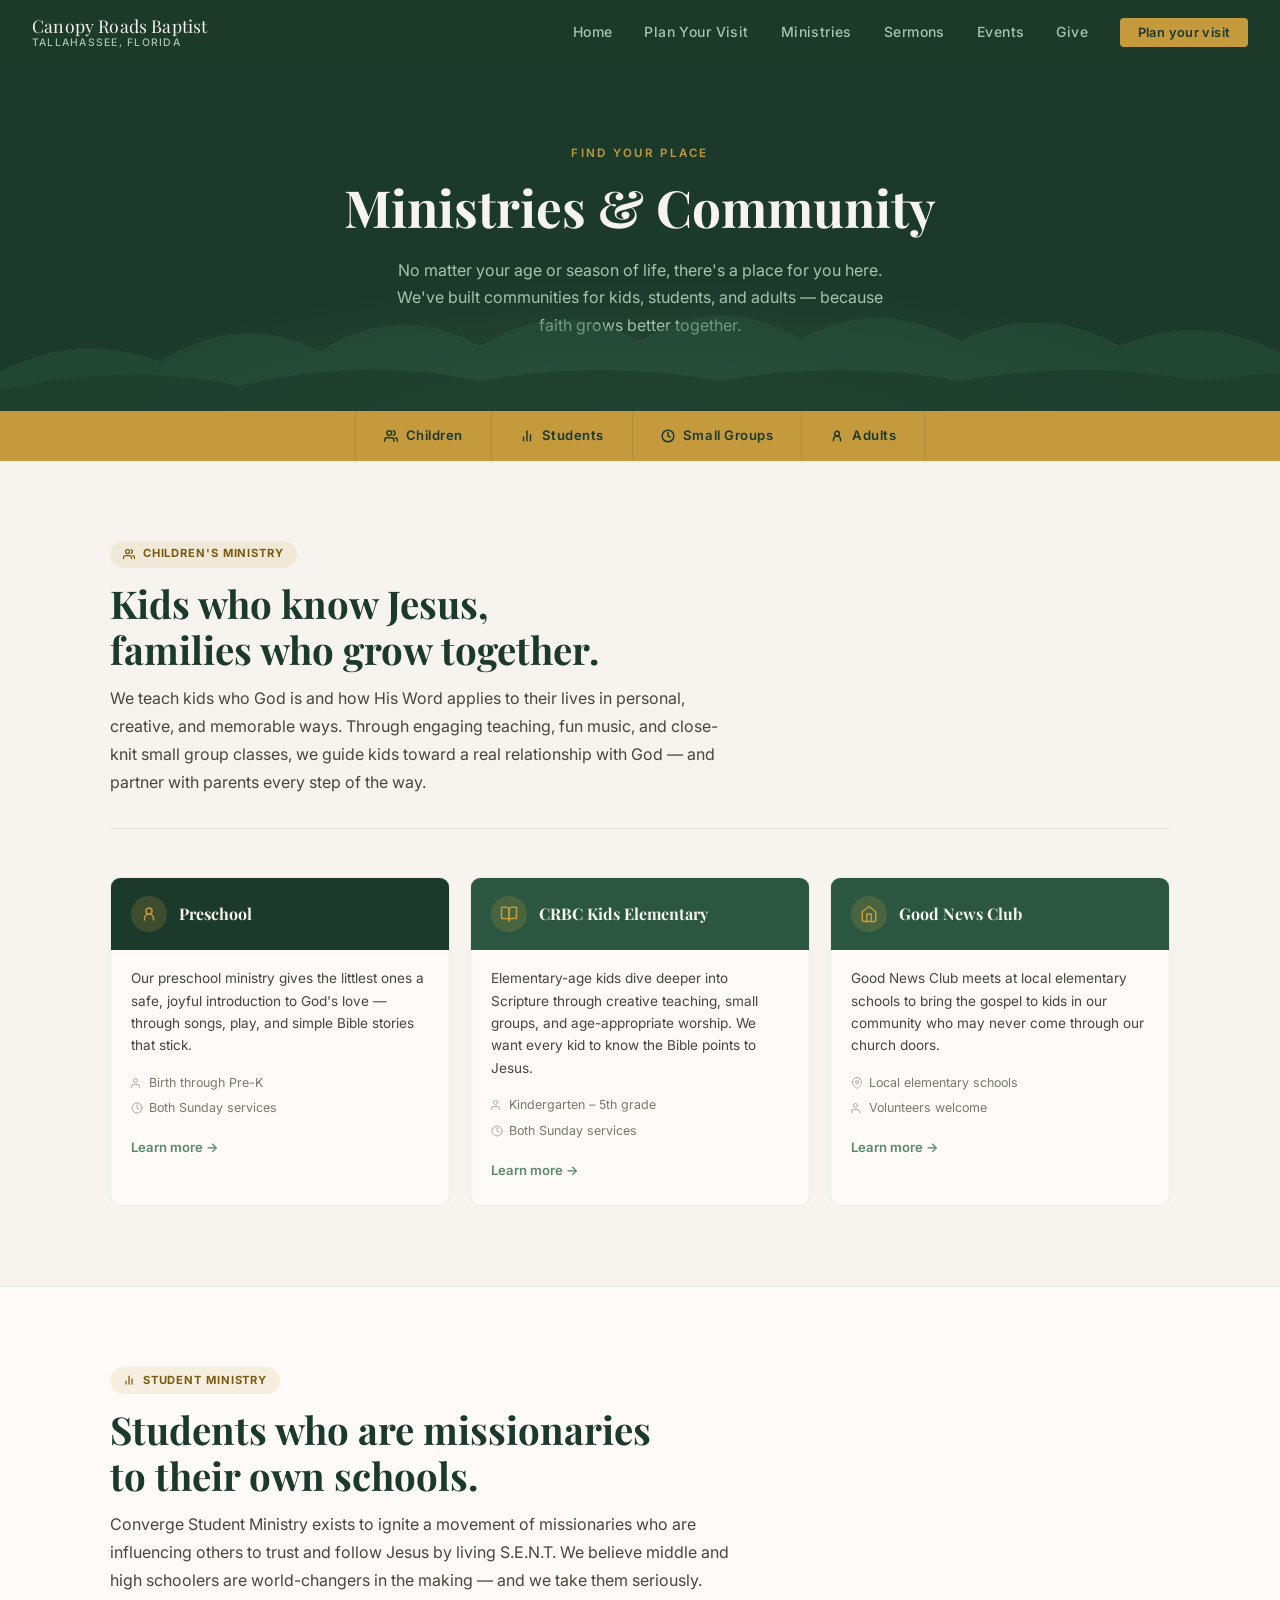
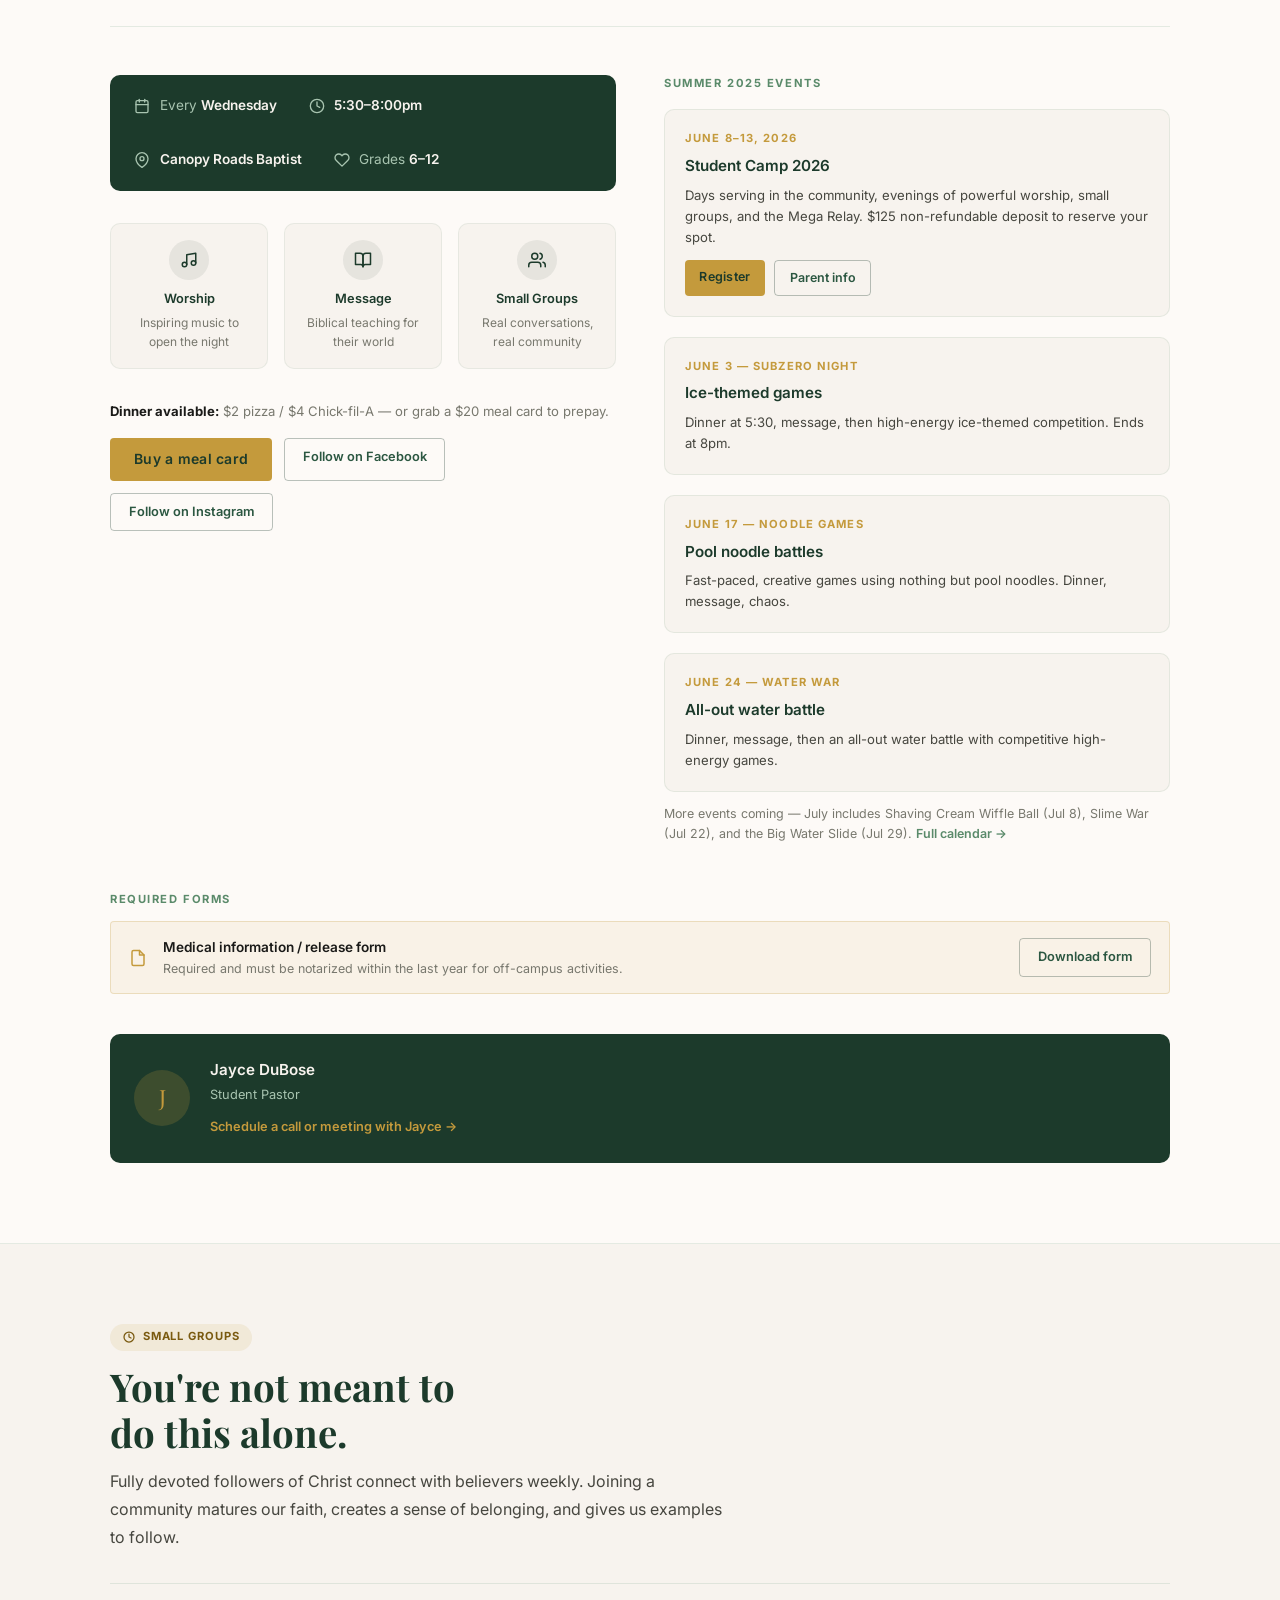
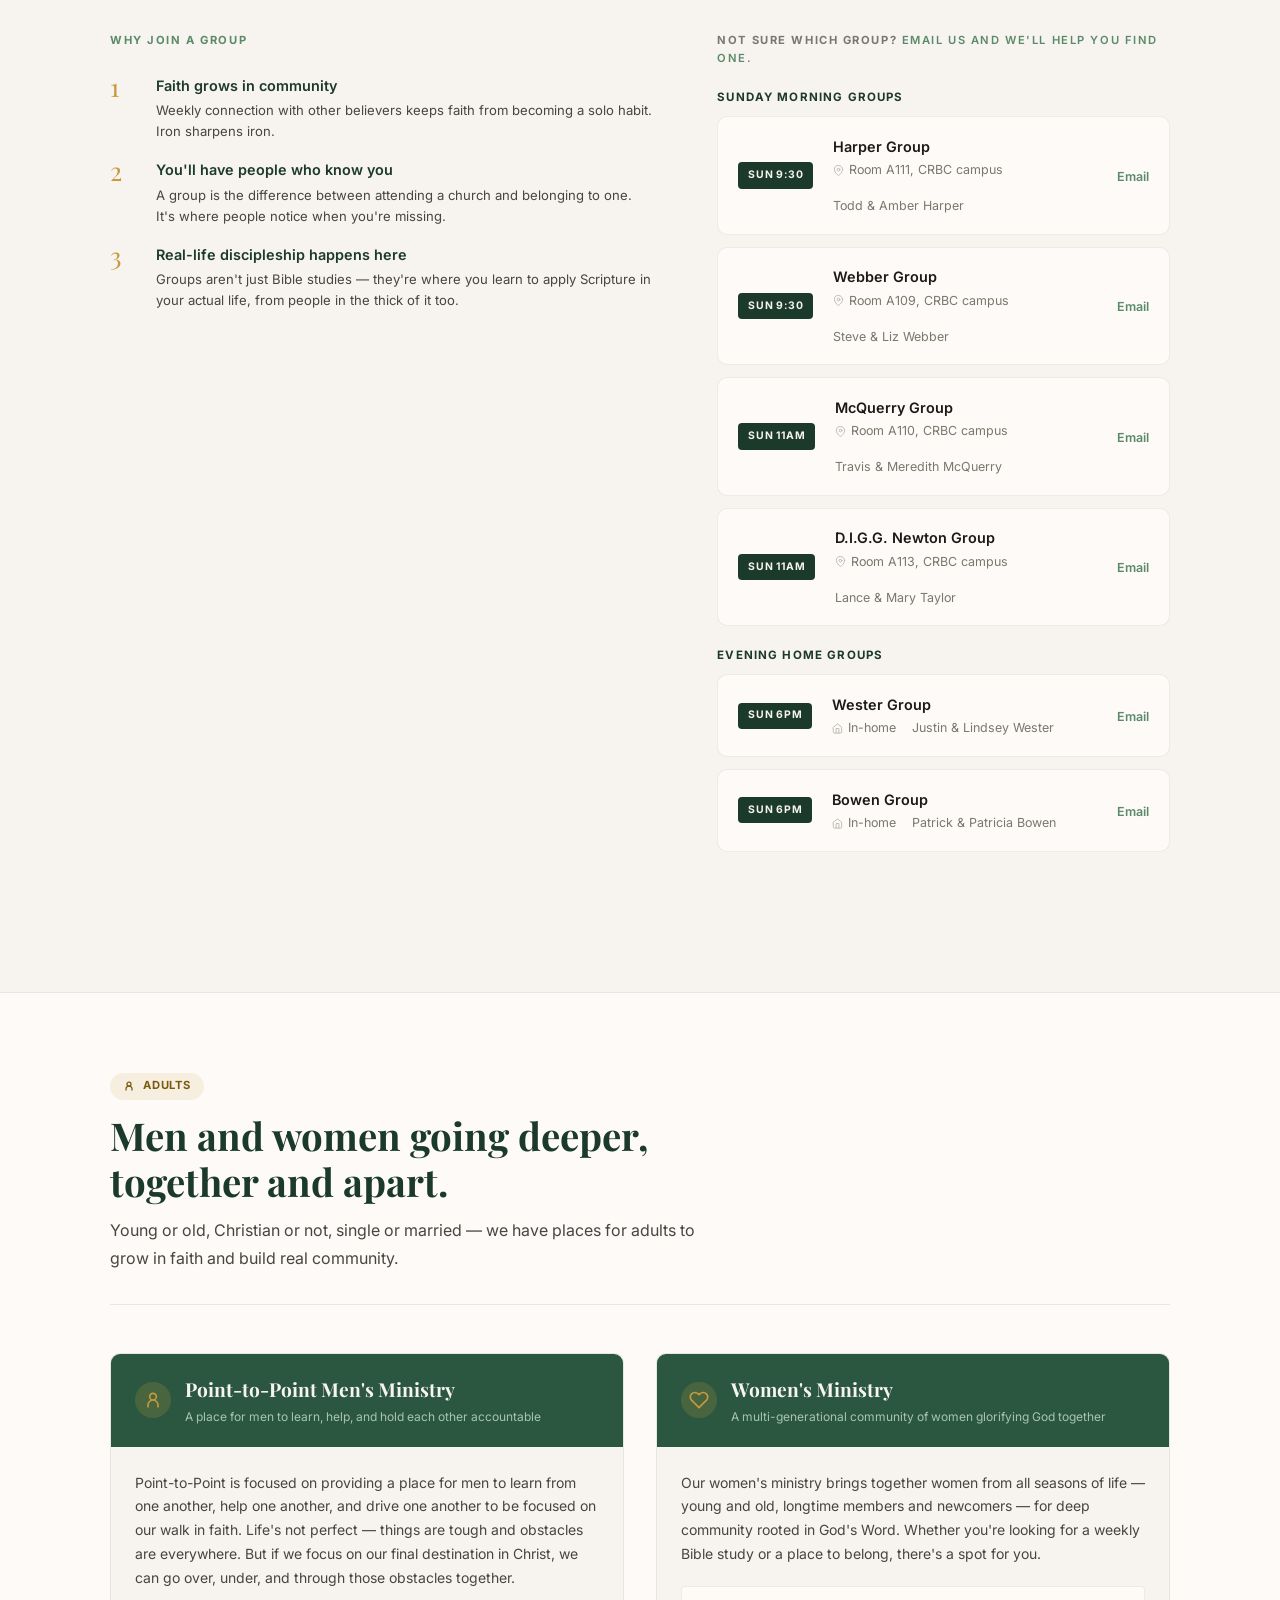
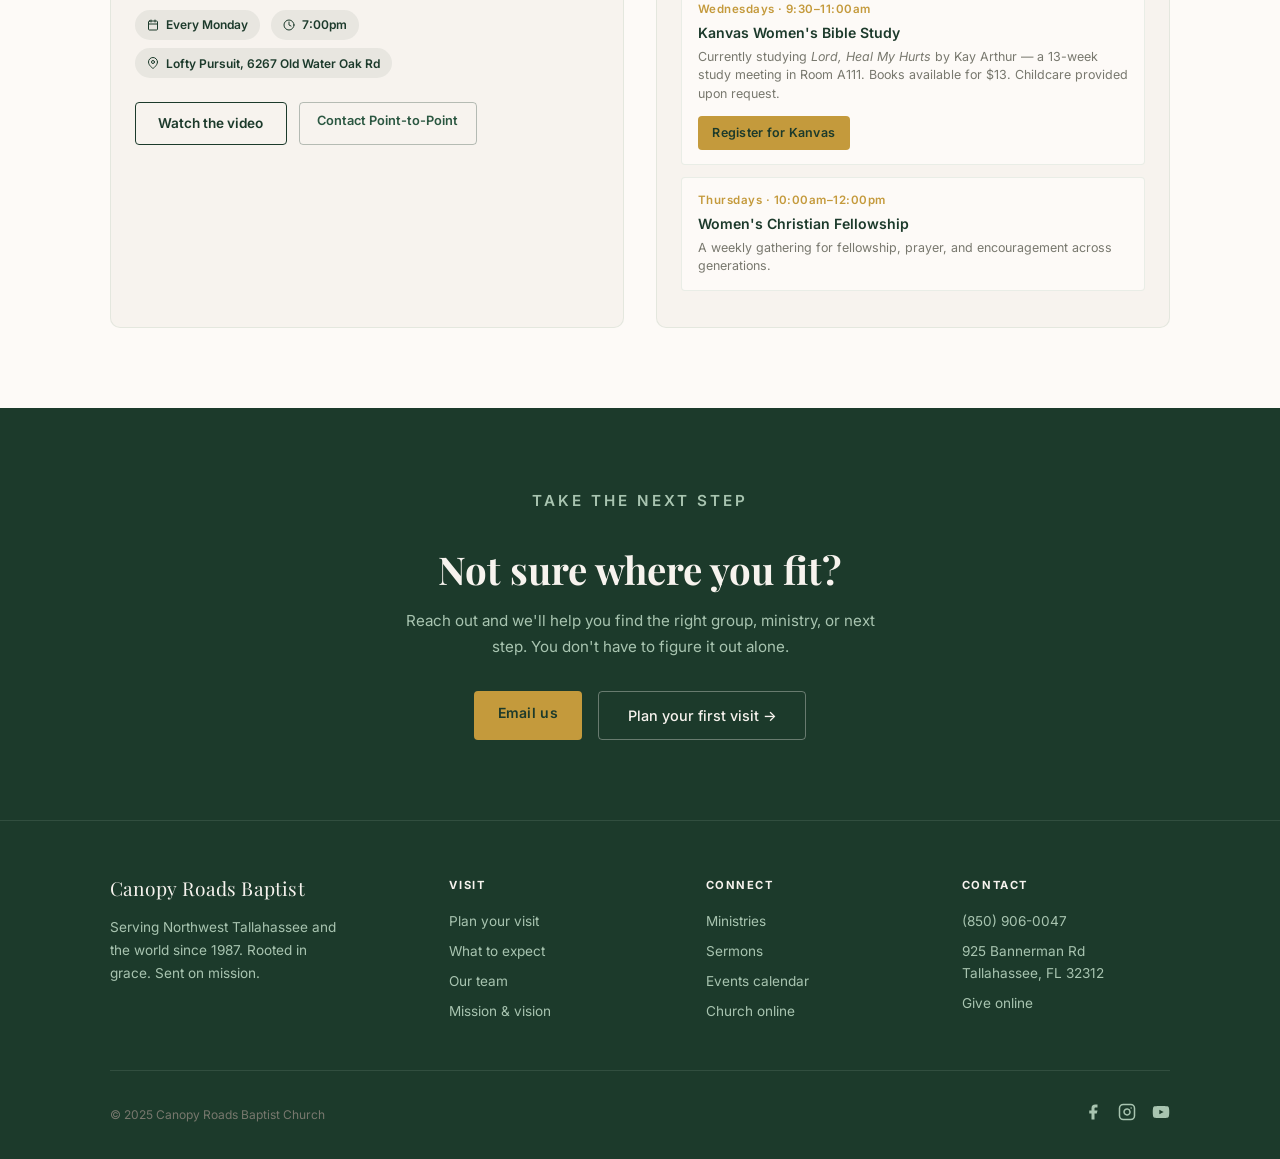
<file: connect.html>
<!DOCTYPE html>
<html lang="en">
<head>
<meta charset="UTF-8">
<meta name="viewport" content="width=device-width, initial-scale=1.0">
<title>Connect | Canopy Roads Baptist Church</title>
<meta name="description" content="Find your place at Canopy Roads. Ministries for every age and stage — children, students, adults, small groups, men's and women's ministry.">
<link rel="preconnect" href="https://fonts.googleapis.com">
<link rel="preconnect" href="https://fonts.gstatic.com" crossorigin>
<link href="https://fonts.googleapis.com/css2?family=Playfair+Display:wght@700&family=Inter:wght@400;500;600&display=swap" rel="stylesheet">
<link rel="stylesheet" href="styles.css">
</head>
<body class="page-connect">

<!-- NAV -->
<nav id="nav">
  <a href="index.html" class="nav-logo">
    Canopy Roads Baptist<span>Tallahassee, Florida</span>
  </a>
  <ul class="nav-links" id="navLinks">
    <li><a href="index.html">Home</a></li>
    <li><a href="visit.html">Plan Your Visit</a></li>
    <li><a href="connect.html" class="active">Ministries</a></li>
    <li><a href="media.html">Sermons</a></li>
    <li><a href="calendar.html">Events</a></li>
    <li><a href="give.html">Give</a></li>
    <li><a href="visit.html" class="nav-cta">Plan your visit</a></li>
  </ul>
  <button class="nav-toggle" id="navToggle" aria-label="Open menu" aria-expanded="false">
    <span></span><span></span><span></span>
  </button>
</nav>

<!-- PAGE HEADER -->
<header class="page-header">
  <svg class="page-header-canopy" viewBox="0 0 1440 120" preserveAspectRatio="xMidYMax slice" xmlns="http://www.w3.org/2000/svg" aria-hidden="true">
    <path d="M0,120 L0,80 Q80,40 160,70 Q240,20 320,60 Q400,10 480,55 Q560,5 640,50 Q720,0 800,48 Q880,5 960,50 Q1040,10 1120,55 Q1200,20 1280,62 Q1360,35 1440,65 L1440,120 Z" fill="rgba(43,87,65,0.4)"/>
    <path d="M0,120 L0,100 Q120,70 240,95 Q360,65 480,90 Q600,68 720,90 Q840,68 960,90 Q1080,68 1200,90 Q1320,72 1440,90 L1440,120 Z" fill="rgba(28,58,43,0.6)"/>
  </svg>
  <p class="page-eyebrow">Find your place</p>
  <h1 class="page-title">Ministries &amp; Community</h1>
  <p class="page-subtitle">No matter your age or season of life, there's a place for you here. We've built communities for kids, students, and adults — because faith grows better together.</p>
</header>

<!-- JUMP NAV -->
<nav class="jump-nav" aria-label="Section navigation">
  <div class="jump-nav-inner">
    <a href="#children">
      <svg width="14" height="14" viewBox="0 0 24 24" fill="none" stroke="currentColor" stroke-width="2.5" stroke-linecap="round" stroke-linejoin="round"><path d="M17 21v-2a4 4 0 0 0-4-4H5a4 4 0 0 0-4 4v2"/><circle cx="9" cy="7" r="4"/><path d="M23 21v-2a4 4 0 0 0-3-3.87"/><path d="M16 3.13a4 4 0 0 1 0 7.75"/></svg>
      Children
    </a>
    <a href="#students">
      <svg width="14" height="14" viewBox="0 0 24 24" fill="none" stroke="currentColor" stroke-width="2.5" stroke-linecap="round" stroke-linejoin="round"><path d="M18 20V10"/><path d="M12 20V4"/><path d="M6 20v-6"/></svg>
      Students
    </a>
    <a href="#groups">
      <svg width="14" height="14" viewBox="0 0 24 24" fill="none" stroke="currentColor" stroke-width="2.5" stroke-linecap="round" stroke-linejoin="round"><circle cx="12" cy="12" r="10"/><polyline points="12 6 12 12 16 14"/></svg>
      Small Groups
    </a>
    <a href="#adults">
      <svg width="14" height="14" viewBox="0 0 24 24" fill="none" stroke="currentColor" stroke-width="2.5" stroke-linecap="round" stroke-linejoin="round"><circle cx="12" cy="8" r="4"/><path d="M6 20v-2a6 6 0 0 1 12 0v2"/></svg>
      Adults
    </a>
  </div>
</nav>

<!-- ── CHILDREN ── -->
<section id="children">
  <div class="container">
    <div class="ministry-header">
      <div>
        <div class="ministry-badge">
          <svg width="12" height="12" viewBox="0 0 24 24" fill="none" stroke="currentColor" stroke-width="2.5" stroke-linecap="round" stroke-linejoin="round"><path d="M17 21v-2a4 4 0 0 0-4-4H5a4 4 0 0 0-4 4v2"/><circle cx="9" cy="7" r="4"/><path d="M23 21v-2a4 4 0 0 0-3-3.87"/><path d="M16 3.13a4 4 0 0 1 0 7.75"/></svg>
          Children's Ministry
        </div>
        <h2 class="section-title" style="margin-bottom:0.75rem;">Kids who know Jesus,<br>families who grow together.</h2>
        <p class="section-body" style="margin-bottom:0;">We teach kids who God is and how His Word applies to their lives in personal, creative, and memorable ways. Through engaging teaching, fun music, and close-knit small group classes, we guide kids toward a real relationship with God — and partner with parents every step of the way.</p>
      </div>
    </div>

    <div class="children-programs">

      <div class="program-card">
        <div class="program-card-head">
          <div class="program-icon">
            <svg width="18" height="18" viewBox="0 0 24 24" fill="none" stroke="#C49A3C" stroke-width="2" stroke-linecap="round" stroke-linejoin="round"><circle cx="12" cy="8" r="4"/><path d="M6 20v-2a6 6 0 0 1 12 0v2"/></svg>
          </div>
          <h3>Preschool</h3>
        </div>
        <div class="program-card-body">
          <p>Our preschool ministry gives the littlest ones a safe, joyful introduction to God's love — through songs, play, and simple Bible stories that stick.</p>
          <div class="program-detail">
            <svg width="12" height="12" viewBox="0 0 24 24" fill="none" stroke="currentColor" stroke-width="2" stroke-linecap="round" stroke-linejoin="round"><path d="M17 21v-2a4 4 0 0 0-4-4H5a4 4 0 0 0-4 4v2"/><circle cx="9" cy="7" r="4"/></svg>
            Birth through Pre-K
          </div>
          <div class="program-detail">
            <svg width="12" height="12" viewBox="0 0 24 24" fill="none" stroke="currentColor" stroke-width="2" stroke-linecap="round" stroke-linejoin="round"><circle cx="12" cy="12" r="10"/><polyline points="12 6 12 12 16 14"/></svg>
            Both Sunday services
          </div>
          <div style="margin-top:1rem;">
            <a href="canopy-kidz-preschool.html" class="link-arrow">Learn more →</a>
          </div>
        </div>
      </div>

      <div class="program-card">
        <div class="program-card-head" style="background:var(--forest-mid);">
          <div class="program-icon">
            <svg width="18" height="18" viewBox="0 0 24 24" fill="none" stroke="#C49A3C" stroke-width="2" stroke-linecap="round" stroke-linejoin="round"><path d="M2 3h6a4 4 0 0 1 4 4v14a3 3 0 0 0-3-3H2z"/><path d="M22 3h-6a4 4 0 0 0-4 4v14a3 3 0 0 1 3-3h7z"/></svg>
          </div>
          <h3>CRBC Kids Elementary</h3>
        </div>
        <div class="program-card-body">
          <p>Elementary-age kids dive deeper into Scripture through creative teaching, small groups, and age-appropriate worship. We want every kid to know the Bible points to Jesus.</p>
          <div class="program-detail">
            <svg width="12" height="12" viewBox="0 0 24 24" fill="none" stroke="currentColor" stroke-width="2" stroke-linecap="round" stroke-linejoin="round"><path d="M17 21v-2a4 4 0 0 0-4-4H5a4 4 0 0 0-4 4v2"/><circle cx="9" cy="7" r="4"/></svg>
            Kindergarten – 5th grade
          </div>
          <div class="program-detail">
            <svg width="12" height="12" viewBox="0 0 24 24" fill="none" stroke="currentColor" stroke-width="2" stroke-linecap="round" stroke-linejoin="round"><circle cx="12" cy="12" r="10"/><polyline points="12 6 12 12 16 14"/></svg>
            Both Sunday services
          </div>
          <div style="margin-top:1rem;">
            <a href="canopy-kidz-elementary.html" class="link-arrow">Learn more →</a>
          </div>
        </div>
      </div>

      <div class="program-card">
        <div class="program-card-head" style="background:#2B5741;">
          <div class="program-icon">
            <svg width="18" height="18" viewBox="0 0 24 24" fill="none" stroke="#C49A3C" stroke-width="2" stroke-linecap="round" stroke-linejoin="round"><path d="M3 9l9-7 9 7v11a2 2 0 0 1-2 2H5a2 2 0 0 1-2-2z"/><polyline points="9 22 9 12 15 12 15 22"/></svg>
          </div>
          <h3>Good News Club</h3>
        </div>
        <div class="program-card-body">
          <p>Good News Club meets at local elementary schools to bring the gospel to kids in our community who may never come through our church doors.</p>
          <div class="program-detail">
            <svg width="12" height="12" viewBox="0 0 24 24" fill="none" stroke="currentColor" stroke-width="2" stroke-linecap="round" stroke-linejoin="round"><path d="M21 10c0 7-9 13-9 13s-9-6-9-13a9 9 0 0 1 18 0z"/><circle cx="12" cy="10" r="3"/></svg>
            Local elementary schools
          </div>
          <div class="program-detail">
            <svg width="12" height="12" viewBox="0 0 24 24" fill="none" stroke="currentColor" stroke-width="2" stroke-linecap="round" stroke-linejoin="round"><path d="M17 21v-2a4 4 0 0 0-4-4H5a4 4 0 0 0-4 4v2"/><circle cx="9" cy="7" r="4"/></svg>
            Volunteers welcome
          </div>
          <div style="margin-top:1rem;">
            <a href="good-news-club.html" class="link-arrow">Learn more →</a>
          </div>
        </div>
      </div>

      <div class="program-card" hidden style="border: 2px solid var(--gold);">
        <div class="program-card-head" style="background:var(--gold);">
          <div class="program-icon" style="background:rgba(28,58,43,0.15);">
            <svg width="18" height="18" viewBox="0 0 24 24" fill="none" stroke="#1C3A2B" stroke-width="2" stroke-linecap="round" stroke-linejoin="round"><path d="M12 2l3.09 6.26L22 9.27l-5 4.87 1.18 6.88L12 17.77l-6.18 3.25L7 14.14 2 9.27l6.91-1.01L12 2z"/></svg>
          </div>
          <h3 style="color:var(--forest);">VBS 2026</h3>
        </div>
        <div class="program-card-body">
          <p>Vacation Bible School is one of the highlights of the summer. Kids experience high-energy worship, Bible teaching, crafts, games, and community — all in one week.</p>
          <div class="program-detail" style="color:var(--text-dark); font-weight:500;">
            <svg width="12" height="12" viewBox="0 0 24 24" fill="none" stroke="currentColor" stroke-width="2" stroke-linecap="round" stroke-linejoin="round"><rect x="3" y="4" width="18" height="18" rx="2" ry="2"/><line x1="16" y1="2" x2="16" y2="6"/><line x1="8" y1="2" x2="8" y2="6"/><line x1="3" y1="10" x2="21" y2="10"/></svg>
            Summer 2026 — dates coming soon
          </div>
          <div style="margin-top:1rem;">
            <a href="https://www.canopyroads.org/connect/vbs-2026" class="btn-primary" style="font-size:0.8rem; padding:0.5rem 1.1rem;">Register for VBS →</a>
          </div>
        </div>
      </div>

    </div>
  </div>
</section>

<div class="section-divider"></div>

<!-- ── STUDENTS ── -->
<section id="students">
  <div class="container">
    <div class="ministry-header">
      <div>
        <div class="ministry-badge">
          <svg width="12" height="12" viewBox="0 0 24 24" fill="none" stroke="currentColor" stroke-width="2.5" stroke-linecap="round" stroke-linejoin="round"><path d="M18 20V10"/><path d="M12 20V4"/><path d="M6 20v-6"/></svg>
          Student Ministry
        </div>
        <h2 class="section-title" style="margin-bottom:0.75rem;">Students who are missionaries<br>to their own schools.</h2>
        <p class="section-body" style="margin-bottom:0;">Converge Student Ministry exists to ignite a movement of missionaries who are influencing others to trust and follow Jesus by living S.E.N.T. We believe middle and high schoolers are world-changers in the making — and we take them seriously.</p>
      </div>
    </div>

    <div class="converge-hero">
      <div>
        <div class="converge-info-bar">
          <div class="converge-info-item">
            <svg width="16" height="16" viewBox="0 0 24 24" fill="none" stroke="currentColor" stroke-width="2" stroke-linecap="round" stroke-linejoin="round"><rect x="3" y="4" width="18" height="18" rx="2" ry="2"/><line x1="16" y1="2" x2="16" y2="6"/><line x1="8" y1="2" x2="8" y2="6"/><line x1="3" y1="10" x2="21" y2="10"/></svg>
            <span>Every <strong>Wednesday</strong></span>
          </div>
          <div class="converge-info-item">
            <svg width="16" height="16" viewBox="0 0 24 24" fill="none" stroke="currentColor" stroke-width="2" stroke-linecap="round" stroke-linejoin="round"><circle cx="12" cy="12" r="10"/><polyline points="12 6 12 12 16 14"/></svg>
            <span><strong>5:30–8:00pm</strong></span>
          </div>
          <div class="converge-info-item">
            <svg width="16" height="16" viewBox="0 0 24 24" fill="none" stroke="currentColor" stroke-width="2" stroke-linecap="round" stroke-linejoin="round"><path d="M21 10c0 7-9 13-9 13s-9-6-9-13a9 9 0 0 1 18 0z"/><circle cx="12" cy="10" r="3"/></svg>
            <span><strong>Canopy Roads Baptist</strong></span>
          </div>
          <div class="converge-info-item">
            <svg width="16" height="16" viewBox="0 0 24 24" fill="none" stroke="currentColor" stroke-width="2" stroke-linecap="round" stroke-linejoin="round"><path d="M20.84 4.61a5.5 5.5 0 0 0-7.78 0L12 5.67l-1.06-1.06a5.5 5.5 0 0 0-7.78 7.78l1.06 1.06L12 21.23l7.78-7.78 1.06-1.06a5.5 5.5 0 0 0 0-7.78z"/></svg>
            <span>Grades <strong>6–12</strong></span>
          </div>
        </div>

        <div class="converge-what">
          <div class="converge-feature">
            <div class="icon-circle">
              <svg width="18" height="18" viewBox="0 0 24 24" fill="none" stroke="#1C3A2B" stroke-width="2" stroke-linecap="round" stroke-linejoin="round"><path d="M9 18V5l12-2v13"/><circle cx="6" cy="18" r="3"/><circle cx="18" cy="16" r="3"/></svg>
            </div>
            <h4>Worship</h4>
            <p>Inspiring music to open the night</p>
          </div>
          <div class="converge-feature">
            <div class="icon-circle">
              <svg width="18" height="18" viewBox="0 0 24 24" fill="none" stroke="#1C3A2B" stroke-width="2" stroke-linecap="round" stroke-linejoin="round"><path d="M2 3h6a4 4 0 0 1 4 4v14a3 3 0 0 0-3-3H2z"/><path d="M22 3h-6a4 4 0 0 0-4 4v14a3 3 0 0 1 3-3h7z"/></svg>
            </div>
            <h4>Message</h4>
            <p>Biblical teaching for their world</p>
          </div>
          <div class="converge-feature">
            <div class="icon-circle">
              <svg width="18" height="18" viewBox="0 0 24 24" fill="none" stroke="#1C3A2B" stroke-width="2" stroke-linecap="round" stroke-linejoin="round"><path d="M17 21v-2a4 4 0 0 0-4-4H5a4 4 0 0 0-4 4v2"/><circle cx="9" cy="7" r="4"/><path d="M23 21v-2a4 4 0 0 0-3-3.87"/><path d="M16 3.13a4 4 0 0 1 0 7.75"/></svg>
            </div>
            <h4>Small Groups</h4>
            <p>Real conversations, real community</p>
          </div>
        </div>

        <p style="font-size:0.82rem; color:var(--text-muted); margin-bottom:1rem;">
          <strong style="color:var(--text-dark);">Dinner available:</strong> $2 pizza / $4 Chick-fil-A — or grab a $20 meal card to prepay.
        </p>

        <div style="display:flex; gap:0.75rem; flex-wrap:wrap;">
          <a href="https://canopyroads.tpsdb.com/OnlineReg/1469" class="btn-primary" target="_blank" rel="noopener">Buy a meal card</a>
          <a href="https://www.facebook.com/CanopyRoadsStudentMinistry" class="btn-ghost-sm" target="_blank" rel="noopener">Follow on Facebook</a>
          <a href="https://www.instagram.com/overflow.sm/" class="btn-ghost-sm" target="_blank" rel="noopener">Follow on Instagram</a>
        </div>
      </div>

      <div>
        <p style="font-size:0.7rem; font-weight:700; letter-spacing:0.14em; text-transform:uppercase; color:var(--sage); margin-bottom:1rem;">Summer 2025 events</p>
        <div class="events-grid" style="grid-template-columns:1fr;">

          <div class="event-card">
            <div class="event-card-date">June 8–13, 2026</div>
            <h4>Student Camp 2026</h4>
            <p>Days serving in the community, evenings of powerful worship, small groups, and the Mega Relay. $125 non-refundable deposit to reserve your spot.</p>
            <div style="margin-top:0.75rem; display:flex; gap:0.6rem; flex-wrap:wrap;">
              <a href="https://canopyroads.tpsdb.com/OnlineReg/1541" class="btn-primary" style="font-size:0.78rem; padding:0.45rem 0.9rem;" target="_blank" rel="noopener">Register</a>
              <a href="https://docs.google.com/document/d/1mKbZAtKiCB759cNZCTnureHbZlvx8jtOrfbup3XiNs/edit" class="btn-ghost-sm" style="font-size:0.78rem; padding:0.45rem 0.9rem;" target="_blank" rel="noopener">Parent info</a>
            </div>
          </div>

          <div class="event-card">
            <div class="event-card-date">June 3 — Subzero Night</div>
            <h4>Ice-themed games</h4>
            <p>Dinner at 5:30, message, then high-energy ice-themed competition. Ends at 8pm.</p>
          </div>

          <div class="event-card">
            <div class="event-card-date">June 17 — Noodle Games</div>
            <h4>Pool noodle battles</h4>
            <p>Fast-paced, creative games using nothing but pool noodles. Dinner, message, chaos.</p>
          </div>

          <div class="event-card">
            <div class="event-card-date">June 24 — Water War</div>
            <h4>All-out water battle</h4>
            <p>Dinner, message, then an all-out water battle with competitive high-energy games.</p>
          </div>

        </div>

        <p style="margin-top:0.75rem; font-size:0.78rem; color:var(--text-muted);">
          More events coming — July includes Shaving Cream Wiffle Ball (Jul 8), Slime War (Jul 22), and the Big Water Slide (Jul 29).
          <a href="calendar.html" style="color:var(--sage); font-weight:600; text-decoration:none;"> Full calendar →</a>
        </p>
      </div>
    </div>

    <div style="margin-bottom:1.5rem;">
      <p style="font-size:0.7rem; font-weight:700; letter-spacing:0.14em; text-transform:uppercase; color:var(--sage); margin-bottom:0.75rem;">Required forms</p>
      <div style="background:rgba(196,154,60,0.08); border:1px solid rgba(196,154,60,0.25); border-radius:var(--radius); padding:0.9rem 1.1rem; display:flex; align-items:center; gap:1rem; flex-wrap:wrap;">
        <svg width="18" height="18" viewBox="0 0 24 24" fill="none" stroke="#C49A3C" stroke-width="2" stroke-linecap="round" stroke-linejoin="round"><path d="M14 2H6a2 2 0 0 0-2 2v16a2 2 0 0 0 2 2h12a2 2 0 0 0 2-2V8z"/><polyline points="14 2 14 8 20 8"/></svg>
        <div>
          <div style="font-size:0.85rem; font-weight:600; color:var(--text-dark);">Medical information / release form</div>
          <div style="font-size:0.78rem; color:var(--text-muted);">Required and must be notarized within the last year for off-campus activities.</div>
        </div>
        <a href="https://s3.amazonaws.com/media.cloversites.com/ee/eeaffc28-d596-470d-86d4-36461e8318a1/documents/Activity_Consent_Medical_Release.pdf" class="btn-ghost-sm" target="_blank" rel="noopener" style="margin-left:auto;">Download form</a>
      </div>
    </div>

    <div class="student-pastor">
      <div class="pastor-avatar">J</div>
      <div class="pastor-info">
        <h4>Jayce DuBose</h4>
        <p>Student Pastor</p>
        <a href="https://calendar.app.google/VBvuqShyRBcSXc4D9" target="_blank" rel="noopener">Schedule a call or meeting with Jayce →</a>
      </div>
    </div>
  </div>
</section>

<div class="section-divider"></div>

<!-- ── SMALL GROUPS ── -->
<section id="groups">
  <div class="container">
    <div class="ministry-header">
      <div>
        <div class="ministry-badge">
          <svg width="12" height="12" viewBox="0 0 24 24" fill="none" stroke="currentColor" stroke-width="2.5" stroke-linecap="round" stroke-linejoin="round"><circle cx="12" cy="12" r="10"/><polyline points="12 6 12 12 16 14"/></svg>
          Small Groups
        </div>
        <h2 class="section-title" style="margin-bottom:0.75rem;">You're not meant to<br>do this alone.</h2>
        <p class="section-body" style="margin-bottom:0;">Fully devoted followers of Christ connect with believers weekly. Joining a community matures our faith, creates a sense of belonging, and gives us examples to follow.</p>
      </div>
    </div>

    <div class="groups-intro-grid">
      <div>
        <p style="font-size:0.7rem; font-weight:700; letter-spacing:0.14em; text-transform:uppercase; color:var(--sage); margin-bottom:1.5rem;">Why join a group</p>
        <div class="groups-why">
          <div class="why-item">
            <div class="why-num">1</div>
            <div>
              <h4>Faith grows in community</h4>
              <p>Weekly connection with other believers keeps faith from becoming a solo habit. Iron sharpens iron.</p>
            </div>
          </div>
          <div class="why-item">
            <div class="why-num">2</div>
            <div>
              <h4>You'll have people who know you</h4>
              <p>A group is the difference between attending a church and belonging to one. It's where people notice when you're missing.</p>
            </div>
          </div>
          <div class="why-item">
            <div class="why-num">3</div>
            <div>
              <h4>Real-life discipleship happens here</h4>
              <p>Groups aren't just Bible studies — they're where you learn to apply Scripture in your actual life, from people in the thick of it too.</p>
            </div>
          </div>
        </div>
      </div>

      <div>
        <p style="font-size:0.7rem; font-weight:700; letter-spacing:0.14em; text-transform:uppercase; color:var(--text-muted); margin-bottom:1.25rem;">Not sure which group? <a href="mailto:info@canopyroads.org" style="color:var(--sage); font-weight:600; text-decoration:none;">Email us and we'll help you find one.</a></p>

        <!-- Sunday Groups -->
        <p style="font-size:0.72rem; font-weight:700; letter-spacing:0.1em; text-transform:uppercase; color:var(--forest); margin-bottom:0.6rem; margin-top:0.5rem;">Sunday morning groups</p>

        <div class="group-row">
          <span class="group-day-badge">Sun 9:30</span>
          <div class="group-info">
            <div class="group-name">Harper Group</div>
            <div class="group-detail">
              <span><svg width="11" height="11" viewBox="0 0 24 24" fill="none" stroke="currentColor" stroke-width="2" stroke-linecap="round" stroke-linejoin="round"><path d="M21 10c0 7-9 13-9 13s-9-6-9-13a9 9 0 0 1 18 0z"/><circle cx="12" cy="10" r="3"/></svg>Room A111, CRBC campus</span>
              <span>Todd &amp; Amber Harper</span>
            </div>
          </div>
          <div class="group-contact"><a href="mailto:riverotter1@hotmail.com">Email</a></div>
        </div>

        <div class="group-row">
          <span class="group-day-badge">Sun 9:30</span>
          <div class="group-info">
            <div class="group-name">Webber Group</div>
            <div class="group-detail">
              <span><svg width="11" height="11" viewBox="0 0 24 24" fill="none" stroke="currentColor" stroke-width="2" stroke-linecap="round" stroke-linejoin="round"><path d="M21 10c0 7-9 13-9 13s-9-6-9-13a9 9 0 0 1 18 0z"/><circle cx="12" cy="10" r="3"/></svg>Room A109, CRBC campus</span>
              <span>Steve &amp; Liz Webber</span>
            </div>
          </div>
          <div class="group-contact"><a href="mailto:stevenbwebber@gmail.com">Email</a></div>
        </div>

        <div class="group-row">
          <span class="group-day-badge">Sun 11am</span>
          <div class="group-info">
            <div class="group-name">McQuerry Group</div>
            <div class="group-detail">
              <span><svg width="11" height="11" viewBox="0 0 24 24" fill="none" stroke="currentColor" stroke-width="2" stroke-linecap="round" stroke-linejoin="round"><path d="M21 10c0 7-9 13-9 13s-9-6-9-13a9 9 0 0 1 18 0z"/><circle cx="12" cy="10" r="3"/></svg>Room A110, CRBC campus</span>
              <span>Travis &amp; Meredith McQuerry</span>
            </div>
          </div>
          <div class="group-contact"><a href="mailto:travis.mcquerry@me.com">Email</a></div>
        </div>

        <div class="group-row">
          <span class="group-day-badge">Sun 11am</span>
          <div class="group-info">
            <div class="group-name">D.I.G.G. Newton Group</div>
            <div class="group-detail">
              <span><svg width="11" height="11" viewBox="0 0 24 24" fill="none" stroke="currentColor" stroke-width="2" stroke-linecap="round" stroke-linejoin="round"><path d="M21 10c0 7-9 13-9 13s-9-6-9-13a9 9 0 0 1 18 0z"/><circle cx="12" cy="10" r="3"/></svg>Room A113, CRBC campus</span>
              <span>Lance &amp; Mary Taylor</span>
            </div>
          </div>
          <div class="group-contact"><a href="mailto:papalancet@gmail.com">Email</a></div>
        </div>

        <p style="font-size:0.72rem; font-weight:700; letter-spacing:0.1em; text-transform:uppercase; color:var(--forest); margin-bottom:0.6rem; margin-top:1.25rem;">Evening home groups</p>

        <div class="group-row">
          <span class="group-day-badge">Sun 6pm</span>
          <div class="group-info">
            <div class="group-name">Wester Group</div>
            <div class="group-detail">
              <span><svg width="11" height="11" viewBox="0 0 24 24" fill="none" stroke="currentColor" stroke-width="2" stroke-linecap="round" stroke-linejoin="round"><path d="M3 9l9-7 9 7v11a2 2 0 0 1-2 2H5a2 2 0 0 1-2-2z"/><polyline points="9 22 9 12 15 12 15 22"/></svg>In-home</span>
              <span>Justin &amp; Lindsey Wester</span>
            </div>
          </div>
          <div class="group-contact"><a href="mailto:info@canopyroads.org">Email</a></div>
        </div>

        <div class="group-row">
          <span class="group-day-badge">Sun 6pm</span>
          <div class="group-info">
            <div class="group-name">Bowen Group</div>
            <div class="group-detail">
              <span><svg width="11" height="11" viewBox="0 0 24 24" fill="none" stroke="currentColor" stroke-width="2" stroke-linecap="round" stroke-linejoin="round"><path d="M3 9l9-7 9 7v11a2 2 0 0 1-2 2H5a2 2 0 0 1-2-2z"/><polyline points="9 22 9 12 15 12 15 22"/></svg>In-home</span>
              <span>Patrick &amp; Patricia Bowen</span>
            </div>
          </div>
          <div class="group-contact"><a href="mailto:patriciabowen@aol.com">Email</a></div>
        </div>

      </div>
    </div>
  </div>
</section>

<div class="section-divider"></div>

<!-- ── ADULTS ── -->
<section id="adults">
  <div class="container">
    <div class="ministry-header">
      <div>
        <div class="ministry-badge">
          <svg width="12" height="12" viewBox="0 0 24 24" fill="none" stroke="currentColor" stroke-width="2.5" stroke-linecap="round" stroke-linejoin="round"><circle cx="12" cy="8" r="4"/><path d="M6 20v-2a6 6 0 0 1 12 0v2"/></svg>
          Adults
        </div>
        <h2 class="section-title" style="margin-bottom:0.75rem;">Men and women going deeper,<br>together and apart.</h2>
        <p class="section-body" style="margin-bottom:0;">Young or old, Christian or not, single or married — we have places for adults to grow in faith and build real community.</p>
      </div>
    </div>

    <div class="adults-grid">

      <!-- Men's Ministry -->
      <div class="ministry-panel">
        <div class="ministry-panel-head">
          <div class="program-icon">
            <svg width="20" height="20" viewBox="0 0 24 24" fill="none" stroke="#C49A3C" stroke-width="2" stroke-linecap="round" stroke-linejoin="round"><circle cx="12" cy="8" r="4"/><path d="M6 20v-2a6 6 0 0 1 12 0v2"/></svg>
          </div>
          <div>
            <h3>Point-to-Point Men's Ministry</h3>
            <p>A place for men to learn, help, and hold each other accountable</p>
          </div>
        </div>
        <div class="ministry-panel-body">
          <p>Point-to-Point is focused on providing a place for men to learn from one another, help one another, and drive one another to be focused on our walk in faith. Life's not perfect — things are tough and obstacles are everywhere. But if we focus on our final destination in Christ, we can go over, under, and through those obstacles together.</p>
          <div style="margin-bottom:1rem;">
            <span class="detail-pill">
              <svg width="12" height="12" viewBox="0 0 24 24" fill="none" stroke="currentColor" stroke-width="2" stroke-linecap="round" stroke-linejoin="round"><rect x="3" y="4" width="18" height="18" rx="2" ry="2"/><line x1="16" y1="2" x2="16" y2="6"/><line x1="8" y1="2" x2="8" y2="6"/><line x1="3" y1="10" x2="21" y2="10"/></svg>
              Every Monday
            </span>
            <span class="detail-pill">
              <svg width="12" height="12" viewBox="0 0 24 24" fill="none" stroke="currentColor" stroke-width="2" stroke-linecap="round" stroke-linejoin="round"><circle cx="12" cy="12" r="10"/><polyline points="12 6 12 12 16 14"/></svg>
              7:00pm
            </span>
            <span class="detail-pill">
              <svg width="12" height="12" viewBox="0 0 24 24" fill="none" stroke="currentColor" stroke-width="2" stroke-linecap="round" stroke-linejoin="round"><path d="M21 10c0 7-9 13-9 13s-9-6-9-13a9 9 0 0 1 18 0z"/><circle cx="12" cy="10" r="3"/></svg>
              Lofty Pursuit, 6267 Old Water Oak Rd
            </span>
          </div>
          <div style="display:flex; gap:0.75rem; flex-wrap:wrap;">
            <a href="https://www.youtube.com/embed/8v-4b8OAGoI" class="btn-outline" target="_blank" rel="noopener">Watch the video</a>
            <a href="mailto:Konrad.Jonathan@gmail.com" class="btn-ghost-sm">Contact Point-to-Point</a>
          </div>
        </div>
      </div>

      <!-- Women's Ministry -->
      <div class="ministry-panel">
        <div class="ministry-panel-head">
          <div class="program-icon">
            <svg width="20" height="20" viewBox="0 0 24 24" fill="none" stroke="#C49A3C" stroke-width="2" stroke-linecap="round" stroke-linejoin="round"><path d="M20.84 4.61a5.5 5.5 0 0 0-7.78 0L12 5.67l-1.06-1.06a5.5 5.5 0 0 0-7.78 7.78l1.06 1.06L12 21.23l7.78-7.78 1.06-1.06a5.5 5.5 0 0 0 0-7.78z"/></svg>
          </div>
          <div>
            <h3>Women's Ministry</h3>
            <p>A multi-generational community of women glorifying God together</p>
          </div>
        </div>
        <div class="ministry-panel-body">
          <p>Our women's ministry brings together women from all seasons of life — young and old, longtime members and newcomers — for deep community rooted in God's Word. Whether you're looking for a weekly Bible study or a place to belong, there's a spot for you.</p>

          <div class="study-item">
            <div class="study-time">Wednesdays · 9:30–11:00am</div>
            <h4>Kanvas Women's Bible Study</h4>
            <p>Currently studying <em>Lord, Heal My Hurts</em> by Kay Arthur — a 13-week study meeting in Room A111. Books available for $13. Childcare provided upon request.</p>
            <div style="margin-top:0.75rem;">
              <a href="https://canopyroads.tpsdb.com/OnlineReg/1475" class="btn-primary" style="font-size:0.78rem; padding:0.45rem 0.9rem;" target="_blank" rel="noopener">Register for Kanvas</a>
            </div>
          </div>

          <div class="study-item">
            <div class="study-time">Thursdays · 10:00am–12:00pm</div>
            <h4>Women's Christian Fellowship</h4>
            <p>A weekly gathering for fellowship, prayer, and encouragement across generations.</p>
          </div>
        </div>
      </div>

    </div>
  </div>
</section>

<!-- CTA -->
<section class="cta-section">
  <div class="container">
    <p class="page-eyebrow">Take the next step</p>
    <h2 class="section-title" style="color:var(--cream); margin-bottom:1rem;">Not sure where you fit?</h2>
    <p style="color:var(--sage-light); font-size:0.95rem; max-width:480px; margin:0 auto 2rem; line-height:1.7;">Reach out and we'll help you find the right group, ministry, or next step. You don't have to figure it out alone.</p>
    <div class="cta-actions">
      <a href="mailto:info@canopyroads.org" class="btn-primary">Email us</a>
      <a href="visit.html" class="btn-cta-ghost">Plan your first visit →</a>
    </div>
  </div>
</section>

<!-- FOOTER -->
<footer>
  <div class="footer-grid">
    <div class="footer-brand">
      <a href="index.html" class="nav-logo" style="font-size:1.2rem;">Canopy Roads Baptist</a>
      <p>Serving Northwest Tallahassee and the world since 1987. Rooted in grace. Sent on mission.</p>
    </div>
    <div class="footer-col">
      <h4>Visit</h4>
      <a href="visit.html">Plan your visit</a>
      <a href="visit.html#what-to-expect">What to expect</a>
      <a href="team.html">Our team</a>
      <a href="mission.html">Mission &amp; vision</a>
    </div>
    <div class="footer-col">
      <h4>Connect</h4>
      <a href="connect.html">Ministries</a>
      <a href="media.html">Sermons</a>
      <a href="calendar.html">Events calendar</a>
      <a href="http://canopyroads.online.church" target="_blank" rel="noopener">Church online</a>
    </div>
    <div class="footer-col">
      <h4>Contact</h4>
      <a href="tel:8509060047">(850) 906-0047</a>
      <a href="https://maps.google.com/?q=925+Bannerman+Rd+Tallahassee+FL+32312" target="_blank" rel="noopener">925 Bannerman Rd<br>Tallahassee, FL 32312</a>
      <a href="give.html">Give online</a>
    </div>
  </div>
  <div class="footer-bottom">
    <span>© 2025 Canopy Roads Baptist Church</span>
    <div class="social-links">
      <a href="https://www.facebook.com/canopyroads" target="_blank" rel="noopener" aria-label="Facebook">
        <svg width="18" height="18" viewBox="0 0 24 24" fill="currentColor"><path d="M18 2h-3a5 5 0 0 0-5 5v3H7v4h3v8h4v-8h3l1-4h-4V7a1 1 0 0 1 1-1h3z"/></svg>
      </a>
      <a href="https://www.instagram.com/canopyroadsbaptistchurch/" target="_blank" rel="noopener" aria-label="Instagram">
        <svg width="18" height="18" viewBox="0 0 24 24" fill="none" stroke="currentColor" stroke-width="2" stroke-linecap="round" stroke-linejoin="round"><rect x="2" y="2" width="20" height="20" rx="5" ry="5"/><path d="M16 11.37A4 4 0 1 1 12.63 8 4 4 0 0 1 16 11.37z"/><line x1="17.5" y1="6.5" x2="17.51" y2="6.5"/></svg>
      </a>
      <a href="https://www.youtube.com/channel/UClzghGlW-vCx4zYRSOm6KVg" target="_blank" rel="noopener" aria-label="YouTube">
        <svg width="18" height="18" viewBox="0 0 24 24" fill="currentColor"><path d="M22.54 6.42a2.78 2.78 0 0 0-1.95-1.96C18.88 4 12 4 12 4s-6.88 0-8.59.46a2.78 2.78 0 0 0-1.95 1.96A29 29 0 0 0 1 12a29 29 0 0 0 .46 5.58A2.78 2.78 0 0 0 3.41 19.6C5.12 20 12 20 12 20s6.88 0 8.59-.46a2.78 2.78 0 0 0 1.95-1.95A29 29 0 0 0 23 12a29 29 0 0 0-.46-5.58z"/><polygon points="9.75 15.02 15.5 12 9.75 8.98 9.75 15.02" fill="#1C3A2B"/></svg>
      </a>
    </div>
  </div>
</footer>

<script>
  const toggle = document.getElementById('navToggle');
  const links = document.getElementById('navLinks');
  toggle.addEventListener('click', () => {
    const open = links.classList.toggle('open');
    toggle.setAttribute('aria-expanded', open);
  });

  const nav = document.getElementById('nav');
  window.addEventListener('scroll', () => {
    nav.style.boxShadow = window.scrollY > 20 ? '0 2px 20px rgba(0,0,0,0.3)' : 'none';
  });
</script>
</body>
</html>
</file>
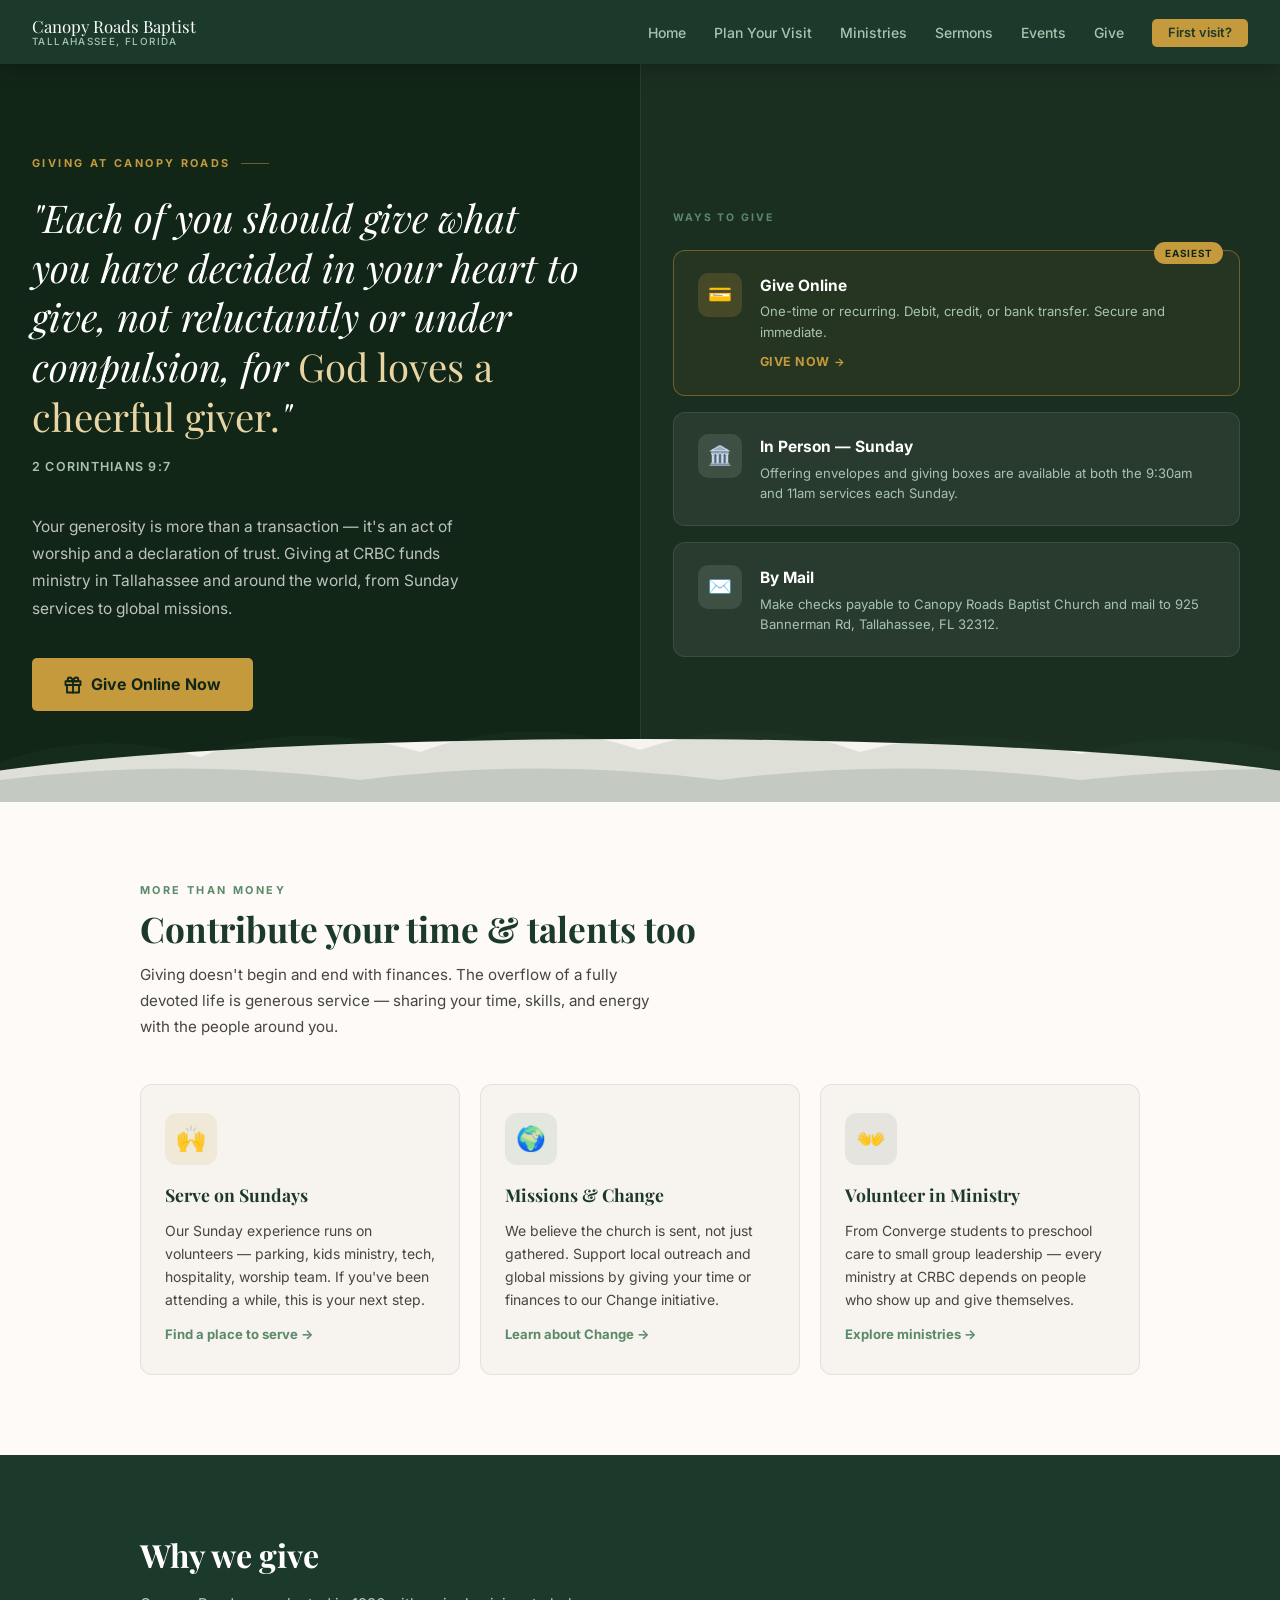
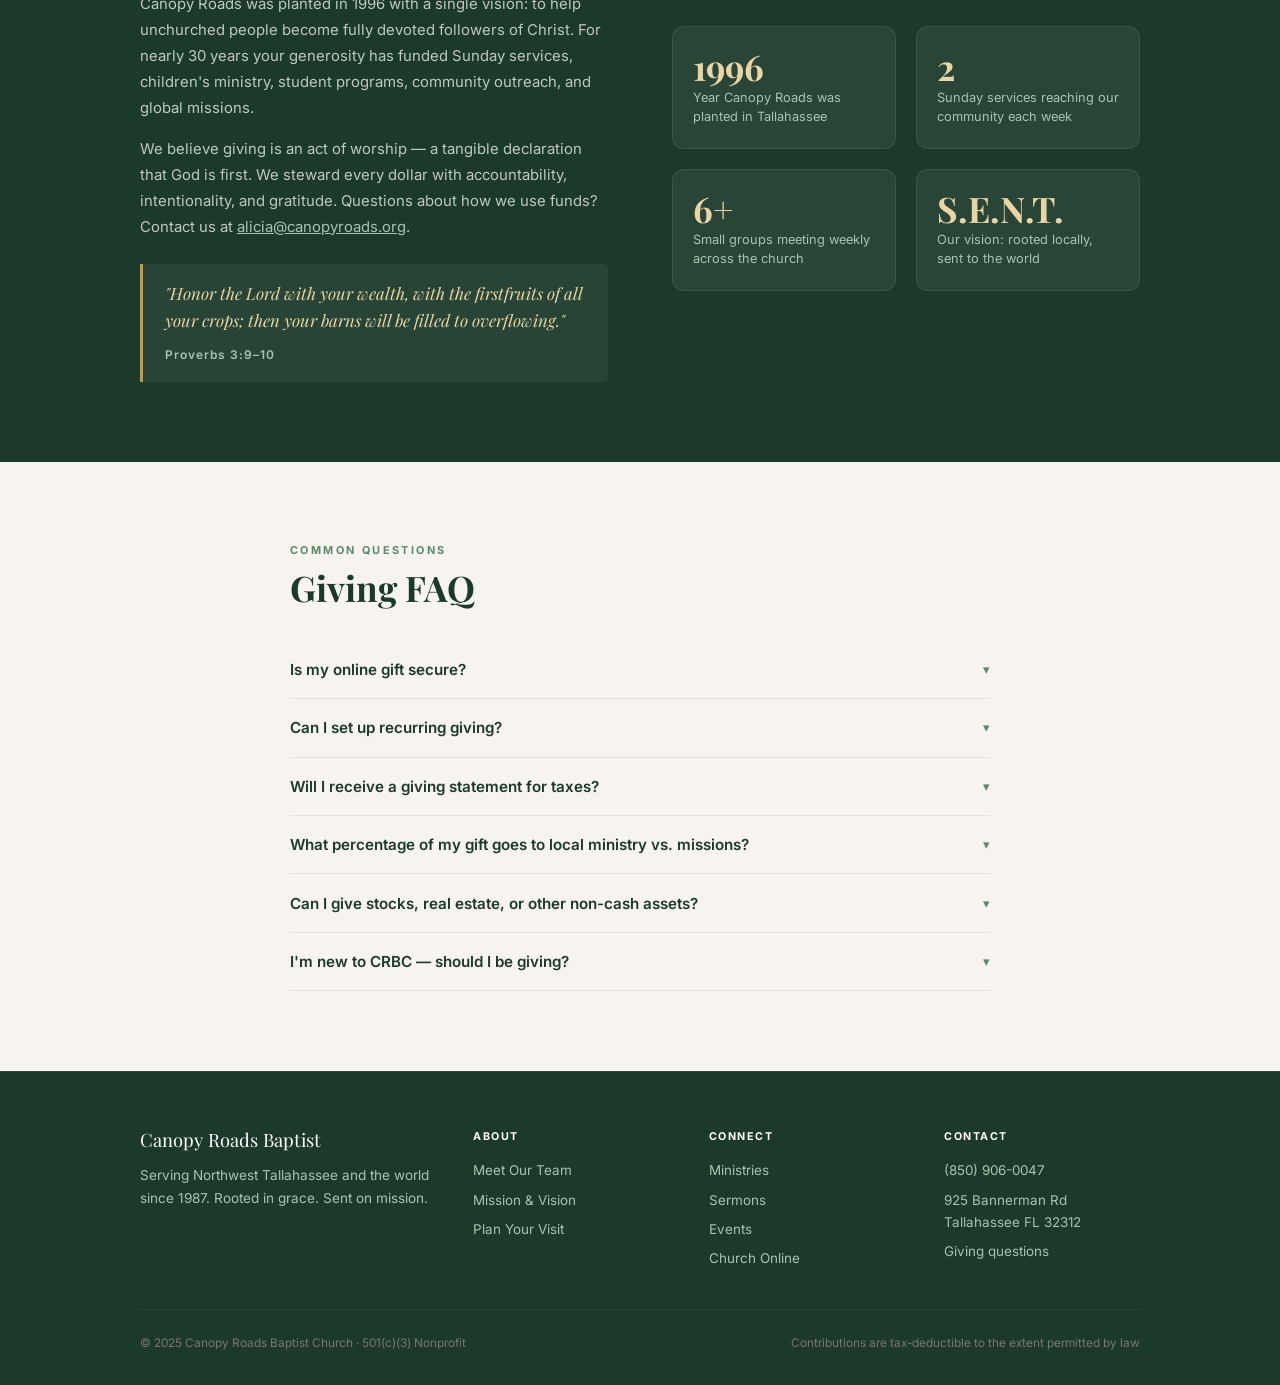
<file: give.html>
<!DOCTYPE html>
<html lang="en">
<head>
<meta charset="UTF-8">
<meta name="viewport" content="width=device-width, initial-scale=1.0">
<title>Give | Canopy Roads Baptist Church</title>
<meta name="description" content="Give online, through the CRBC app, by mail, or in person. Your generosity funds ministry in Tallahassee and around the world.">
<link rel="preconnect" href="https://fonts.googleapis.com">
<link href="https://fonts.googleapis.com/css2?family=Playfair+Display:ital,wght@0,700;1,500;1,700&family=Inter:wght@400;500;600&display=swap" rel="stylesheet">
<link rel="stylesheet" href="styles.css">
</head>
<body class="page-give">

<!-- NAV -->
<nav id="nav">
  <a class="nav-logo" href="index.html">
    Canopy Roads Baptist
    <small>Tallahassee, Florida</small>
  </a>
  <ul class="nav-links" id="navLinks">
    <li><a href="index.html">Home</a></li>
    <li><a href="visit.html">Plan Your Visit</a></li>
    <li><a href="connect.html">Ministries</a></li>
    <li><a href="media.html">Sermons</a></li>
    <li><a href="calendar.html">Events</a></li>
    <li><a href="give.html" class="active">Give</a></li>
    <li><a href="visit.html" class="nav-cta">First visit?</a></li>
  </ul>
  <button class="hamburger" id="hamburger" aria-label="Open menu" aria-expanded="false">
    <span></span><span></span><span></span>
  </button>
</nav>

<!-- ─── HERO ─────────────────────────────────────────────────────── -->
<section class="hero">

  <!-- Background canopy -->
  <svg class="hero-canopy" viewBox="0 0 1440 100" preserveAspectRatio="none" xmlns="http://www.w3.org/2000/svg" aria-hidden="true">
    <path d="M0,100 L0,60 Q100,25 200,55 Q300,15 420,50 Q530,10 640,48 Q750,10 860,50 Q970,18 1080,52 Q1190,20 1300,55 Q1380,40 1440,48 L1440,100Z" fill="rgba(43,87,65,0.4)"/>
    <path d="M0,100 L0,78 Q180,55 360,78 Q540,55 720,78 Q900,55 1080,78 Q1260,58 1440,74 L1440,100Z" fill="rgba(28,58,43,0.6)"/>
  </svg>

  <!-- Left: scripture + CTA -->
  <div class="hero-left">
    <p class="hero-eyebrow">Giving at Canopy Roads</p>

    <p class="hero-quote">
      "Each of you should give what you have decided in your heart to give, not reluctantly or under compulsion, for <em>God loves a cheerful giver.</em>"
    </p>
    <p class="hero-ref">2 Corinthians 9:7</p>

    <p class="hero-body">
      Your generosity is more than a transaction — it's an act of worship and a declaration of trust. Giving at CRBC funds ministry in Tallahassee and around the world, from Sunday services to global missions.
    </p>

    <div class="hero-actions">
      <a class="btn-gold" href="https://canopyroads.tpsdb.com/Give/giving-at-canopy-roads" target="_blank" rel="noopener">
        <svg width="18" height="18" viewBox="0 0 24 24" fill="none" stroke="currentColor" stroke-width="2.5" stroke-linecap="round" stroke-linejoin="round" aria-hidden="true"><path d="M20 12V22H4V12"/><path d="M22 7H2v5h20V7z"/><path d="M12 22V7"/><path d="M12 7H7.5a2.5 2.5 0 0 1 0-5C11 2 12 7 12 7z"/><path d="M12 7h4.5a2.5 2.5 0 0 0 0-5C13 2 12 7 12 7z"/></svg>
        Give Online Now
      </a>
    </div>
  </div>

  <!-- Right: method cards -->
  <div class="hero-right">
    <p class="give-method-label">Ways to Give</p>

    <a class="method-card featured" href="https://canopyroads.tpsdb.com/Give/giving-at-canopy-roads" target="_blank" rel="noopener">
      <span class="method-badge">Easiest</span>
      <div class="method-icon gold-bg">💳</div>
      <div class="method-body">
        <div class="method-title">Give Online</div>
        <div class="method-desc">One-time or recurring. Debit, credit, or bank transfer. Secure and immediate.</div>
        <div class="method-action">Give now <span class="method-arrow">→</span></div>
      </div>
    </a>

    <div class="method-card">
      <div class="method-icon white-bg">🏛️</div>
      <div class="method-body">
        <div class="method-title">In Person — Sunday</div>
        <div class="method-desc">Offering envelopes and giving boxes are available at both the 9:30am and 11am services each Sunday.</div>
      </div>
    </div>

    <div class="method-card">
      <div class="method-icon white-bg">✉️</div>
      <div class="method-body">
        <div class="method-title">By Mail</div>
        <div class="method-desc">Make checks payable to Canopy Roads Baptist Church and mail to 925 Bannerman Rd, Tallahassee, FL 32312.</div>
      </div>
    </div>

  </div>
</section>

<!-- ─── OTHER WAYS TO CONTRIBUTE ────────────────────────────────── -->
<section class="ways-section">
  <div class="ways-inner">
    <p class="section-eyebrow">More than money</p>
    <h2 class="section-title">Contribute your time &amp; talents too</h2>
    <p class="section-sub">Giving doesn't begin and end with finances. The overflow of a fully devoted life is generous service — sharing your time, skills, and energy with the people around you.</p>

    <div class="ways-grid">

      <div class="way-card">
        <div class="way-card-icon" style="background:rgba(196,154,60,.12);">🙌</div>
        <h3>Serve on Sundays</h3>
        <p>Our Sunday experience runs on volunteers — parking, kids ministry, tech, hospitality, worship team. If you've been attending a while, this is your next step.</p>
        <a href="connect.html">Find a place to serve →</a>
      </div>

      <div class="way-card">
        <div class="way-card-icon" style="background:rgba(90,138,106,.12);">🌍</div>
        <h3>Missions &amp; Change</h3>
        <p>We believe the church is sent, not just gathered. Support local outreach and global missions by giving your time or finances to our Change initiative.</p>
        <a href="mission.html" target="_blank" rel="noopener">Learn about Change →</a>
      </div>

      <div class="way-card">
        <div class="way-card-icon" style="background:rgba(28,58,43,.08);">👐</div>
        <h3>Volunteer in Ministry</h3>
        <p>From Converge students to preschool care to small group leadership — every ministry at CRBC depends on people who show up and give themselves.</p>
        <a href="connect.html">Explore ministries →</a>
      </div>

    </div>
  </div>
</section>

<!-- ─── THEOLOGY STRIP ────────────────────────────────────────────── -->
<section style="background:var(--forest); padding:5rem 2rem;">
  <div class="theology-inner" style="max-width:1000px;margin:0 auto;display:grid;grid-template-columns:1fr 1fr;gap:4rem;align-items:center;">

    <div>
      <h2 style="font-family:'Playfair Display',serif;font-size:clamp(1.5rem,3vw,2rem);color:#fff;margin-bottom:1rem;line-height:1.25;">Why we give</h2>
      <p style="font-size:.93rem;color:rgba(255,255,255,.72);line-height:1.75;margin-bottom:.9rem;">
        Canopy Roads was planted in 1996 with a single vision: to help unchurched people become fully devoted followers of Christ. For nearly 30 years your generosity has funded Sunday services, children's ministry, student programs, community outreach, and global missions.
      </p>
      <p style="font-size:.93rem;color:rgba(255,255,255,.72);line-height:1.75;margin-bottom:1.5rem;">
        We believe giving is an act of worship — a tangible declaration that God is first. We steward every dollar with accountability, intentionality, and gratitude. Questions about how we use funds? Contact us at <a href="mailto:alicia@canopyroads.org" style="color:var(--sage-light);">alicia@canopyroads.org</a>.
      </p>
      <div class="theology-verse-block" style="border-left:3px solid var(--gold);padding:1rem 1.4rem;background:rgba(255,255,255,.05);border-radius:0 5px 5px 0;">
        <blockquote style="font-family:'Playfair Display',serif;font-style:italic;font-size:1.05rem;color:var(--gold-light);line-height:1.6;margin-bottom:.4rem;">
          "Honor the Lord with your wealth, with the firstfruits of all your crops; then your barns will be filled to overflowing."
        </blockquote>
        <cite style="font-size:.75rem;color:var(--sage-light);font-style:normal;font-weight:600;letter-spacing:.08em;">Proverbs 3:9–10</cite>
      </div>
    </div>

    <div class="stat-grid">
      <div class="stat-card">
        <div class="stat-num">1996</div>
        <div class="stat-label">Year Canopy Roads was planted in Tallahassee</div>
      </div>
      <div class="stat-card">
        <div class="stat-num">2</div>
        <div class="stat-label">Sunday services reaching our community each week</div>
      </div>
      <div class="stat-card">
        <div class="stat-num">6+</div>
        <div class="stat-label">Small groups meeting weekly across the church</div>
      </div>
      <div class="stat-card">
        <div class="stat-num">S.E.N.T.</div>
        <div class="stat-label">Our vision: rooted locally, sent to the world</div>
      </div>
    </div>

  </div>
</section>

<!-- ─── FAQ ───────────────────────────────────────────────────────── -->
<section class="faq-section">
  <div class="faq-inner">
    <p class="section-eyebrow" style="color:var(--sage);margin-bottom:.4rem;">Common questions</p>
    <h2 class="section-title" style="margin-bottom:2rem;">Giving FAQ</h2>

    <div class="faq-item">
      <button class="faq-q" aria-expanded="false">
        <span class="faq-q-text">Is my online gift secure?</span>
        <span class="faq-chevron" aria-hidden="true">▾</span>
      </button>
      <div class="faq-a" role="region">
        <div class="faq-a-inner">Yes. Online giving is processed through our secure giving portal at <a href="https://canopyroads.tpsdb.com/Give/giving-at-canopy-roads" target="_blank" rel="noopener">canopyroads.tpsdb.com</a>. Your payment information is encrypted and never stored on our church servers. You can also give through the CRBC App, which uses the same secure system.</div>
      </div>
    </div>

    <div class="faq-item">
      <button class="faq-q" aria-expanded="false">
        <span class="faq-q-text">Can I set up recurring giving?</span>
        <span class="faq-chevron" aria-hidden="true">▾</span>
      </button>
      <div class="faq-a" role="region">
        <div class="faq-a-inner">Yes — the online giving portal lets you set up weekly, bi-weekly, or monthly recurring gifts. This is a great option for regular tithers who want giving to happen automatically. You can modify or cancel anytime by logging in to your donor account.</div>
      </div>
    </div>

    <div class="faq-item">
      <button class="faq-q" aria-expanded="false">
        <span class="faq-q-text">Will I receive a giving statement for taxes?</span>
        <span class="faq-chevron" aria-hidden="true">▾</span>
      </button>
      <div class="faq-a" role="region">
        <div class="faq-a-inner">Yes. Canopy Roads is a 501(c)(3) nonprofit organization. Year-end giving statements are provided for all recorded contributions. If you give online, your statement will be available through your donor account. For questions about your giving record, contact <a href="mailto:alicia@canopyroads.org">alicia@canopyroads.org</a>.</div>
      </div>
    </div>

    <div class="faq-item">
      <button class="faq-q" aria-expanded="false">
        <span class="faq-q-text">What percentage of my gift goes to local ministry vs. missions?</span>
        <span class="faq-chevron" aria-hidden="true">▾</span>
      </button>
      <div class="faq-a" role="region">
        <div class="faq-a-inner">General fund gifts support all CRBC ministries — Sunday services, children's programs, student ministry, staff, and facilities. A portion of every general fund dollar supports cooperative missions through the Southern Baptist Convention. If you'd like to designate a gift specifically to missions or another ministry, you can do so when giving online. Questions? Email <a href="mailto:alicia@canopyroads.org">alicia@canopyroads.org</a>.</div>
      </div>
    </div>

    <div class="faq-item">
      <button class="faq-q" aria-expanded="false">
        <span class="faq-q-text">Can I give stocks, real estate, or other non-cash assets?</span>
        <span class="faq-chevron" aria-hidden="true">▾</span>
      </button>
      <div class="faq-a" role="region">
        <div class="faq-a-inner">We gratefully accept non-cash gifts including stocks and securities. Please reach out to our financial administrator at <a href="mailto:alicia@canopyroads.org">alicia@canopyroads.org</a> to discuss how we can receive and process your gift in a way that's most beneficial for you.</div>
      </div>
    </div>

    <div class="faq-item">
      <button class="faq-q" aria-expanded="false">
        <span class="faq-q-text">I'm new to CRBC — should I be giving?</span>
        <span class="faq-chevron" aria-hidden="true">▾</span>
      </button>
      <div class="faq-a" role="region">
        <div class="faq-a-inner">Welcome! There's no obligation to give as you're getting to know us. Giving is something we encourage as an act of worship and discipleship — it's a step many people take once they feel at home here. No pressure, ever. If you have questions about our church, the best first step is <a href="visit.html">planning your visit</a> or just showing up on a Sunday.</div>
      </div>
    </div>

  </div>
</section>

<!-- ─── FOOTER ─────────────────────────────────────────────────────── -->
<footer>
  <div class="footer-grid">
    <div class="footer-brand">
      <a href="index.html" class="nav-logo" style="font-size:1.15rem;">Canopy Roads Baptist</a>
      <p>Serving Northwest Tallahassee and the world since 1987. Rooted in grace. Sent on mission.</p>
    </div>
    <div class="footer-col">
      <h4>About</h4>
      <a href="team.html">Meet Our Team</a>
      <a href="mission.html" target="_blank">Mission &amp; Vision</a>
      <a href="visit.html">Plan Your Visit</a>
    </div>
    <div class="footer-col">
      <h4>Connect</h4>
      <a href="connect.html">Ministries</a>
      <a href="media.html">Sermons</a>
      <a href="calendar.html">Events</a>
      <a href="http://canopyroads.online.church" target="_blank">Church Online</a>
    </div>
    <div class="footer-col">
      <h4>Contact</h4>
      <a href="tel:8509060047">(850) 906-0047</a>
      <a href="https://maps.google.com/?q=925+Bannerman+Rd+Tallahassee+FL+32312" target="_blank" rel="noopener">925 Bannerman Rd<br>Tallahassee FL 32312</a>
      <a href="mailto:alicia@canopyroads.org">Giving questions</a>
    </div>
  </div>
  <div class="footer-bottom">
    <span>© 2025 Canopy Roads Baptist Church · 501(c)(3) Nonprofit</span>
    <span>Contributions are tax-deductible to the extent permitted by law</span>
  </div>
</footer>

<script>
// Nav hamburger
document.getElementById('hamburger').addEventListener('click', function() {
  const open = document.getElementById('navLinks').classList.toggle('open');
  this.setAttribute('aria-expanded', open);
});

// FAQ accordion
document.querySelectorAll('.faq-q').forEach(btn => {
  btn.addEventListener('click', () => {
    const item = btn.closest('.faq-item');
    const isOpen = item.classList.contains('open');
    // close all
    document.querySelectorAll('.faq-item').forEach(i => {
      i.classList.remove('open');
      i.querySelector('.faq-q').setAttribute('aria-expanded', 'false');
    });
    // open clicked if it was closed
    if (!isOpen) {
      item.classList.add('open');
      btn.setAttribute('aria-expanded', 'true');
    }
  });
});
</script>
</body>
</html>
</file>
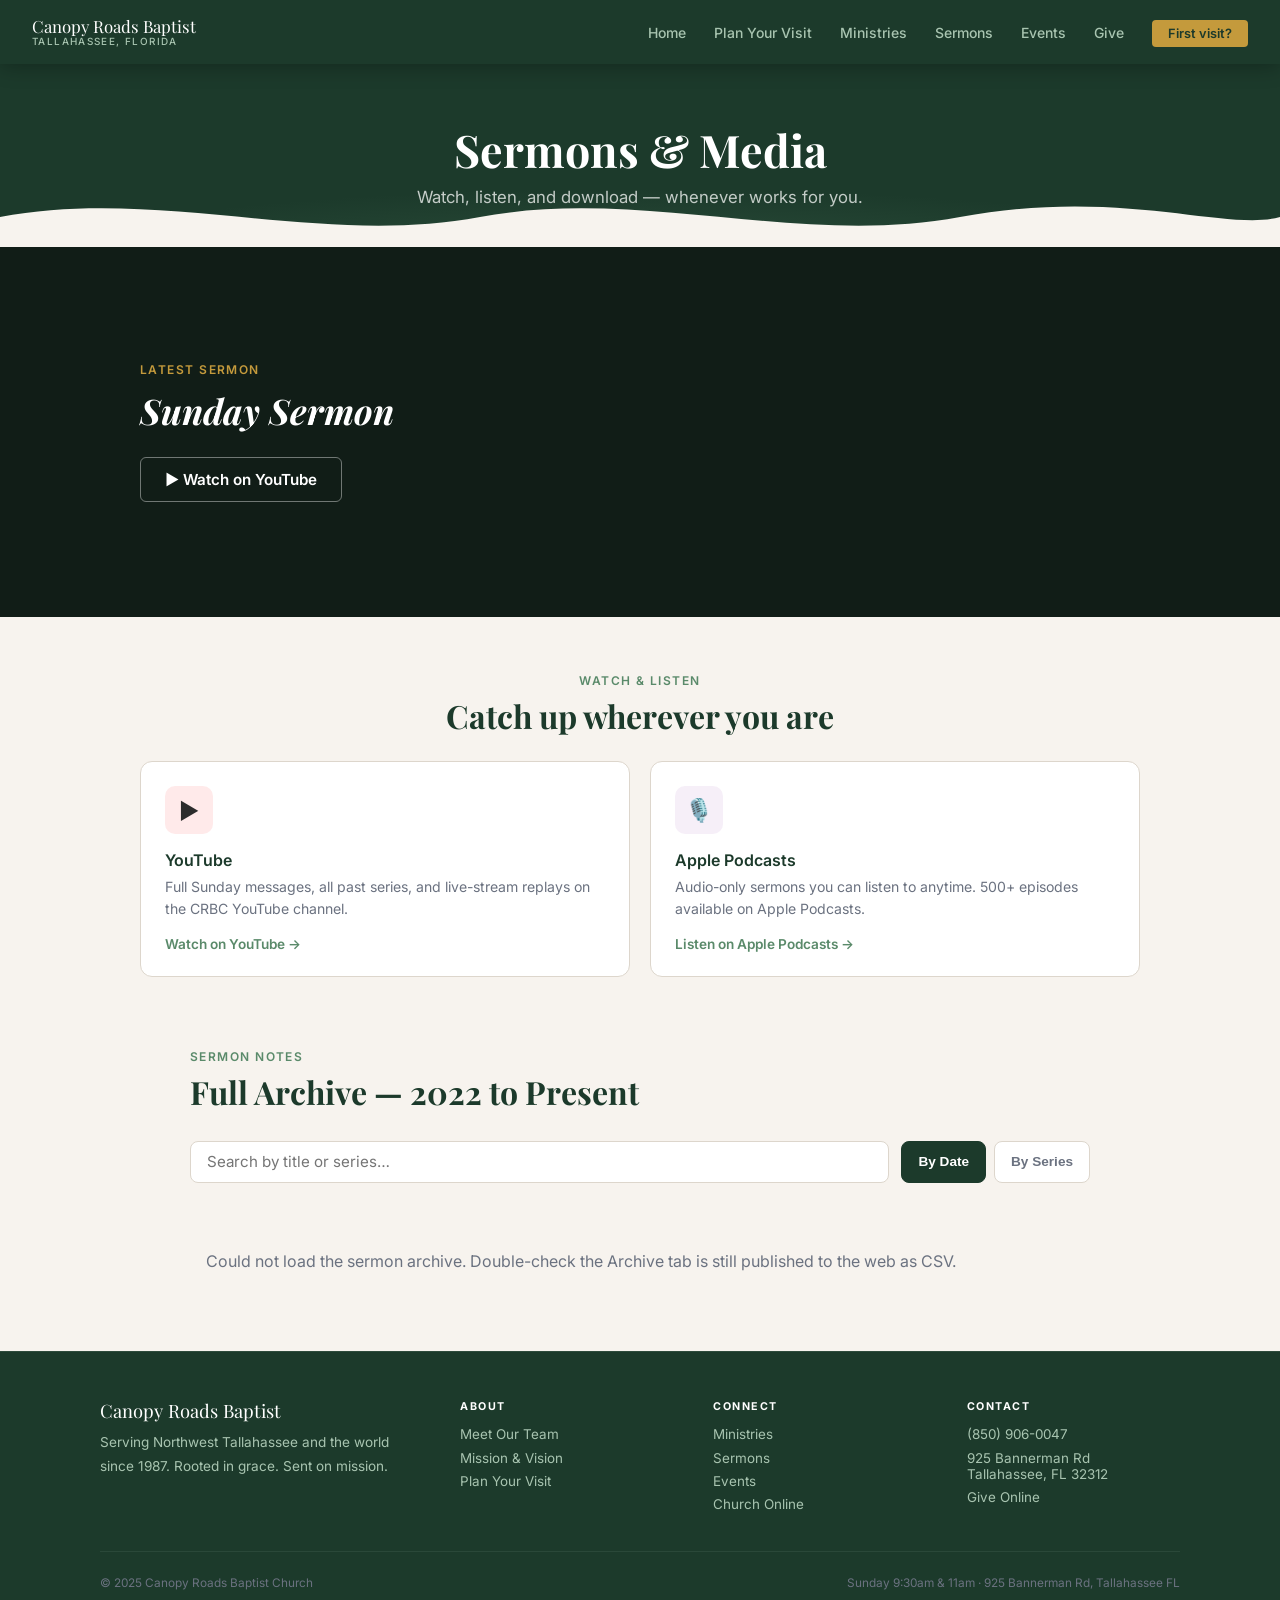
<file: media.html>
<!DOCTYPE html>
<html lang="en">
<head>
  <meta charset="UTF-8">
  <meta name="viewport" content="width=device-width, initial-scale=1.0">
  <title>Media | Canopy Roads Baptist Church</title>
  <link rel="preconnect" href="https://fonts.googleapis.com">
  <link href="https://fonts.googleapis.com/css2?family=Playfair+Display:ital,wght@0,600;0,700;1,600&family=Inter:wght@400;500;600&display=swap" rel="stylesheet">
  <link rel="stylesheet" href="styles.css">
</head>
<body class="page-media">

<!-- NAV -->
<nav id="nav">
  <a class="nav-logo" href="index.html">
    Canopy Roads Baptist
    <small>Tallahassee, Florida</small>
  </a>
  <ul class="nav-links" id="navLinks">
    <li><a href="index.html">Home</a></li>
    <li><a href="visit.html">Plan Your Visit</a></li>
    <li><a href="connect.html">Ministries</a></li>
    <li><a href="media.html" class="active">Sermons</a></li>
    <li><a href="calendar.html">Events</a></li>
    <li><a href="https://www.canopyroads.org/contribute" target="_blank">Give</a></li>
    <li><a href="visit.html" class="nav-cta">First visit?</a></li>
  </ul>
  <button class="hamburger" id="hamburger" aria-label="Open menu" aria-expanded="false">
    <span></span><span></span><span></span>
  </button>
</nav>

<!-- PAGE HEADER -->
<section class="page-header">
  <h1>Sermons &amp; Media</h1>
  <p>Watch, listen, and download — whenever works for you.</p>
</section>

<!-- LATEST SERMON HERO -->
<section class="latest-hero" id="latestHero">
  <div class="latest-inner">
    <div class="latest-info">
      <div class="latest-label">Latest Sermon</div>
      <h2 class="latest-title" id="latestTitle">Loading…</h2>
      <p class="latest-meta" id="latestMeta"></p>
      <div id="latestActions"></div>
    </div>
    <div class="latest-video">
      <!--
        Auto-updating embed: this points at the channel's "uploads" playlist
        (channel ID UClzghGlW-vCx4zYRSOm6KVg with UC swapped for UU), which
        YouTube always orders newest-first. Loading index 0 of that playlist
        means this iframe shows whatever the most recent upload is with zero
        maintenance and no API key.
      -->
      <iframe id="latestEmbed"
        src="https://www.youtube.com/embed/videoseries?list=UUlzghGlW-vCx4zYRSOm6KVg"
        title="Latest Sermon"
        allow="accelerometer; autoplay; clipboard-write; encrypted-media; gyroscope; picture-in-picture"
        allowfullscreen></iframe>
    </div>
  </div>
</section>

<!-- WATCH / LISTEN CARDS -->
<section class="watch-section">
  <div style="max-width:1000px;margin:0 auto;text-align:center;margin-bottom:1.5rem">
    <div class="section-label">Watch &amp; Listen</div>
    <h2 class="section-title" style="margin-bottom:0">Catch up wherever you are</h2>
  </div>
  <div class="watch-cards">
    <a class="watch-card" href="https://www.youtube.com/channel/UClzghGlW-vCx4zYRSOm6KVg" target="_blank">
      <div class="watch-icon yt">▶️</div>
      <h3>YouTube</h3>
      <p>Full Sunday messages, all past series, and live-stream replays on the CRBC YouTube channel.</p>
      <span class="card-link">Watch on YouTube →</span>
    </a>
    <a class="watch-card" href="https://podcasts.apple.com/us/podcast/canopy-roads-baptist-church/id1418160707" target="_blank">
      <div class="watch-icon pod">🎙️</div>
      <h3>Apple Podcasts</h3>
      <p>Audio-only sermons you can listen to anytime. 500+ episodes available on Apple Podcasts.</p>
      <span class="card-link">Listen on Apple Podcasts →</span>
    </a>

  </div>
</section>

<!-- SERMON NOTES ARCHIVE -->
<section class="archive-section">
  <div class="archive-inner">
    <div class="section-label">Sermon Notes</div>
    <h2 class="section-title">Full Archive — 2022 to Present</h2>

    <!-- Search + View Toggle -->
    <div class="search-bar">
      <input type="text" id="searchInput" placeholder="Search by title or series…" oninput="filterSermons()">
      <div class="view-toggle" id="viewToggle">
        <button class="view-btn active" id="btnList" onclick="setView('list')">By Date</button>
        <button class="view-btn" id="btnSeries" onclick="setView('series')">By Series</button>
      </div>
    </div>

    <!-- Year Tabs -->
    <div class="year-tabs" id="yearTabs"></div>

    <!-- List View -->
    <div id="list-view">
      <div class="sermon-list" id="sermonList"></div>
      <div class="no-results" id="noResults" style="display:none">No sermons match your search.</div>
    </div>

    <!-- Series View -->
    <div id="series-view">
      <div id="seriesGroups"></div>
      <div class="no-results" id="noResultsSeries" style="display:none">No sermons match your search.</div>
    </div>
  </div>
</section>

<!-- FOOTER -->
<footer>
  <div class="footer-grid">
    <div class="footer-brand">
      <a href="index.html" class="nav-logo" style="font-size:1.15rem;">Canopy Roads Baptist</a>
      <p>Serving Northwest Tallahassee and the world since 1987. Rooted in grace. Sent on mission.</p>
    </div>
    <div class="footer-col">
      <h4>About</h4>
      <a href="team.html">Meet Our Team</a>
      <a href="mission.html">Mission &amp; Vision</a>
      <a href="visit.html">Plan Your Visit</a>
    </div>
    <div class="footer-col">
      <h4>Connect</h4>
      <a href="connect.html">Ministries</a>
      <a href="media.html">Sermons</a>
      <a href="calendar.html">Events</a>
      <a href="http://canopyroads.online.church" target="_blank">Church Online</a>
    </div>
    <div class="footer-col">
      <h4>Contact</h4>
      <a href="tel:8509060047">(850) 906-0047</a>
      <a href="https://maps.google.com/?q=925+Bannerman+Rd+Tallahassee+FL+32312" target="_blank" rel="noopener">925 Bannerman Rd<br>Tallahassee, FL 32312</a>
      <a href="https://www.canopyroads.org/contribute" target="_blank">Give Online</a>
    </div>
  </div>
  <div class="footer-bottom">
    <span>© 2025 Canopy Roads Baptist Church</span>
    <span>Sunday 9:30am &amp; 11am · 925 Bannerman Rd, Tallahassee FL</span>
  </div>
</footer>

<script>
// ── Hamburger ──
document.getElementById('hamburger').addEventListener('click', function() {
  const open = document.getElementById('navLinks').classList.toggle('open');
  this.setAttribute('aria-expanded', open);
});

// ── Load latest sermon (from published Google Sheet CSV) ──
const LATEST_SERMON_CSV_URL = 'https://docs.google.com/spreadsheets/d/e/2PACX-1vR0HeTyGFgC1zMMDHasCdG7hxb29KNatpDhDr3YUugrMeYhWnHJaTr_dsCZT9wZrAH6tOHMBdaV4HsB/pub?gid=379542724&single=true&output=csv';
const ARCHIVE_CSV_URL = 'https://docs.google.com/spreadsheets/d/e/2PACX-1vR0HeTyGFgC1zMMDHasCdG7hxb29KNatpDhDr3YUugrMeYhWnHJaTr_dsCZT9wZrAH6tOHMBdaV4HsB/pub?gid=444764795&single=true&output=csv';

// Rewrites a normal Google Drive "share" link into a direct-download link.
// Handles the two common share-link shapes; leaves any non-Drive URL
// (e.g. an old direct PDF link) completely untouched.
function toDriveDirectLink(url) {
  if (!url) return url;
  let m = url.match(/drive\.google\.com\/file\/d\/([a-zA-Z0-9_-]+)/);
  if (!m) m = url.match(/[?&]id=([a-zA-Z0-9_-]+)/);
  if (!m) return url; // not a recognizable Drive link — pass through as-is
  return `https://drive.google.com/uc?export=download&id=${m[1]}`;
}

// Minimal CSV parser that handles quoted fields (commas/quotes inside cells).
function parseCSV(text) {
  const rows = [];
  let row = [], field = '', inQuotes = false;
  for (let i = 0; i < text.length; i++) {
    const c = text[i], next = text[i + 1];
    if (inQuotes) {
      if (c === '"' && next === '"') { field += '"'; i++; }
      else if (c === '"') { inQuotes = false; }
      else { field += c; }
    } else {
      if (c === '"') inQuotes = true;
      else if (c === ',') { row.push(field); field = ''; }
      else if (c === '\r') { /* skip */ }
      else if (c === '\n') { row.push(field); rows.push(row); row = []; field = ''; }
      else field += c;
    }
  }
  if (field.length || row.length) { row.push(field); rows.push(row); }
  return rows.filter(r => r.some(cell => cell.trim() !== ''));
}

// Turn parsed CSV rows into an array of objects keyed by lowercased header.
function csvToObjects(rows) {
  const headers = rows[0].map(h => h.trim().toLowerCase());
  return rows.slice(1).map(r => {
    const obj = {};
    headers.forEach((h, i) => obj[h] = (r[i] || '').trim());
    return obj;
  });
}

// Picks the row with the most recent parseable date; falls back to the
// last row in the sheet if dates can't be parsed, so it still works even
// with unusual date formats.
function pickLatestRow(records) {
  let best = null, bestTime = -Infinity;
  records.forEach(rec => {
    const t = Date.parse(rec.date);
    if (!isNaN(t) && t > bestTime) { bestTime = t; best = rec; }
  });
  return best || records[records.length - 1];
}

async function loadLatest() {
  try {
    const r = await fetch(LATEST_SERMON_CSV_URL);
    const csvText = await r.text();
    const records = csvToObjects(parseCSV(csvText));
    const d = pickLatestRow(records);

    document.getElementById('latestTitle').textContent = d.title || 'Sunday Sermon';
    document.getElementById('latestMeta').textContent =
      [d.date, d.series, d.pastor].filter(Boolean).join(' · ');

    const actions = document.getElementById('latestActions');
    let html = '';
    // Notes URL is optional — only show the download button when it's filled in.
    const notesUrl = toDriveDirectLink(d['notes url']);
    if (notesUrl) html += `<a class="btn-download" href="${notesUrl}" target="_blank">⬇ Download Notes</a>`;
    html += `<a class="btn-youtube" href="https://www.youtube.com/channel/UClzghGlW-vCx4zYRSOm6KVg" target="_blank">▶ Watch on YouTube</a>`;
    actions.innerHTML = html;
    // Video embed is left alone — it auto-pulls the latest upload via the
    // playlist trick in the HTML above, independent of this sheet.
  } catch(e) {
    // fallback — keep defaults already in HTML (title text + auto embed)
    document.getElementById('latestTitle').textContent = 'Sunday Sermon';
    document.getElementById('latestActions').innerHTML =
      `<a class="btn-youtube" href="https://www.youtube.com/channel/UClzghGlW-vCx4zYRSOm6KVg" target="_blank">▶ Watch on YouTube</a>`;
  }
}

// ── Load sermon archive (from published Google Sheet "Archive" tab) ──
let allSermons = {};
let currentYear = '2026';
let currentView = 'list';

// Pulls a 4-digit year out of a date string in any common format
// ("June 21, 2026", "6/21/2026", "2026-06-21", etc). Falls back to
// "Undated" so a bad/blank date cell never crashes the grouping.
function extractYear(dateStr) {
  if (!dateStr) return 'Undated';
  const parsed = Date.parse(dateStr);
  if (!isNaN(parsed)) return String(new Date(parsed).getFullYear());
  const m = dateStr.match(/\b(20\d{2}|19\d{2})\b/);
  return m ? m[1] : 'Undated';
}

async function loadArchive() {
  try {
    const r = await fetch(ARCHIVE_CSV_URL);
    const csvText = await r.text();
    const records = csvToObjects(parseCSV(csvText));

    // Map sheet rows into the same shape the render functions already expect.
    const sermons = records.map(rec => ({
      title: rec.title || 'Untitled Sermon',
      date: rec.date || '',
      series: rec.series || '',
      pastor: rec.pastor || '',
      url: toDriveDirectLink(rec['notes url']),
      rawUrl: rec['notes url'] || '' // kept for accurate PDF/DOCX badge detection
    }));

    // Group by year (newest years first)
    allSermons = {};
    sermons.forEach(s => {
      const yr = extractYear(s.date);
      if (!allSermons[yr]) allSermons[yr] = [];
      allSermons[yr].push(s);
    });
    // Sort each year's sermons newest-first
    Object.values(allSermons).forEach(list =>
      list.sort((a, b) => (Date.parse(b.date) || 0) - (Date.parse(a.date) || 0))
    );

    // Build year tabs
    const years = Object.keys(allSermons).sort((a, b) => {
      if (a === 'Undated') return 1;
      if (b === 'Undated') return -1;
      return b - a;
    });
    const tabContainer = document.getElementById('yearTabs');
    tabContainer.innerHTML = '';
    years.forEach((yr, i) => {
      const btn = document.createElement('button');
      btn.className = 'year-tab' + (i === 0 ? ' active' : '');
      btn.textContent = yr;
      btn.onclick = () => selectYear(yr);
      tabContainer.appendChild(btn);
    });

    currentYear = years[0];
    renderCurrentView();
  } catch(e) {
    document.getElementById('sermonList').innerHTML =
      '<p style="color:var(--text-muted);padding:1rem">Could not load the sermon archive. Double-check the Archive tab is still published to the web as CSV.</p>';
  }
}

function selectYear(yr) {
  currentYear = yr;
  document.querySelectorAll('.year-tab').forEach(t => {
    t.classList.toggle('active', t.textContent === yr);
  });
  renderCurrentView();
}

function setView(v) {
  currentView = v;
  document.getElementById('btnList').classList.toggle('active', v === 'list');
  document.getElementById('btnSeries').classList.toggle('active', v === 'series');
  document.getElementById('list-view').style.display = v === 'list' ? 'block' : 'none';
  document.getElementById('series-view').style.display = v === 'series' ? 'block' : 'none';
  // hide year tabs in series view (series span within a year already)
  document.getElementById('yearTabs').style.display = v === 'list' ? 'flex' : 'none';
  renderCurrentView();
}

function getExt(url) {
  if (!url) return '';
  const u = url.toLowerCase();
  if (u.endsWith('.docx')) return 'DOCX';
  if (u.endsWith('.pdf')) return 'PDF';
  // Drive share links don't carry a file extension, so default to PDF —
  // the overwhelmingly common format for sermon notes. If you start
  // uploading Word docs to Drive, add a "type" column to the sheet and
  // this function can read that instead of guessing.
  return 'PDF';
}

function filterSermons() {
  renderCurrentView();
}

function renderCurrentView() {
  const q = (document.getElementById('searchInput').value || '').toLowerCase().trim();
  if (currentView === 'list') renderList(q);
  else renderSeries(q);
}

function renderList(q) {
  const data = allSermons[currentYear] || [];
  const filtered = q
    ? data.filter(s => s.title.toLowerCase().includes(q) || (s.series||'').toLowerCase().includes(q))
    : data;

  const list = document.getElementById('sermonList');
  const none = document.getElementById('noResults');

  if (!filtered.length) {
    list.innerHTML = '';
    none.style.display = 'block';
    return;
  }
  none.style.display = 'none';

  list.innerHTML = filtered.map(s => {
    const ext = getExt(s.rawUrl || s.url);
    const seriesTag = s.series ? `<span class="sermon-series-tag">${s.series}</span>` : '';
    const rowInner = `
      <div class="sermon-row-left">
        <span class="sermon-icon">${ext === 'PDF' ? '📄' : '📝'}</span>
        <div class="sermon-info">
          <div class="sermon-title">${s.title}</div>
          <div class="sermon-date">${s.date}</div>
        </div>
      </div>
      <div style="display:flex;align-items:center;gap:.5rem;flex-shrink:0">
        ${seriesTag}
        <span class="dl-badge">${s.url ? ext : 'Coming soon'}</span>
      </div>`;
    return s.url
      ? `<a class="sermon-row" href="${s.url}" target="_blank">${rowInner}</a>`
      : `<div class="sermon-row" style="opacity:.55;cursor:default">${rowInner}</div>`;
  }).join('');
}

function renderSeries(q) {
  // Aggregate across ALL years in series view
  const all = Object.values(allSermons).flat();
  const filtered = q
    ? all.filter(s => s.title.toLowerCase().includes(q) || (s.series||'').toLowerCase().includes(q))
    : all;

  // Group by series
  const grouped = {};
  filtered.forEach(s => {
    const key = s.series || '— Standalone Sermons';
    if (!grouped[key]) grouped[key] = [];
    grouped[key].push(s);
  });

  const container = document.getElementById('seriesGroups');
  const none = document.getElementById('noResultsSeries');

  const keys = Object.keys(grouped);
  if (!keys.length) {
    container.innerHTML = '';
    none.style.display = 'block';
    return;
  }
  none.style.display = 'none';

  // Sort: named series first (alphabetically), standalone last
  keys.sort((a, b) => {
    if (a.startsWith('—')) return 1;
    if (b.startsWith('—')) return -1;
    return a.localeCompare(b);
  });

  container.innerHTML = keys.map(key => {
    const sermons = grouped[key];
    const rows = sermons.map(s => {
      const inner = `
        <span class="series-row-title">${s.title}</span>
        <span class="series-row-date">${s.date} · ${s.url ? getExt(s.rawUrl || s.url) : 'Coming soon'}</span>`;
      return s.url
        ? `<a class="series-row" href="${s.url}" target="_blank">${inner}</a>`
        : `<div class="series-row" style="opacity:.55;cursor:default">${inner}</div>`;
    }).join('');

    return `<div class="series-group">
      <div class="series-header" onclick="toggleSeries(this)">
        <div class="series-header-left">
          <span class="series-name">${key}</span>
          <span class="series-count">${sermons.length} sermon${sermons.length !== 1 ? 's' : ''}</span>
        </div>
        <span class="series-chevron">▶</span>
      </div>
      <div class="series-body">${rows}</div>
    </div>`;
  }).join('');
}

function toggleSeries(header) {
  header.classList.toggle('open');
  const body = header.nextElementSibling;
  body.classList.toggle('open');
}

// Init
loadLatest();
loadArchive();
</script>
</body>
</html>
</file>
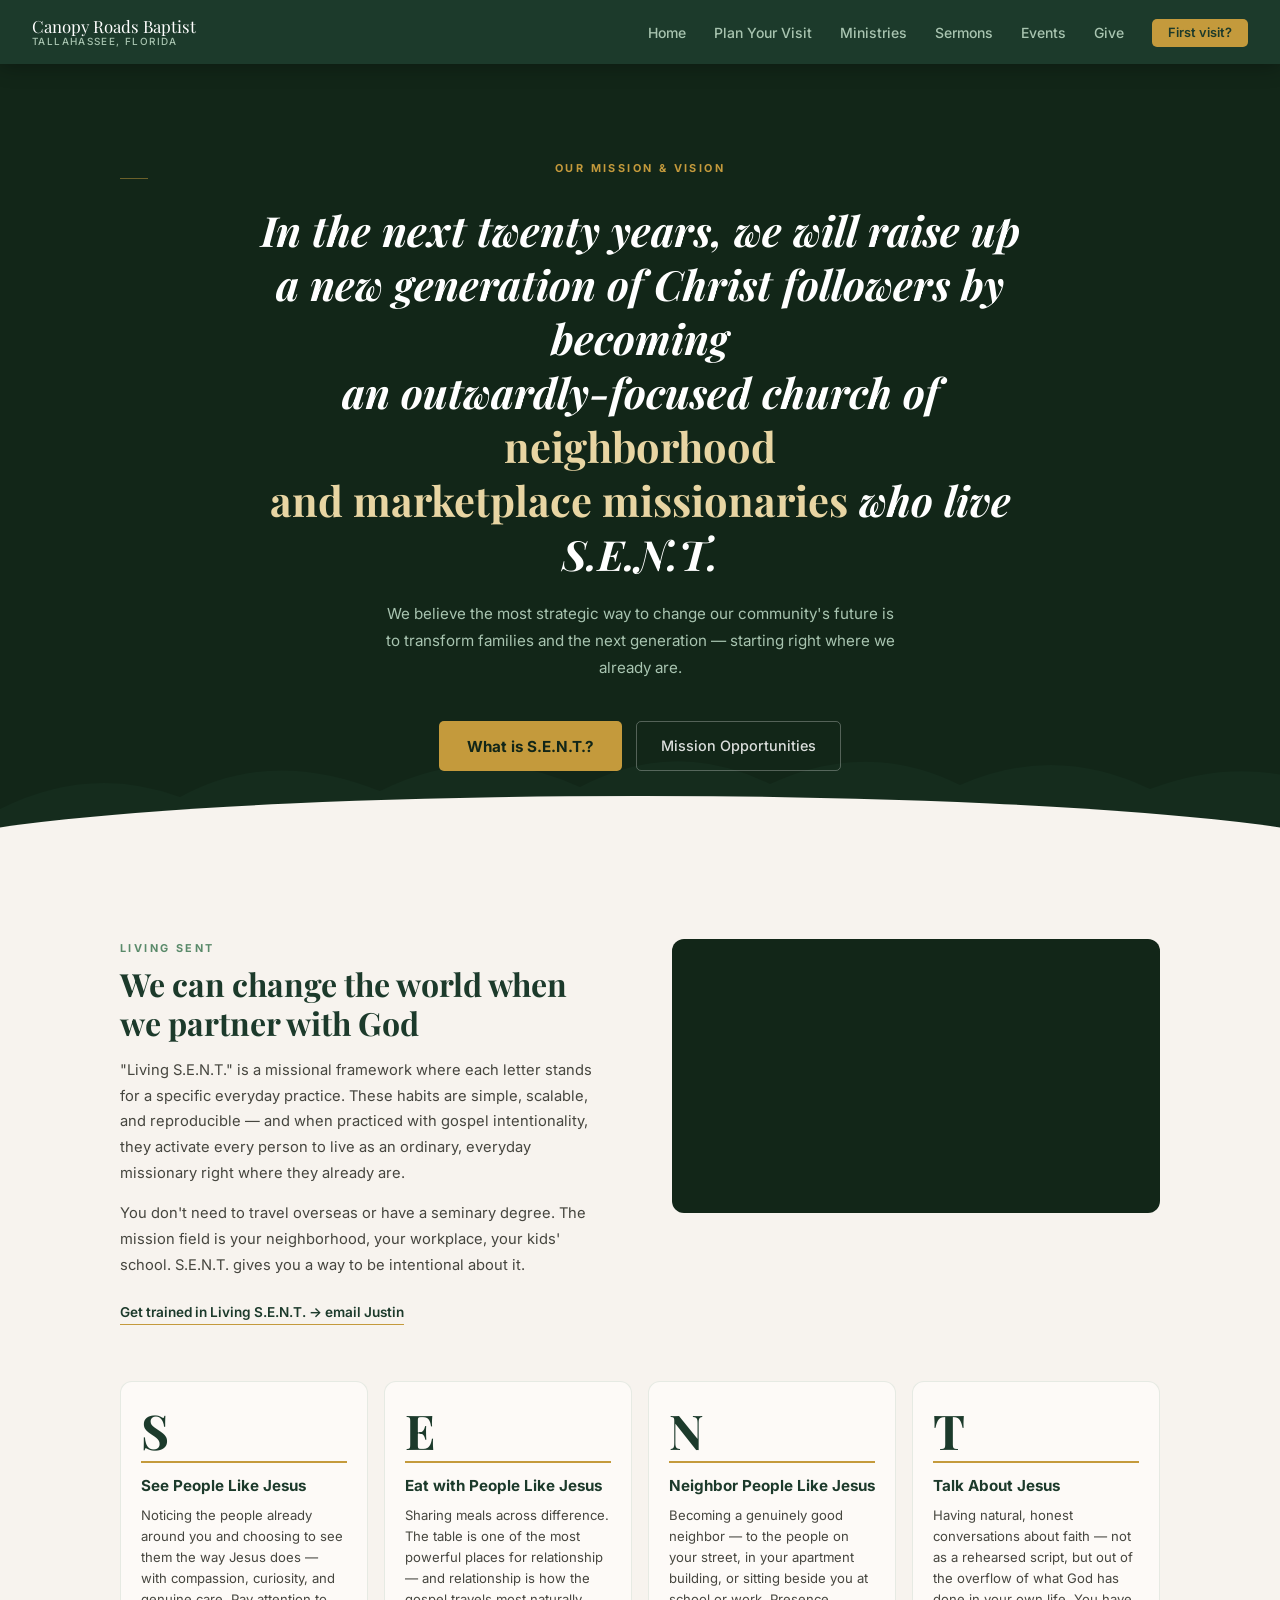
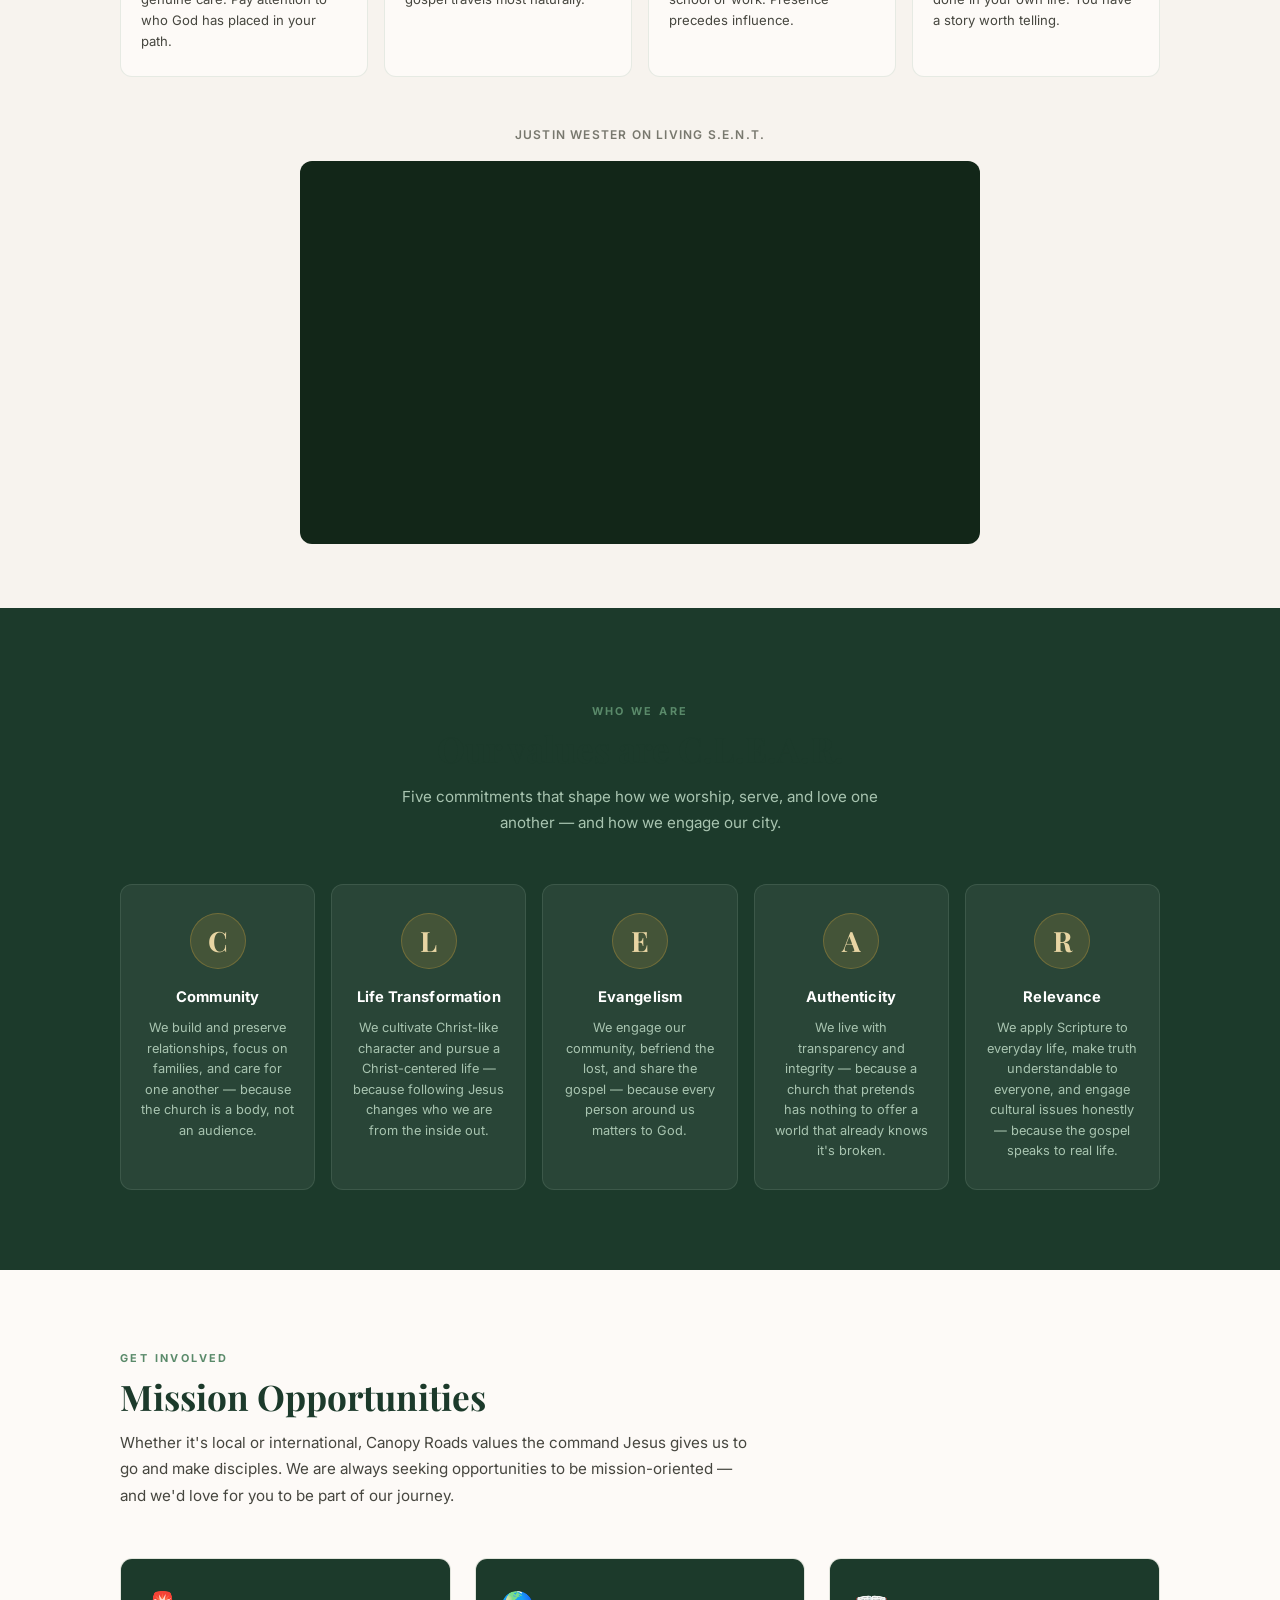
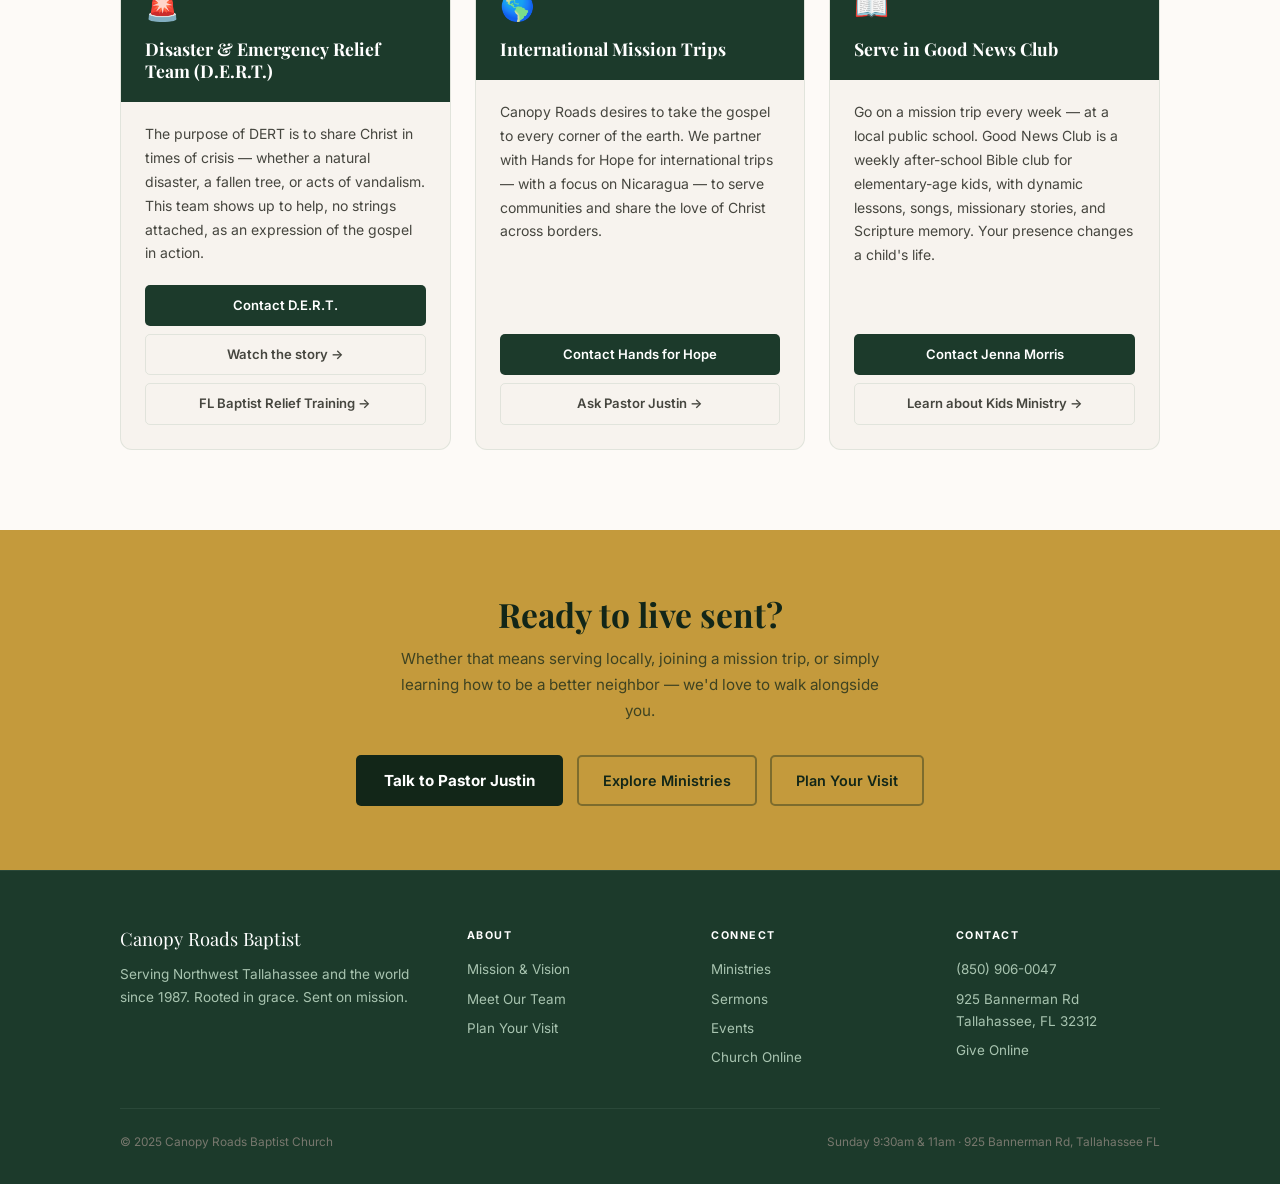
<file: mission.html>
<!DOCTYPE html>
<html lang="en">
<head>
<meta charset="UTF-8">
<meta name="viewport" content="width=device-width, initial-scale=1.0">
<title>Mission &amp; Vision | Canopy Roads Baptist Church</title>
<meta name="description" content="Canopy Roads exists to raise up a new generation of Christ followers — living S.E.N.T. as neighborhood and marketplace missionaries in Tallahassee and around the world.">
<link rel="preconnect" href="https://fonts.googleapis.com">
<link href="https://fonts.googleapis.com/css2?family=Playfair+Display:ital,wght@0,700;1,500;1,700&family=Inter:wght@400;500;600&display=swap" rel="stylesheet">
<link rel="stylesheet" href="styles.css">
</head>
<body class="page-mission">

<!-- NAV -->
<nav id="nav">
  <a class="nav-logo" href="index.html">
    Canopy Roads Baptist
    <small>Tallahassee, Florida</small>
  </a>
  <ul class="nav-links" id="navLinks">
    <li><a href="index.html">Home</a></li>
    <li><a href="visit.html">Plan Your Visit</a></li>
    <li><a href="connect.html">Ministries</a></li>
    <li><a href="media.html">Sermons</a></li>
    <li><a href="calendar.html">Events</a></li>
    <li><a href="give.html">Give</a></li>
    <li><a href="visit.html" class="nav-cta">First visit?</a></li>
  </ul>
  <button class="hamburger" id="hamburger" aria-label="Open menu" aria-expanded="false">
    <span></span><span></span><span></span>
  </button>
</nav>

<!-- ── HERO ── -->
<section class="hero">
  <svg class="hero-canopy" viewBox="0 0 1440 130" preserveAspectRatio="none" xmlns="http://www.w3.org/2000/svg" aria-hidden="true">
    <path d="M0,130 L0,80 Q90,35 180,68 Q270,18 380,62 Q480,12 580,58 Q675,8 770,55 Q868,10 960,56 Q1055,14 1150,60 Q1250,22 1340,65 Q1395,48 1440,58 L1440,130Z" fill="rgba(43,87,65,0.45)"/>
    <path d="M0,130 L0,105 Q180,80 360,105 Q540,80 720,105 Q900,80 1080,105 Q1260,82 1440,100 L1440,130Z" fill="rgba(28,58,43,0.6)"/>
  </svg>
  <div class="container" style="position:relative">
    <p class="hero-eyebrow">Our mission &amp; vision</p>
    <h1 class="hero-vision">
      In the next twenty years, we will raise up<br>
      a new generation of Christ followers by becoming<br>
      an outwardly-focused church of <em>neighborhood<br>
      and marketplace missionaries</em> who live S.E.N.T.
    </h1>
    <p class="hero-sub">We believe the most strategic way to change our community's future is to transform families and the next generation — starting right where we already are.</p>
    <div class="hero-links">
      <a class="btn-gold" href="#sent">What is S.E.N.T.?</a>
      <a class="btn-ghost-lt" href="#missions">Mission Opportunities</a>
    </div>
  </div>
</section>

<!-- ── S.E.N.T. ── -->
<section class="sent-section" id="sent">
  <div class="container">

    <div class="sent-intro">
      <div class="sent-intro-text">
        <p class="section-eyebrow">Living sent</p>
        <h2>We can change the world when we partner with God</h2>
        <p>"Living S.E.N.T." is a missional framework where each letter stands for a specific everyday practice. These habits are simple, scalable, and reproducible — and when practiced with gospel intentionality, they activate every person to live as an ordinary, everyday missionary right where they already are.</p>
        <p>You don't need to travel overseas or have a seminary degree. The mission field is your neighborhood, your workplace, your kids' school. S.E.N.T. gives you a way to be intentional about it.</p>
        <a class="contact-link" href="mailto:Justin.wester@canopyroads.org">
          Get trained in Living S.E.N.T. → email Justin
        </a>
      </div>
      <div class="video-wrap">
        <iframe
          src="https://www.youtube.com/embed/sf1GRYwQQqU"
          title="Mission and Vision — Canopy Roads Baptist Church"
          allow="accelerometer; autoplay; clipboard-write; encrypted-media; gyroscope; picture-in-picture"
          allowfullscreen loading="lazy"></iframe>
      </div>
    </div>

    <!-- Four SENT cards -->
    <div class="sent-cards">
      <div class="sent-card">
        <span class="sent-letter">S</span>
        <div class="sent-word">See People Like Jesus</div>
        <p class="sent-desc">Noticing the people already around you and choosing to see them the way Jesus does — with compassion, curiosity, and genuine care. Pay attention to who God has placed in your path.</p>
      </div>
      <div class="sent-card">
        <span class="sent-letter">E</span>
        <div class="sent-word">Eat with People Like Jesus</div>
        <p class="sent-desc">Sharing meals across difference. The table is one of the most powerful places for relationship — and relationship is how the gospel travels most naturally.</p>
      </div>
      <div class="sent-card">
        <span class="sent-letter">N</span>
        <div class="sent-word">Neighbor People Like Jesus</div>
        <p class="sent-desc">Becoming a genuinely good neighbor — to the people on your street, in your apartment building, or sitting beside you at school or work. Presence precedes influence.</p>
      </div>
      <div class="sent-card">
        <span class="sent-letter">T</span>
        <div class="sent-word">Talk About Jesus</div>
        <p class="sent-desc">Having natural, honest conversations about faith — not as a rehearsed script, but out of the overflow of what God has done in your own life. You have a story worth telling.</p>
      </div>
    </div>

    <!-- Second video -->
    <div class="sent-video2">
      <p class="sent-video2-label">Justin Wester on Living S.E.N.T.</p>
      <div class="video-wrap">
        <iframe
          src="https://www.youtube.com/embed/OMPBrg2BM9I"
          title="Living S.E.N.T. — Justin Wester"
          allow="accelerometer; autoplay; clipboard-write; encrypted-media; gyroscope; picture-in-picture"
          allowfullscreen loading="lazy"></iframe>
      </div>
    </div>

  </div>
</section>

<!-- ── C.L.E.A.R. VALUES ── -->
<section class="clear-section" id="values">
  <div class="container">
    <div class="clear-header">
      <p class="section-eyebrow">Who we are</p>
      <h2 class="section-title">Our values are C.L.E.A.R.</h2>
      <p>Five commitments that shape how we worship, serve, and love one another — and how we engage our city.</p>
    </div>
    <div class="clear-grid">

      <div class="clear-card">
        <div class="clear-letter-wrap"><span class="clear-letter">C</span></div>
        <div class="clear-word">Community</div>
        <p class="clear-desc">We build and preserve relationships, focus on families, and care for one another — because the church is a body, not an audience.</p>
      </div>

      <div class="clear-card">
        <div class="clear-letter-wrap"><span class="clear-letter">L</span></div>
        <div class="clear-word">Life Transformation</div>
        <p class="clear-desc">We cultivate Christ-like character and pursue a Christ-centered life — because following Jesus changes who we are from the inside out.</p>
      </div>

      <div class="clear-card">
        <div class="clear-letter-wrap"><span class="clear-letter">E</span></div>
        <div class="clear-word">Evangelism</div>
        <p class="clear-desc">We engage our community, befriend the lost, and share the gospel — because every person around us matters to God.</p>
      </div>

      <div class="clear-card">
        <div class="clear-letter-wrap"><span class="clear-letter">A</span></div>
        <div class="clear-word">Authenticity</div>
        <p class="clear-desc">We live with transparency and integrity — because a church that pretends has nothing to offer a world that already knows it's broken.</p>
      </div>

      <div class="clear-card">
        <div class="clear-letter-wrap"><span class="clear-letter">R</span></div>
        <div class="clear-word">Relevance</div>
        <p class="clear-desc">We apply Scripture to everyday life, make truth understandable to everyone, and engage cultural issues honestly — because the gospel speaks to real life.</p>
      </div>

    </div>
  </div>
</section>

<!-- ── MISSION OPPORTUNITIES ── -->
<section class="missions-section" id="missions">
  <div class="container">
    <div class="missions-header">
      <p class="section-eyebrow">Get involved</p>
      <h2 class="section-title" style="margin-bottom:.75rem;">Mission Opportunities</h2>
      <p class="section-body">Whether it's local or international, Canopy Roads values the command Jesus gives us to go and make disciples. We are always seeking opportunities to be mission-oriented — and we'd love for you to be part of our journey.</p>
    </div>

    <div class="missions-grid">

      <!-- D.E.R.T. -->
      <div class="mission-card">
        <div class="mission-card-top">
          <div class="mission-card-icon">🚨</div>
          <h3 class="mission-card-title">Disaster &amp; Emergency Relief Team (D.E.R.T.)</h3>
        </div>
        <div class="mission-card-body">
          <p>The purpose of DERT is to share Christ in times of crisis — whether a natural disaster, a fallen tree, or acts of vandalism. This team shows up to help, no strings attached, as an expression of the gospel in action.</p>
          <div class="mission-card-actions">
            <a class="mission-btn-primary" href="mailto:crbcemergencyrelief@comcast.net">Contact D.E.R.T.</a>
            <a class="mission-btn-secondary" href="https://www.youtube.com/watch?v=Awbql7X_ht8&t=37s" target="_blank" rel="noopener">Watch the story →</a>
            <a class="mission-btn-secondary" href="https://flbaptist.org/ministries/disaster-relief/" target="_blank" rel="noopener">FL Baptist Relief Training →</a>
          </div>
        </div>
      </div>

      <!-- International Missions -->
      <div class="mission-card">
        <div class="mission-card-top">
          <div class="mission-card-icon">🌎</div>
          <h3 class="mission-card-title">International Mission Trips</h3>
        </div>
        <div class="mission-card-body">
          <p>Canopy Roads desires to take the gospel to every corner of the earth. We partner with Hands for Hope for international trips — with a focus on Nicaragua — to serve communities and share the love of Christ across borders.</p>
          <div class="mission-card-actions">
            <a class="mission-btn-primary" href="mailto:rregister@nettally.com">Contact Hands for Hope</a>
            <a class="mission-btn-secondary" href="mailto:Justin.wester@canopyroads.org">Ask Pastor Justin →</a>
          </div>
        </div>
      </div>

      <!-- Good News Club -->
      <div class="mission-card">
        <div class="mission-card-top">
          <div class="mission-card-icon">📖</div>
          <h3 class="mission-card-title">Serve in Good News Club</h3>
        </div>
        <div class="mission-card-body">
          <p>Go on a mission trip every week — at a local public school. Good News Club is a weekly after-school Bible club for elementary-age kids, with dynamic lessons, songs, missionary stories, and Scripture memory. Your presence changes a child's life.</p>
          <div class="mission-card-actions">
            <a class="mission-btn-primary" href="mailto:Jenna.morris@canopyroads.org">Contact Jenna Morris</a>
            <a class="mission-btn-secondary" href="connect.html#children">Learn about Kids Ministry →</a>
          </div>
        </div>
      </div>

    </div>
  </div>
</section>

<!-- ── JOIN CTA ── -->
<section class="cta-strip">
  <h2>Ready to live sent?</h2>
  <p>Whether that means serving locally, joining a mission trip, or simply learning how to be a better neighbor — we'd love to walk alongside you.</p>
  <div class="cta-strip-actions">
    <a class="btn-dark" href="mailto:Justin.wester@canopyroads.org">Talk to Pastor Justin</a>
    <a class="btn-outline-dark" href="connect.html">Explore Ministries</a>
    <a class="btn-outline-dark" href="visit.html">Plan Your Visit</a>
  </div>
</section>

<!-- ── FOOTER ── -->
<footer>
  <div class="footer-grid">
    <div class="footer-brand">
      <a href="index.html" class="nav-logo" style="font-size:1.15rem;">Canopy Roads Baptist</a>
      <p>Serving Northwest Tallahassee and the world since 1987. Rooted in grace. Sent on mission.</p>
    </div>
    <div class="footer-col">
      <h4>About</h4>
      <a href="mission.html">Mission &amp; Vision</a>
      <a href="team.html">Meet Our Team</a>
      <a href="visit.html">Plan Your Visit</a>
    </div>
    <div class="footer-col">
      <h4>Connect</h4>
      <a href="connect.html">Ministries</a>
      <a href="media.html">Sermons</a>
      <a href="calendar.html">Events</a>
      <a href="http://canopyroads.online.church" target="_blank">Church Online</a>
    </div>
    <div class="footer-col">
      <h4>Contact</h4>
      <a href="tel:8509060047">(850) 906-0047</a>
      <a href="https://maps.google.com/?q=925+Bannerman+Rd+Tallahassee+FL+32312" target="_blank" rel="noopener">925 Bannerman Rd<br>Tallahassee, FL 32312</a>
      <a href="give.html">Give Online</a>
    </div>
  </div>
  <div class="footer-bottom">
    <span>© 2025 Canopy Roads Baptist Church</span>
    <span>Sunday 9:30am &amp; 11am · 925 Bannerman Rd, Tallahassee FL</span>
  </div>
</footer>

<script>
document.getElementById('hamburger').addEventListener('click', function() {
  const open = document.getElementById('navLinks').classList.toggle('open');
  this.setAttribute('aria-expanded', open);
});
</script>
</body>
</html>
</file>
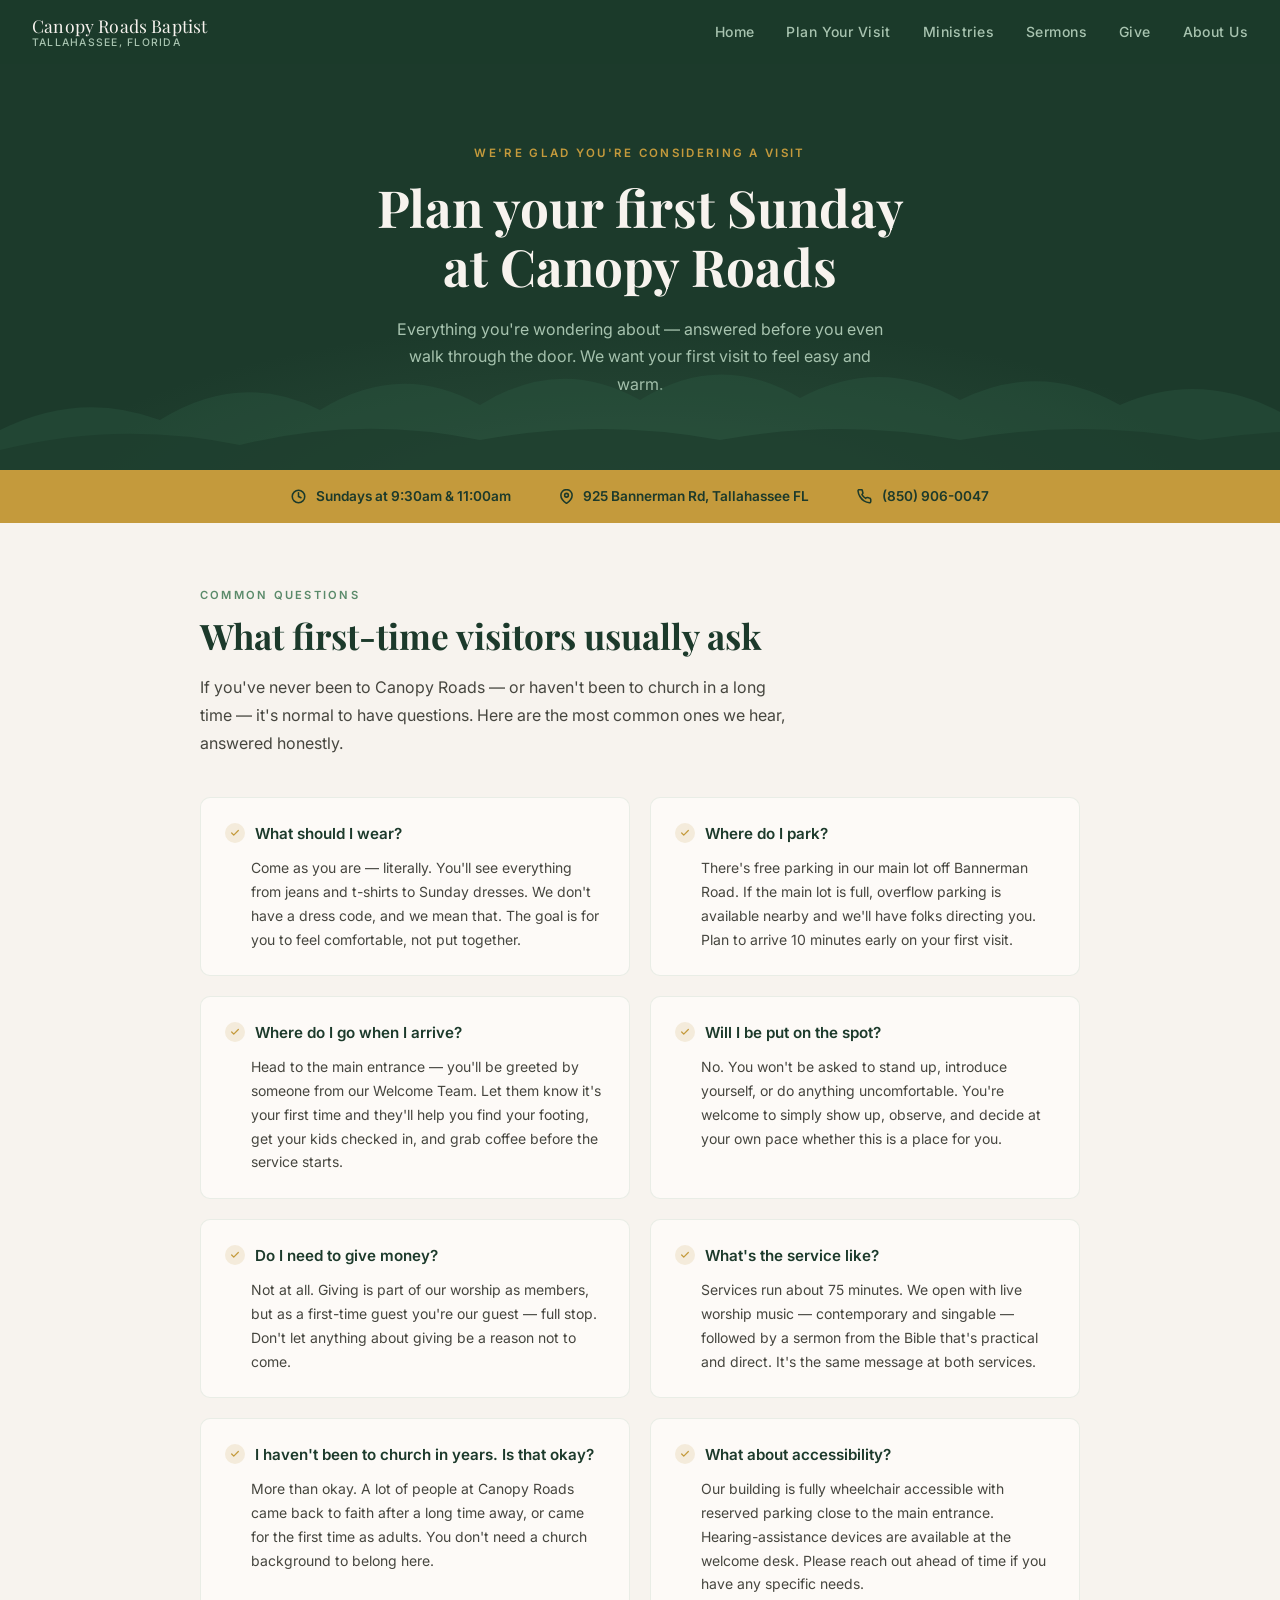
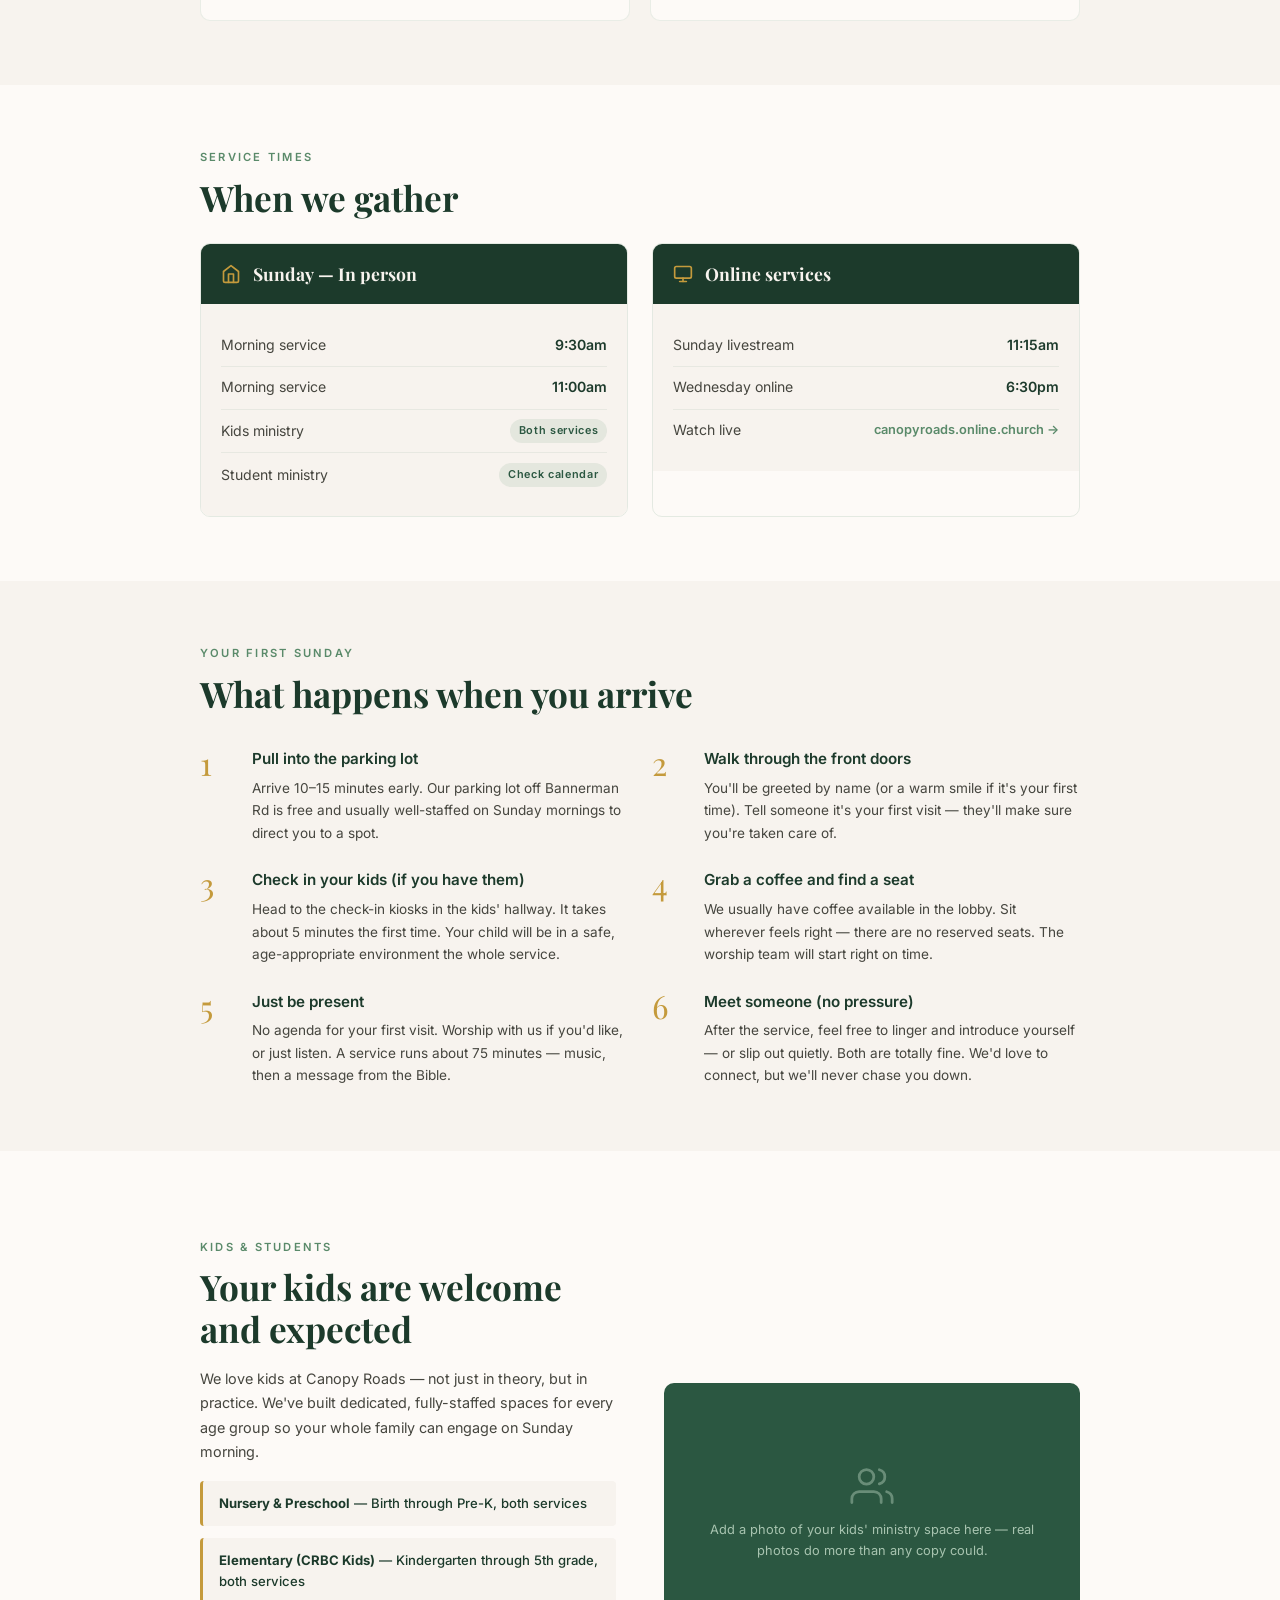
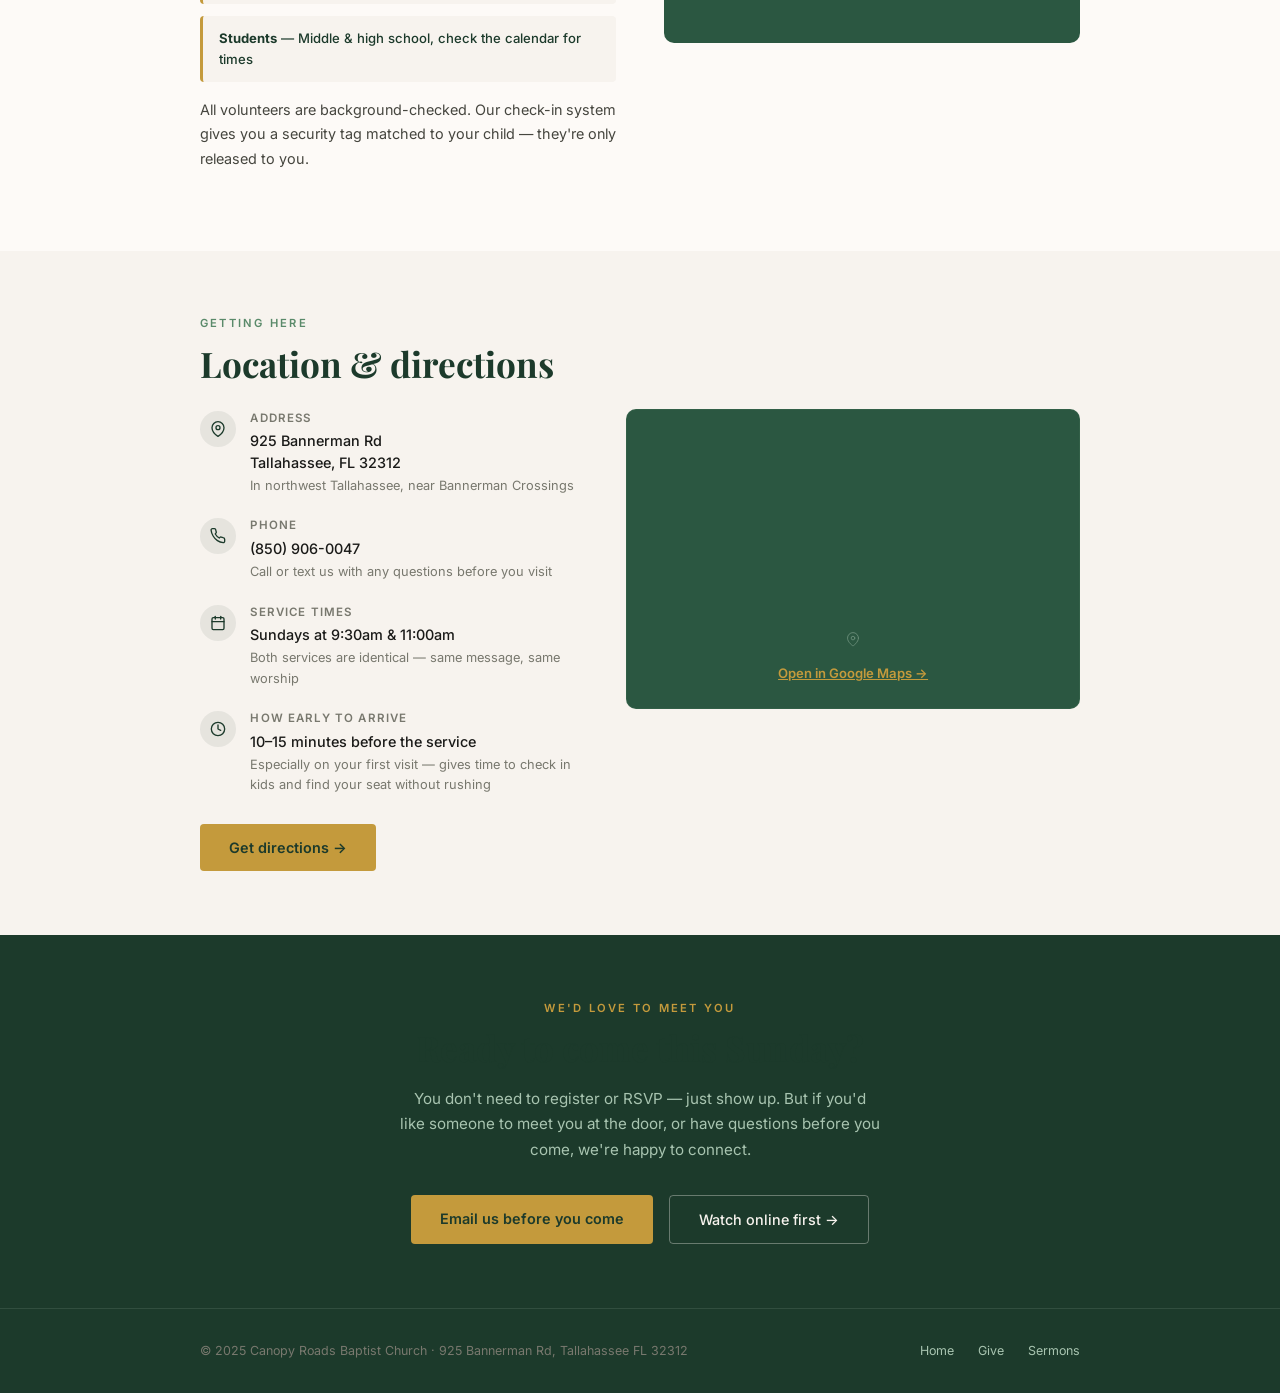
<file: visit.html>
<!DOCTYPE html>
<html lang="en">
<head>
<meta charset="UTF-8">
<meta name="viewport" content="width=device-width, initial-scale=1.0">
<title>Plan Your Visit | Canopy Roads Baptist Church</title>
<meta name="description" content="Everything you need to know before your first Sunday at Canopy Roads Baptist Church in Tallahassee, FL. Services at 9:30 & 11am.">
<link rel="preconnect" href="https://fonts.googleapis.com">
<link rel="preconnect" href="https://fonts.gstatic.com" crossorigin>
<link href="https://fonts.googleapis.com/css2?family=Playfair+Display:wght@700&family=Inter:wght@400;500;600&display=swap" rel="stylesheet">
<link rel="stylesheet" href="styles.css">
</head>
<body class="page-visit">

<!-- NAV -->
<nav id="nav">
  <a href="index.html" class="nav-logo">
    Canopy Roads Baptist<span>Tallahassee, Florida</span>
  </a>
  <ul class="nav-links" id="navLinks">
    <li><a href="index.html">Home</a></li>
    <li><a href="visit.html" class="active">Plan Your Visit</a></li>
    <li><a href="connect.html">Ministries</a></li>
    <li><a href="media.html">Sermons</a></li>
    <li><a href="give">Give</a></li>
    <li><a href="team.html">About Us</a></li>
  </ul>
  <button class="nav-toggle" id="navToggle" aria-label="Open menu" aria-expanded="false">
    <span></span><span></span><span></span>
  </button>
</nav>

<!-- PAGE HEADER -->
<header class="page-header">
  <svg class="page-header-canopy" viewBox="0 0 1440 120" preserveAspectRatio="xMidYMax slice" xmlns="http://www.w3.org/2000/svg" aria-hidden="true">
    <path d="M0,120 L0,80 Q80,40 160,70 Q240,20 320,60 Q400,10 480,55 Q560,5 640,50 Q720,0 800,48 Q880,5 960,50 Q1040,10 1120,55 Q1200,20 1280,62 Q1360,35 1440,65 L1440,120 Z" fill="rgba(43,87,65,0.4)"/>
    <path d="M0,120 L0,100 Q120,70 240,95 Q360,65 480,90 Q600,68 720,90 Q840,68 960,90 Q1080,68 1200,90 Q1320,72 1440,90 L1440,120 Z" fill="rgba(28,58,43,0.6)"/>
  </svg>
  <p class="page-eyebrow">We're glad you're considering a visit</p>
  <h1 class="page-title">Plan your first Sunday<br>at Canopy Roads</h1>
  <p class="page-subtitle">Everything you're wondering about — answered before you even walk through the door. We want your first visit to feel easy and warm.</p>
</header>

<!-- QUICK BAR -->
<div class="quick-bar">
  <div class="quick-bar-inner">
    <span class="quick-item">
      <svg width="15" height="15" viewBox="0 0 24 24" fill="none" stroke="currentColor" stroke-width="2.5" stroke-linecap="round" stroke-linejoin="round"><circle cx="12" cy="12" r="10"/><polyline points="12 6 12 12 16 14"/></svg>
      Sundays at 9:30am &amp; 11:00am
    </span>
    <span class="quick-item">
      <svg width="15" height="15" viewBox="0 0 24 24" fill="none" stroke="currentColor" stroke-width="2.5" stroke-linecap="round" stroke-linejoin="round"><path d="M21 10c0 7-9 13-9 13s-9-6-9-13a9 9 0 0 1 18 0z"/><circle cx="12" cy="10" r="3"/></svg>
      925 Bannerman Rd, Tallahassee FL
    </span>
    <span class="quick-item">
      <svg width="15" height="15" viewBox="0 0 24 24" fill="none" stroke="currentColor" stroke-width="2.5" stroke-linecap="round" stroke-linejoin="round"><path d="M22 16.92v3a2 2 0 0 1-2.18 2 19.79 19.79 0 0 1-8.63-3.07A19.5 19.5 0 0 1 4.69 12 19.79 19.79 0 0 1 1.65 3.18 2 2 0 0 1 3.62 1h3a2 2 0 0 1 2 1.72c.127.96.361 1.903.7 2.81a2 2 0 0 1-.45 2.11L7.91 8.96a16 16 0 0 0 6 6l.86-.86a2 2 0 0 1 2.11-.45c.907.339 1.85.573 2.81.7A2 2 0 0 1 21.64 16.22z"/></svg>
      (850) 906-0047
    </span>
  </div>
</div>

<!-- FAQ -->
<section class="faq-section">
  <div class="container">
    <p class="section-eyebrow">Common questions</p>
    <h2 class="section-title">What first-time visitors usually ask</h2>
    <p class="faq-intro">If you've never been to Canopy Roads — or haven't been to church in a long time — it's normal to have questions. Here are the most common ones we hear, answered honestly.</p>
    <div class="faq-grid">
      <div class="faq-card">
        <div class="faq-q">
          <div class="faq-q-icon"><svg width="10" height="10" viewBox="0 0 24 24" fill="none" stroke="#C49A3C" stroke-width="3" stroke-linecap="round" stroke-linejoin="round"><polyline points="20 6 9 17 4 12"/></svg></div>
          What should I wear?
        </div>
        <p class="faq-a">Come as you are — literally. You'll see everything from jeans and t-shirts to Sunday dresses. We don't have a dress code, and we mean that. The goal is for you to feel comfortable, not put together.</p>
      </div>
      <div class="faq-card">
        <div class="faq-q">
          <div class="faq-q-icon"><svg width="10" height="10" viewBox="0 0 24 24" fill="none" stroke="#C49A3C" stroke-width="3" stroke-linecap="round" stroke-linejoin="round"><polyline points="20 6 9 17 4 12"/></svg></div>
          Where do I park?
        </div>
        <p class="faq-a">There's free parking in our main lot off Bannerman Road. If the main lot is full, overflow parking is available nearby and we'll have folks directing you. Plan to arrive 10 minutes early on your first visit.</p>
      </div>
      <div class="faq-card">
        <div class="faq-q">
          <div class="faq-q-icon"><svg width="10" height="10" viewBox="0 0 24 24" fill="none" stroke="#C49A3C" stroke-width="3" stroke-linecap="round" stroke-linejoin="round"><polyline points="20 6 9 17 4 12"/></svg></div>
          Where do I go when I arrive?
        </div>
        <p class="faq-a">Head to the main entrance — you'll be greeted by someone from our Welcome Team. Let them know it's your first time and they'll help you find your footing, get your kids checked in, and grab coffee before the service starts.</p>
      </div>
      <div class="faq-card">
        <div class="faq-q">
          <div class="faq-q-icon"><svg width="10" height="10" viewBox="0 0 24 24" fill="none" stroke="#C49A3C" stroke-width="3" stroke-linecap="round" stroke-linejoin="round"><polyline points="20 6 9 17 4 12"/></svg></div>
          Will I be put on the spot?
        </div>
        <p class="faq-a">No. You won't be asked to stand up, introduce yourself, or do anything uncomfortable. You're welcome to simply show up, observe, and decide at your own pace whether this is a place for you.</p>
      </div>
      <div class="faq-card">
        <div class="faq-q">
          <div class="faq-q-icon"><svg width="10" height="10" viewBox="0 0 24 24" fill="none" stroke="#C49A3C" stroke-width="3" stroke-linecap="round" stroke-linejoin="round"><polyline points="20 6 9 17 4 12"/></svg></div>
          Do I need to give money?
        </div>
        <p class="faq-a">Not at all. Giving is part of our worship as members, but as a first-time guest you're our guest — full stop. Don't let anything about giving be a reason not to come.</p>
      </div>
      <div class="faq-card">
        <div class="faq-q">
          <div class="faq-q-icon"><svg width="10" height="10" viewBox="0 0 24 24" fill="none" stroke="#C49A3C" stroke-width="3" stroke-linecap="round" stroke-linejoin="round"><polyline points="20 6 9 17 4 12"/></svg></div>
          What's the service like?
        </div>
        <p class="faq-a">Services run about 75 minutes. We open with live worship music — contemporary and singable — followed by a sermon from the Bible that's practical and direct. It's the same message at both services.</p>
      </div>
      <div class="faq-card">
        <div class="faq-q">
          <div class="faq-q-icon"><svg width="10" height="10" viewBox="0 0 24 24" fill="none" stroke="#C49A3C" stroke-width="3" stroke-linecap="round" stroke-linejoin="round"><polyline points="20 6 9 17 4 12"/></svg></div>
          I haven't been to church in years. Is that okay?
        </div>
        <p class="faq-a">More than okay. A lot of people at Canopy Roads came back to faith after a long time away, or came for the first time as adults. You don't need a church background to belong here.</p>
      </div>
      <div class="faq-card">
        <div class="faq-q">
          <div class="faq-q-icon"><svg width="10" height="10" viewBox="0 0 24 24" fill="none" stroke="#C49A3C" stroke-width="3" stroke-linecap="round" stroke-linejoin="round"><polyline points="20 6 9 17 4 12"/></svg></div>
          What about accessibility?
        </div>
        <p class="faq-a">Our building is fully wheelchair accessible with reserved parking close to the main entrance. Hearing-assistance devices are available at the welcome desk. Please reach out ahead of time if you have any specific needs.</p>
      </div>
    </div>
  </div>
</section>

<!-- SCHEDULE -->
<section class="schedule-section">
  <div class="container">
    <p class="section-eyebrow">Service times</p>
    <h2 class="section-title">When we gather</h2>
    <div class="schedule-grid">
      <div class="schedule-card">
        <div class="schedule-card-head">
          <svg width="20" height="20" viewBox="0 0 24 24" fill="none" stroke="#C49A3C" stroke-width="2" stroke-linecap="round" stroke-linejoin="round"><path d="M3 9l9-7 9 7v11a2 2 0 0 1-2 2H5a2 2 0 0 1-2-2z"/><polyline points="9 22 9 12 15 12 15 22"/></svg>
          <h3>Sunday — In person</h3>
        </div>
        <div class="schedule-card-body">
          <div class="time-row"><span class="time-label">Morning service</span><span class="time-value">9:30am</span></div>
          <div class="time-row"><span class="time-label">Morning service</span><span class="time-value">11:00am</span></div>
          <div class="time-row"><span class="time-label">Kids ministry</span><span class="time-tag">Both services</span></div>
          <div class="time-row"><span class="time-label">Student ministry</span><span class="time-tag">Check calendar</span></div>
        </div>
      </div>
      <div class="schedule-card">
        <div class="schedule-card-head">
          <svg width="20" height="20" viewBox="0 0 24 24" fill="none" stroke="#C49A3C" stroke-width="2" stroke-linecap="round" stroke-linejoin="round"><rect x="2" y="3" width="20" height="14" rx="2" ry="2"/><line x1="8" y1="21" x2="16" y2="21"/><line x1="12" y1="17" x2="12" y2="21"/></svg>
          <h3>Online services</h3>
        </div>
        <div class="schedule-card-body">
          <div class="time-row"><span class="time-label">Sunday livestream</span><span class="time-value">11:15am</span></div>
          <div class="time-row"><span class="time-label">Wednesday online</span><span class="time-value">6:30pm</span></div>
          <div class="time-row">
            <span class="time-label">Watch live</span>
            <a href="http://canopyroads.online.church" target="_blank" rel="noopener" style="font-size:0.8rem; font-weight:600; color:var(--sage); text-decoration:none;">canopyroads.online.church →</a>
          </div>
        </div>
      </div>
    </div>
  </div>
</section>

<!-- WHAT TO EXPECT -->
<section class="expect-section">
  <div class="container">
    <p class="section-eyebrow">Your first Sunday</p>
    <h2 class="section-title">What happens when you arrive</h2>
    <div class="expect-steps">
      <div class="expect-step">
        <div class="step-num">1</div>
        <div class="step-content">
          <h3>Pull into the parking lot</h3>
          <p>Arrive 10–15 minutes early. Our parking lot off Bannerman Rd is free and usually well-staffed on Sunday mornings to direct you to a spot.</p>
        </div>
      </div>
      <div class="expect-step">
        <div class="step-num">2</div>
        <div class="step-content">
          <h3>Walk through the front doors</h3>
          <p>You'll be greeted by name (or a warm smile if it's your first time). Tell someone it's your first visit — they'll make sure you're taken care of.</p>
        </div>
      </div>
      <div class="expect-step">
        <div class="step-num">3</div>
        <div class="step-content">
          <h3>Check in your kids (if you have them)</h3>
          <p>Head to the check-in kiosks in the kids' hallway. It takes about 5 minutes the first time. Your child will be in a safe, age-appropriate environment the whole service.</p>
        </div>
      </div>
      <div class="expect-step">
        <div class="step-num">4</div>
        <div class="step-content">
          <h3>Grab a coffee and find a seat</h3>
          <p>We usually have coffee available in the lobby. Sit wherever feels right — there are no reserved seats. The worship team will start right on time.</p>
        </div>
      </div>
      <div class="expect-step">
        <div class="step-num">5</div>
        <div class="step-content">
          <h3>Just be present</h3>
          <p>No agenda for your first visit. Worship with us if you'd like, or just listen. A service runs about 75 minutes — music, then a message from the Bible.</p>
        </div>
      </div>
      <div class="expect-step">
        <div class="step-num">6</div>
        <div class="step-content">
          <h3>Meet someone (no pressure)</h3>
          <p>After the service, feel free to linger and introduce yourself — or slip out quietly. Both are totally fine. We'd love to connect, but we'll never chase you down.</p>
        </div>
      </div>
    </div>
  </div>
</section>

<!-- KIDS CHECK-IN -->
<section class="kids-section">
  <div class="container">
    <div class="kids-grid">
      <div>
        <p class="section-eyebrow">Kids &amp; students</p>
        <h2 class="section-title">Your kids are welcome and expected</h2>
        <div class="kids-body">
          <p>We love kids at Canopy Roads — not just in theory, but in practice. We've built dedicated, fully-staffed spaces for every age group so your whole family can engage on Sunday morning.</p>
          <div class="kids-detail">
            <strong>Nursery &amp; Preschool</strong> — Birth through Pre-K, both services
          </div>
          <div class="kids-detail">
            <strong>Elementary (CRBC Kids)</strong> — Kindergarten through 5th grade, both services
          </div>
          <div class="kids-detail">
            <strong>Students</strong> — Middle &amp; high school, check the calendar for times
          </div>
          <p style="margin-top: 1rem;">All volunteers are background-checked. Our check-in system gives you a security tag matched to your child — they're only released to you.</p>
        </div>
      </div>
      <div class="kids-visual">
        <svg width="44" height="44" viewBox="0 0 24 24" fill="none" stroke="currentColor" stroke-width="1.5" stroke-linecap="round" stroke-linejoin="round" opacity="0.5"><path d="M17 21v-2a4 4 0 0 0-4-4H5a4 4 0 0 0-4 4v2"/><circle cx="9" cy="7" r="4"/><path d="M23 21v-2a4 4 0 0 0-3-3.87"/><path d="M16 3.13a4 4 0 0 1 0 7.75"/></svg>
        <p>Add a photo of your kids' ministry space here — real photos do more than any copy could.</p>
      </div>
    </div>
  </div>
</section>

<!-- LOCATION & DIRECTIONS -->
<section class="location-section">
  <div class="container">
    <p class="section-eyebrow">Getting here</p>
    <h2 class="section-title">Location &amp; directions</h2>
    <div class="location-grid">
      <div class="location-details">
        <div class="detail-block">
          <div class="detail-icon">
            <svg width="16" height="16" viewBox="0 0 24 24" fill="none" stroke="#1C3A2B" stroke-width="2" stroke-linecap="round" stroke-linejoin="round"><path d="M21 10c0 7-9 13-9 13s-9-6-9-13a9 9 0 0 1 18 0z"/><circle cx="12" cy="10" r="3"/></svg>
          </div>
          <div>
            <div class="detail-label">Address</div>
            <div class="detail-value">925 Bannerman Rd<br>Tallahassee, FL 32312</div>
            <div class="detail-note">In northwest Tallahassee, near Bannerman Crossings</div>
          </div>
        </div>
        <div class="detail-block">
          <div class="detail-icon">
            <svg width="16" height="16" viewBox="0 0 24 24" fill="none" stroke="#1C3A2B" stroke-width="2" stroke-linecap="round" stroke-linejoin="round"><path d="M22 16.92v3a2 2 0 0 1-2.18 2 19.79 19.79 0 0 1-8.63-3.07A19.5 19.5 0 0 1 4.69 12 19.79 19.79 0 0 1 1.65 3.18 2 2 0 0 1 3.62 1h3a2 2 0 0 1 2 1.72c.127.96.361 1.903.7 2.81a2 2 0 0 1-.45 2.11L7.91 8.96a16 16 0 0 0 6 6l.86-.86a2 2 0 0 1 2.11-.45c.907.339 1.85.573 2.81.7A2 2 0 0 1 21.64 16.22z"/></svg>
          </div>
          <div>
            <div class="detail-label">Phone</div>
            <div class="detail-value"><a href="tel:8509060047" style="color:inherit; text-decoration:none;">(850) 906-0047</a></div>
            <div class="detail-note">Call or text us with any questions before you visit</div>
          </div>
        </div>
        <div class="detail-block">
          <div class="detail-icon">
            <svg width="16" height="16" viewBox="0 0 24 24" fill="none" stroke="#1C3A2B" stroke-width="2" stroke-linecap="round" stroke-linejoin="round"><rect x="3" y="4" width="18" height="18" rx="2" ry="2"/><line x1="16" y1="2" x2="16" y2="6"/><line x1="8" y1="2" x2="8" y2="6"/><line x1="3" y1="10" x2="21" y2="10"/></svg>
          </div>
          <div>
            <div class="detail-label">Service times</div>
            <div class="detail-value">Sundays at 9:30am &amp; 11:00am</div>
            <div class="detail-note">Both services are identical — same message, same worship</div>
          </div>
        </div>
        <div class="detail-block">
          <div class="detail-icon">
            <svg width="16" height="16" viewBox="0 0 24 24" fill="none" stroke="#1C3A2B" stroke-width="2" stroke-linecap="round" stroke-linejoin="round"><circle cx="12" cy="12" r="10"/><polyline points="12 6 12 12 16 14"/></svg>
          </div>
          <div>
            <div class="detail-label">How early to arrive</div>
            <div class="detail-value">10–15 minutes before the service</div>
            <div class="detail-note">Especially on your first visit — gives time to check in kids and find your seat without rushing</div>
          </div>
        </div>
        <a href="https://maps.google.com/?q=925+Bannerman+Rd+Tallahassee+FL+32312" target="_blank" rel="noopener" class="btn-primary" style="align-self:flex-start; margin-top:0.5rem;">
          Get directions →
        </a>
      </div>
      <div class="map-embed">
        <iframe src="https://www.google.com/maps/embed?pb=!1m18!1m12!1m3!1d6869.405346845848!2d-84.26524172379543!3d30.585937774655406!2m3!1f0!2f0!3f0!3m2!1i1024!2i768!4f13.1!3m3!1m2!1s0x88ec57f8eb25966d%3A0xb5564cfc7f0e5b73!2sCanopy%20Roads%20Baptist%20Church!5e0!3m2!1sen!2sus!4v1782295993813!5m2!1sen!2sus" width="600" height="450" style="border:0;" allowfullscreen="" loading="lazy" referrerpolicy="strict-origin-when-cross-origin"></iframe>
        <svg width="36" height="36" viewBox="0 0 24 24" fill="none" stroke="currentColor" stroke-width="1.5" stroke-linecap="round" stroke-linejoin="round" opacity="0.5"><path d="M21 10c0 7-9 13-9 13s-9-6-9-13a9 9 0 0 1 18 0z"/><circle cx="12" cy="10" r="3"/></svg>
        <a href="https://maps.google.com/?q=925+Bannerman+Rd+Tallahassee+FL+32312" target="_blank" rel="noopener" style="color:var(--gold); font-size:0.82rem; font-weight:600;">Open in Google Maps →</a>
      </div>
    </div>
  </div>
</section>

<!-- CTA -->
<section class="cta-section">
  <div class="container">
    <p class="section-eyebrow" style="color:var(--gold);">We'd love to meet you</p>
    <h2 class="section-title">Ready to come this Sunday?</h2>
    <p>You don't need to register or RSVP — just show up. But if you'd like someone to meet you at the door, or have questions before you come, we're happy to connect.</p>
    <div class="cta-actions">
      <a href="mailto:info@canopyroads.org" class="btn-primary">Email us before you come</a>
      <a href="http://canopyroads.online.church" target="_blank" rel="noopener" class="btn-ghost">Watch online first →</a>
    </div>
  </div>
</section>

<footer>
  <div class="footer-bottom">
    <span>© 2025 Canopy Roads Baptist Church · 925 Bannerman Rd, Tallahassee FL 32312</span>
    <div style="display:flex; gap:1.5rem;">
      <a href="index.html">Home</a>
      <a href="give.html">Give</a>
      <a href="media.html">Sermons</a>
    </div>
  </div>
</footer>

<script>
  const toggle = document.getElementById('navToggle');
  const links = document.getElementById('navLinks');
  toggle.addEventListener('click', () => {
    const open = links.classList.toggle('open');
    toggle.setAttribute('aria-expanded', open);
  });
</script>
</body>
</html>
</file>
<file: styles.css>
/* ============================================================
   Canopy Roads Baptist Church -- Combined Stylesheet
   Generated by consolidating per-page <style> blocks.
   Structure: 1) Reset & design tokens  2) Base elements
   3) Shared components (nav/footer/buttons/etc. used site-wide)
   4) Page-specific styles, scoped under body.page-* classes
   ============================================================ */

*, *::before, *::after { box-sizing: border-box; margin: 0; padding: 0; }

/* Guarantee the native `hidden` attribute always hides an element, even
   when a component rule elsewhere sets its own `display` (e.g. .program-card
   { display: flex }). Author rules normally beat the browser's built-in
   [hidden] default, so without this, hidden="" silently gets overridden. */
[hidden] { display: none !important; }

:root {
  --forest: #1C3A2B;
  --forest-mid: #274F3C;
  --forest-dark: #122618;
  --sage: #5A8A6A;
  --sage-light: #A8C4B0;
  --sage-pale: #E4EFE7;
  --cream: #F7F3EE;
  --warm-white: #FDFAF7;
  --gold: #C49A3C;
  --gold-light: #E8D5A3;
  --text-dark: #1A1A18;
  --text-mid: #46463F;
  --text-muted: #78786E;
  --border: rgba(90,138,106,0.14);
  --radius: 4px;
  --radius-lg: 10px;
  --radius-xl: 20px;

  /* calendar category colors */
  --cat-worship: #1C3A2B;
  --cat-students: #7B4EA6;
  --cat-kids: #D4753A;
  --cat-adults: #2B5B8A;
  --cat-missions: #B03A3A;
  --cat-community: #4A8A5A;
}

/* Per-page overrides: restore original page-specific design tokens that
   were folded too aggressively into the global palette. Colors/tokens that
   were genuine cross-page drift (gold-light, sage-light, warm-white, etc.)
   stay unified; these were intentional per-page choices, so they're
   restored via scoped variable overrides rather than left global. */
body.page-give,
body.page-mission {
  --radius: 5px;
  --radius-lg: 12px;
}
body.page-canopy-elementary,
body.page-canopy-preschool,
body.page-good-news-club {
  --radius: 6px;
  --radius-lg: 14px;
}
body.page-home,
body.page-connect,
body.page-visit {
  --forest-mid: #2B5741;
}
body.page-media {
  --text-dark: #2C2C2C;
  --text-muted: #6B7280;
  --border: #DDD6CC;
}

html { scroll-behavior: smooth; }

/* ============================================================
   SHARED COMPONENTS (identical across pages)
   ============================================================ */

html { scroll-behavior: smooth; }
.nav-logo span { display: block;
    font-family: 'Inter', sans-serif;
    font-size: 0.65rem;
    font-weight: 500;
    letter-spacing: 0.12em;
    text-transform: uppercase;
    color: var(--sage-light);
    margin-top: 1px; }
.nav-links a:hover { color: #fff; }
.nav-cta:hover { background: var(--gold-light) !important; }
.btn-outline { display: inline-block;
    padding: 0.6rem 1.4rem;
    border: 1.5px solid var(--forest);
    border-radius: var(--radius);
    color: var(--forest);
    font-size: 0.85rem;
    font-weight: 600;
    text-decoration: none;
    transition: background 0.2s, color 0.2s; }
.btn-outline:hover { background: var(--forest); color: var(--cream); }
.link-arrow { font-size: 0.82rem;
    font-weight: 600;
    color: var(--sage);
    text-decoration: none;
    display: inline-flex;
    align-items: center;
    gap: 0.3rem;
    transition: gap 0.2s, color 0.2s; }
.link-arrow:hover { color: var(--forest); gap: 0.5rem; }
.social-links a { color: var(--sage-light); transition: color 0.2s; }
.social-links a:hover { color: var(--cream); }
.page-header-canopy { position: absolute;
    bottom: 0; left: 0; right: 0;
    height: 120px;
    pointer-events: none; }
.page-eyebrow { font-size: 0.72rem;
    font-weight: 600;
    letter-spacing: 0.2em;
    text-transform: uppercase;
    color: var(--gold);
    margin-bottom: 1rem; }
.page-title { font-family: 'Playfair Display', serif;
    font-size: clamp(2rem, 5vw, 3.2rem);
    color: var(--cream);
    line-height: 1.15;
    margin-bottom: 1.25rem; }
/* CTA SECTION */
.cta-section { background: var(--forest);
    text-align: center;
    padding: 5rem 2rem; }
.cta-section .section-title { color: var(--cream); margin-bottom: 1rem; }
.cta-section p { color: var(--sage-light); font-size: 0.95rem; max-width: 480px; margin: 0 auto 2rem; line-height: 1.7; }
.cta-actions { display: flex; gap: 1rem; justify-content: center; flex-wrap: wrap; }
.nav-links a:hover, .nav-links a.active { color: #fff; }
.btn-gold:hover { background: var(--gold-light); transform: translateY(-2px); }
.hero-text { padding-bottom: 4rem; }
.hero-breadcrumb { display: flex; align-items: center; gap: .5rem;
  font-size: .72rem; font-weight: 600; letter-spacing: .12em; text-transform: uppercase;
  color: var(--sage-light); margin-bottom: 1.25rem; }
.hero-breadcrumb a { color: var(--sage-light); text-decoration: none; transition: color .2s; }
.hero-breadcrumb a:hover { color: #fff; }
.hero-breadcrumb span { color: rgba(168,196,176,.4); }
.hero-kicker { display: inline-flex; align-items: center; gap: .5rem;
  background: rgba(196,154,60,.18); border: 1px solid rgba(196,154,60,.35);
  border-radius: 999px; padding: .3rem .9rem;
  font-size: .72rem; font-weight: 700; letter-spacing: .1em; text-transform: uppercase;
  color: var(--gold-light); margin-bottom: 1.25rem; }
.hero-kicker-dot { width: 6px; height: 6px; border-radius: 50%; background: var(--gold); }
h1.hero-title { font-family: 'Playfair Display', serif;
  font-size: clamp(2rem, 4.5vw, 3rem);
  color: #fff; line-height: 1.15; margin-bottom: 1rem; }
h1.hero-title em { font-style: italic; color: var(--gold-light); }
.hero-quick-info { display: flex; flex-direction: column; gap: .6rem; margin-bottom: 2.25rem; }
.quick-info-row { display: flex; align-items: center; gap: .75rem;
  font-size: .88rem; color: rgba(255,255,255,.85); }
.quick-info-icon { width: 32px; height: 32px; border-radius: 8px;
  background: rgba(90,138,106,.25);
  display: flex; align-items: center; justify-content: center;
  font-size: .9rem; flex-shrink: 0; }
.quick-info-row strong { color: #fff; }
/* ── TRUST BAR ── */
.trust-bar { background: var(--forest-mid); padding: 1.5rem 2rem; }
.trust-bar-inner { max-width: 1040px; margin: 0 auto;
  display: flex; gap: 2.5rem; flex-wrap: wrap; justify-content: center; }
.trust-item { display: flex; align-items: center; gap: .65rem;
  font-size: .82rem; color: rgba(255,255,255,.9); font-weight: 500; }
.trust-icon { font-size: 1.1rem; }
.trust-item strong { color: #fff; }
.exp-card { background: var(--warm-white); border: 1.5px solid var(--border);
  border-radius: var(--radius-lg); padding: 1.75rem 1.5rem;
  display: flex; gap: 1.25rem; align-items: flex-start;
  transition: box-shadow .2s, transform .15s, border-color .2s; }
.exp-card:hover { box-shadow: 0 6px 24px rgba(28,58,43,.09); transform: translateY(-2px); border-color: var(--sage-light); }
.exp-card-icon { width: 52px; height: 52px; border-radius: var(--radius-lg);
  display: flex; align-items: center; justify-content: center;
  font-size: 1.5rem; flex-shrink: 0; }
.exp-card h3 { font-weight: 700; font-size: 1rem; color: var(--forest); margin-bottom: .35rem; }
.exp-card p { font-size: .86rem; color: var(--text-mid); line-height: 1.65; }
.exp-card a { display: inline-flex; align-items: center; gap: .3rem;
  margin-top: .6rem; font-size: .8rem; font-weight: 700;
  color: var(--sage); text-decoration: none; transition: color .2s; }
.exp-card a:hover { color: var(--forest); }
/* ── CURRICULUM ── */
.curriculum-section { background: var(--forest); padding: 5rem 2rem; }
.curriculum-text .section-eyebrow { color: var(--gold); }
.curriculum-text .section-title { color: var(--cream); margin-bottom: 1rem; }
.curriculum-text p { font-size: .92rem; color: rgba(255,255,255,.72); line-height: 1.75; margin-bottom: .85rem; }
.curriculum-text a.learn-more { display: inline-flex; align-items: center; gap: .4rem;
  font-size: .85rem; font-weight: 700;
  color: var(--gold-light); text-decoration: none;
  border-bottom: 1.5px solid rgba(196,154,60,.4); padding-bottom: 1px;
  transition: border-color .2s, color .2s; }
.curriculum-text a.learn-more:hover { border-color: var(--gold-light); color: #fff; }
.curriculum-card { background: rgba(255,255,255,.07); border: 1px solid rgba(168,196,176,.16);
  border-radius: var(--radius-xl); padding: 2rem 1.75rem; }
.curriculum-logo-area { width: 72px; height: 72px; border-radius: var(--radius-lg);
  background: rgba(255,255,255,.1);
  display: flex; align-items: center; justify-content: center;
  font-size: 2.5rem; margin-bottom: 1.25rem; }
.curriculum-card h3 { font-family: 'Playfair Display', serif; font-size: 1.3rem; color: #fff; margin-bottom: .5rem; }
.curriculum-card p { font-size: .85rem; color: var(--sage-light); line-height: 1.65; margin-bottom: 1.5rem; }
/* ── SUMMER CALLOUT ── */
.summer-section { background: var(--sage-pale); padding: 4rem 2rem; }
.summer-inner { max-width: 1040px; margin: 0 auto;
  display: flex; gap: 2.5rem; align-items: center; flex-wrap: wrap; }
.summer-icon-block { width: 80px; height: 80px; border-radius: var(--radius-xl);
  background: var(--sage); display: flex; align-items: center; justify-content: center;
  font-size: 2.25rem; flex-shrink: 0; }
.summer-text { flex: 1; min-width: 240px; }
.summer-text .section-eyebrow { margin-bottom: .3rem; }
.summer-text h2 { font-family: 'Playfair Display', serif; font-size: clamp(1.3rem, 2.5vw, 1.7rem); color: var(--forest); margin-bottom: .6rem; line-height: 1.25; }
.summer-text p { font-size: .9rem; color: var(--text-mid); line-height: 1.7; }
.summer-btn { display: inline-flex; align-items: center; gap: .5rem;
  background: var(--forest); color: #fff;
  padding: .8rem 1.6rem; border-radius: var(--radius);
  font-weight: 700; font-size: .9rem; text-decoration: none;
  transition: background .2s, transform .15s; white-space: nowrap; }
.summer-btn:hover { background: var(--forest-mid); transform: translateY(-2px); }
/* ── SOCIAL ── */
.social-strip { background: var(--warm-white); border-top: 1px solid var(--border); border-bottom: 1px solid var(--border); padding: 2rem; }
.social-inner { max-width: 1040px; margin: 0 auto; display: flex; align-items: center; gap: 2rem; flex-wrap: wrap; }
.social-label { font-size: .75rem; font-weight: 700; letter-spacing: .15em; text-transform: uppercase; color: var(--text-muted); }
.social-link { display: flex; align-items: center; gap: .5rem;
  padding: .45rem 1rem; border-radius: 999px;
  border: 1.5px solid var(--border); background: var(--cream);
  font-size: .8rem; font-weight: 600; color: var(--forest); text-decoration: none;
  transition: background .2s, border-color .2s, transform .15s; }
.social-link:hover { background: var(--forest); color: #fff; border-color: var(--forest); transform: translateY(-1px); }
.social-link svg { flex-shrink: 0; }
/* ── CONTACT ── */
.contact-section { padding: 5rem 2rem; background: var(--cream); }
.staff-card { background: var(--warm-white); border: 1.5px solid var(--border); border-radius: var(--radius-xl); overflow: hidden; }
.staff-card-photo { width: 100%; aspect-ratio: 4/3; object-fit: cover; object-position: top center; display: block; }
.staff-card-body { padding: 1.5rem; }
.staff-card-name { font-family: 'Playfair Display', serif; font-size: 1.25rem; color: var(--forest); margin-bottom: .2rem; }
.staff-card-role { font-size: .75rem; font-weight: 700; letter-spacing: .12em; text-transform: uppercase; color: var(--sage); margin-bottom: .85rem; }
.staff-card-quote { font-size: .88rem; color: var(--text-mid); line-height: 1.7; margin-bottom: 1.25rem; font-style: italic; }
.staff-email { display: inline-flex; align-items: center; gap: .5rem;
  background: var(--forest); color: #fff;
  padding: .65rem 1.25rem; border-radius: var(--radius);
  font-size: .82rem; font-weight: 600; text-decoration: none;
  transition: background .2s; }
.staff-email:hover { background: var(--forest-mid); }
.newsletter-icon { font-size: 2.5rem; margin-bottom: .25rem; }
.newsletter-card h3 { font-family: 'Playfair Display', serif; font-size: 1.3rem; color: #fff; line-height: 1.2; }
.newsletter-card p { font-size: .88rem; color: var(--sage-light); line-height: 1.7; flex: 1; }
.newsletter-btn { display: inline-flex; align-items: center; justify-content: center; gap: .5rem;
  background: var(--gold); color: var(--forest);
  padding: .8rem 1.5rem; border-radius: var(--radius);
  font-weight: 700; font-size: .9rem; text-decoration: none;
  transition: background .2s, transform .15s; }
.newsletter-btn:hover { background: var(--gold-light); transform: translateY(-2px); }
.newsletter-social-label { font-size: .68rem; font-weight: 700; letter-spacing: .14em; text-transform: uppercase; color: var(--sage); margin-bottom: .75rem; }
.newsletter-social-links { display: flex; gap: .5rem; }
.nl-social:hover { background: rgba(255,255,255,.16); color: #fff; }

/* Shared responsive behavior */

/* ============================================================
   PAGE-SPECIFIC STYLES
   ============================================================ */

/* ---------- HOME (index.html) -- body.page-home ---------- */
body.page-home { font-family: 'Inter', sans-serif;
    background: var(--warm-white);
    color: var(--text-dark);
    font-size: 16px;
    line-height: 1.6; }
/* NAV */
body.page-home nav { position: fixed;
    top: 0; left: 0; right: 0;
    z-index: 100;
    background: rgba(28, 58, 43, 0.97);
    backdrop-filter: blur(8px);
    padding: 0 2rem;
    display: flex;
    align-items: center;
    justify-content: space-between;
    height: 64px; }
body.page-home .nav-logo { font-family: 'Playfair Display', serif;
    color: var(--cream);
    font-size: 1.1rem;
    letter-spacing: 0.01em;
    text-decoration: none;
    line-height: 1.2; }
body.page-home .nav-links { display: flex;
    align-items: center;
    gap: 2rem;
    list-style: none; }
body.page-home .nav-links a { color: var(--sage-light);
    text-decoration: none;
    font-size: 0.875rem;
    font-weight: 500;
    letter-spacing: 0.03em;
    transition: color 0.2s; }
body.page-home .nav-cta { background: var(--gold) !important;
    color: var(--forest) !important;
    padding: 0.45rem 1.1rem;
    border-radius: var(--radius);
    font-weight: 600 !important;
    font-size: 0.8rem !important;
    letter-spacing: 0.04em;
    transition: background 0.2s !important; }
body.page-home .nav-toggle { display: none;
    background: none;
    border: none;
    cursor: pointer;
    padding: 4px;
    flex-direction: column;
    gap: 5px; }
body.page-home .nav-toggle span { display: block;
    width: 22px;
    height: 2px;
    background: var(--cream);
    border-radius: 2px;
    transition: 0.3s; }
/* HERO */
body.page-home .hero { min-height: 100vh;
    background: var(--forest);
    display: flex;
    align-items: center;
    position: relative;
    overflow: hidden;
    padding: 8rem 2rem 5rem; }
/* canopy silhouette — the signature element */
body.page-home .hero-canopy { position: absolute;
    bottom: 0; left: 0; right: 0;
    height: 280px;
    pointer-events: none; }
.hero-content { position: relative;
    z-index: 2;
    max-width: 680px;
    margin: 0 auto;
    text-align: center; }
body.page-home .hero-eyebrow { font-size: 0.75rem;
    font-weight: 600;
    letter-spacing: 0.18em;
    text-transform: uppercase;
    color: var(--gold);
    margin-bottom: 1.5rem; }
.hero-headline { font-family: 'Playfair Display', serif;
    font-size: clamp(2.6rem, 6vw, 4.2rem);
    line-height: 1.1;
    color: var(--cream);
    margin-bottom: 1.5rem;
    letter-spacing: -0.01em; }
.hero-headline em { font-style: italic;
    color: var(--gold); }
body.page-home .hero-sub { font-size: 1.05rem;
    color: var(--sage-light);
    max-width: 480px;
    margin: 0 auto 2.5rem;
    line-height: 1.7; }
body.page-home .hero-actions { display: flex;
    gap: 1rem;
    justify-content: center;
    flex-wrap: wrap; }
body.page-home .btn-primary { background: var(--gold);
    color: var(--forest);
    padding: 0.75rem 1.8rem;
    border-radius: var(--radius);
    font-weight: 600;
    font-size: 0.9rem;
    text-decoration: none;
    letter-spacing: 0.02em;
    transition: background 0.2s, transform 0.15s;
    display: inline-block; }
body.page-home .btn-primary:hover { background: var(--gold-light); transform: translateY(-1px); }
body.page-home .btn-ghost { background: transparent;
    color: var(--cream);
    padding: 0.75rem 1.8rem;
    border-radius: var(--radius);
    font-weight: 500;
    font-size: 0.9rem;
    text-decoration: none;
    border: 1.5px solid rgba(247,243,238,0.35);
    transition: border-color 0.2s, background 0.2s;
    display: inline-block; }
body.page-home .btn-ghost:hover { border-color: var(--cream); background: rgba(247,243,238,0.07); }
.hero-service-bar { position: relative;
    z-index: 2;
    margin-top: 3rem;
    display: flex;
    gap: 2.5rem;
    justify-content: center;
    flex-wrap: wrap; }
.service-pill { display: flex;
    align-items: center;
    gap: 0.5rem;
    color: var(--sage-light);
    font-size: 0.8rem;
    font-weight: 500;
    letter-spacing: 0.04em; }
.service-pill svg { opacity: 0.7; flex-shrink: 0; }
/* SECTIONS */
body.page-home section { padding: 5rem 2rem; }
body.page-home .container { max-width: 1060px; margin: 0 auto; }
body.page-home .section-eyebrow { font-size: 0.7rem;
    font-weight: 600;
    letter-spacing: 0.2em;
    text-transform: uppercase;
    color: var(--sage);
    margin-bottom: 0.75rem; }
body.page-home .section-title { font-family: 'Playfair Display', serif;
    font-size: clamp(1.8rem, 3.5vw, 2.6rem);
    color: var(--forest);
    line-height: 1.2;
    margin-bottom: 1rem; }
body.page-home .section-body { color: var(--text-mid);
    font-size: 1rem;
    line-height: 1.75;
    max-width: 580px; }
/* VERSE OF THE DAY */
.votd-section { background: var(--forest);
    padding: 3.5rem 2rem;
    text-align: center; }
.votd-eyebrow { font-size: 0.68rem;
    font-weight: 600;
    letter-spacing: 0.2em;
    text-transform: uppercase;
    color: var(--gold);
    margin-bottom: 1.5rem;
    display: flex;
    align-items: center;
    justify-content: center;
    gap: 0.75rem; }
.votd-eyebrow::before,
  .votd-eyebrow::after { content: '';
    display: block;
    height: 1px;
    width: 40px;
    background: rgba(196,154,60,0.4); }
.votd-text { font-family: 'Playfair Display', serif;
    font-size: clamp(1.1rem, 2.5vw, 1.45rem);
    color: var(--cream);
    line-height: 1.65;
    max-width: 700px;
    margin: 0 auto 1.25rem;
    font-style: italic; }
.votd-ref { font-size: 0.82rem;
    font-weight: 600;
    letter-spacing: 0.08em;
    color: var(--gold);
    text-transform: uppercase; }
/* WELCOME */
.welcome { background: var(--cream); }
.welcome-grid { display: grid;
    grid-template-columns: 1fr 1fr;
    gap: 5rem;
    align-items: center; }
.welcome-text { display: flex; flex-direction: column; gap: 1.5rem; }
.welcome-text .btn-primary { align-self: flex-start; margin-top: 0.5rem; }
/* SERMON */
.sermon-section { background: var(--warm-white); }
.sermon-card { display: grid;
    grid-template-columns: 340px 1fr;
    gap: 2.5rem;
    align-items: center;
    background: var(--cream);
    border-radius: var(--radius-lg);
    overflow: hidden;
    border: 1px solid rgba(90, 138, 106, 0.15); }
.sermon-thumb { aspect-ratio: 16/9;
    background: var(--forest);
    display: flex;
    align-items: center;
    justify-content: center;
    position: relative;
    overflow: hidden; }
.sermon-thumb iframe { width: 100%; height: 100%; border: none; display: block; }
.play-btn { width: 56px;
    height: 56px;
    background: var(--gold);
    border-radius: 50%;
    display: flex;
    align-items: center;
    justify-content: center;
    cursor: pointer;
    transition: transform 0.2s, background 0.2s; }
.play-btn:hover { transform: scale(1.08); background: var(--gold-light); }
.sermon-thumb-label { position: absolute;
    bottom: 10px; left: 12px;
    font-size: 0.65rem;
    letter-spacing: 0.12em;
    text-transform: uppercase;
    color: var(--sage-light);
    font-weight: 600; }
body.page-home .sermon-info { padding: 2rem 2rem 2rem 0; }
.sermon-series { font-size: 0.7rem;
    font-weight: 600;
    letter-spacing: 0.15em;
    text-transform: uppercase;
    color: var(--sage);
    margin-bottom: 0.5rem; }
body.page-home .sermon-title { font-family: 'Playfair Display', serif;
    font-size: 1.6rem;
    color: var(--forest);
    margin-bottom: 0.4rem;
    line-height: 1.2; }
.sermon-meta { font-size: 0.8rem;
    color: var(--text-muted);
    margin-bottom: 1.25rem; }
.sermon-desc { font-size: 0.9rem;
    color: var(--text-mid);
    line-height: 1.7;
    margin-bottom: 1.5rem; }
/* SENT VISION */
.vision-section { background: var(--forest);
    color: var(--cream);
    text-align: center; }
.vision-section .section-title { color: var(--cream); }
.vision-section .section-eyebrow { color: var(--gold); }
.vision-body { font-size: 1.05rem;
    color: var(--sage-light);
    max-width: 560px;
    margin: 0 auto 3.5rem;
    line-height: 1.75; }
.sent-grid { display: grid;
    grid-template-columns: repeat(auto-fit, minmax(200px, 1fr));
    gap: 1.5rem;
    margin-top: 3rem;
    text-align: left; }
body.page-home .sent-card { background: rgba(255,255,255,0.05);
    border: 1px solid rgba(168,196,176,0.18);
    border-radius: var(--radius-lg);
    padding: 1.5rem; }
body.page-home .sent-letter { font-family: 'Playfair Display', serif;
    font-size: 2.2rem;
    color: var(--gold);
    line-height: 1;
    margin-bottom: 0.5rem; }
body.page-home .sent-word { font-weight: 600;
    font-size: 0.95rem;
    color: var(--cream);
    margin-bottom: 0.4rem; }
body.page-home .sent-desc { font-size: 0.82rem;
    color: var(--sage-light);
    line-height: 1.6; }
/* MINISTRIES */
.ministries-section { background: var(--cream); }
.ministries-grid { display: grid;
    grid-template-columns: repeat(3, 1fr);
    gap: 1.5rem;
    margin-top: 2.5rem; }
.ministry-card { background: var(--warm-white);
    border-radius: var(--radius-lg);
    overflow: hidden;
    border: 1px solid rgba(90,138,106,0.12);
    transition: transform 0.2s; }
.ministry-card:hover { transform: translateY(-3px); }
.ministry-img { height: 140px;
    background: var(--forest-mid);
    display: flex;
    align-items: center;
    justify-content: center;
    position: relative; }
.ministry-icon { width: 48px;
    height: 48px;
    background: rgba(196,154,60,0.2);
    border-radius: 50%;
    display: flex;
    align-items: center;
    justify-content: center; }
.ministry-body { padding: 1.25rem 1.25rem 1.5rem; }
.ministry-title { font-family: 'Playfair Display', serif;
    font-size: 1.2rem;
    color: var(--forest);
    margin-bottom: 0.4rem; }
.ministry-desc { font-size: 0.85rem;
    color: var(--text-mid);
    line-height: 1.65;
    margin-bottom: 1rem; }
/* EVENTS */
body.page-home .events-section { background: var(--warm-white); }
body.page-home .events-header { display: flex;
    justify-content: space-between;
    align-items: flex-end;
    margin-bottom: 2rem; }
body.page-home .events-list { display: flex; flex-direction: column; gap: 1px; }
body.page-home .event-row { display: grid;
    grid-template-columns: 72px 1fr auto;
    align-items: center;
    gap: 1.5rem;
    padding: 1.1rem 0;
    border-bottom: 1px solid rgba(90,138,106,0.12); }
.event-date { text-align: center;
    background: var(--cream);
    border-radius: var(--radius);
    padding: 0.6rem 0.5rem;
    border: 1px solid rgba(90,138,106,0.15); }
.event-month { font-size: 0.6rem;
    font-weight: 700;
    letter-spacing: 0.12em;
    text-transform: uppercase;
    color: var(--sage); }
.event-day { font-family: 'Playfair Display', serif;
    font-size: 1.5rem;
    color: var(--forest);
    line-height: 1;
    margin-top: 1px; }
.event-name { font-weight: 600;
    font-size: 0.95rem;
    color: var(--text-dark);
    margin-bottom: 0.2rem; }
.event-detail { font-size: 0.8rem;
    color: var(--text-muted); }
.event-tag { font-size: 0.7rem;
    font-weight: 600;
    padding: 0.25rem 0.65rem;
    border-radius: 20px;
    letter-spacing: 0.05em;
    white-space: nowrap; }
.tag-worship { background: rgba(28,58,43,0.1); color: var(--forest); }
.tag-students { background: rgba(123,78,166,0.12); color: #7B4EA6; }
.tag-kids { background: rgba(212,117,58,0.12); color: #a85a28; }
.tag-adults { background: rgba(43,91,138,0.12); color: #2B5B8A; }
.tag-missions { background: rgba(176,58,58,0.12); color: #B03A3A; }
.tag-community { background: rgba(74,138,90,0.12); color: #3d7249; }
/* APP SECTION */
.app-section { background: var(--cream); }
.app-grid { display: grid;
    grid-template-columns: 1fr 1fr;
    gap: 4rem;
    align-items: center; }
.app-badges { display: flex; gap: 1rem; margin-top: 1.5rem; flex-wrap: wrap; }
.app-badge { display: inline-flex;
    align-items: center;
    gap: 0.6rem;
    background: var(--forest);
    color: var(--cream);
    padding: 0.6rem 1.2rem;
    border-radius: var(--radius);
    font-size: 0.82rem;
    font-weight: 500;
    text-decoration: none;
    transition: background 0.2s; }
.app-badge:hover { background: var(--forest-mid); }
.app-visual { background: var(--forest);
    border-radius: var(--radius-lg);
    height: 320px;
    display: flex;
    align-items: center;
    justify-content: center;
    color: var(--sage-light);
    font-size: 0.85rem;
    text-align: center;
    padding: 2rem; }
/* FOOTER */
body.page-home footer { background: var(--forest);
    color: var(--sage-light);
    padding: 3.5rem 2rem 2rem; }
body.page-home .footer-grid { max-width: 1060px;
    margin: 0 auto;
    display: grid;
    grid-template-columns: 1.4fr 1fr 1fr 1fr;
    gap: 3rem;
    padding-bottom: 2.5rem;
    border-bottom: 1px solid rgba(168,196,176,0.15); }
body.page-home .footer-brand p { font-size: 0.85rem;
    line-height: 1.7;
    margin-top: 0.75rem;
    max-width: 240px; }
body.page-home .footer-col h4 { font-size: 0.7rem;
    font-weight: 700;
    letter-spacing: 0.14em;
    text-transform: uppercase;
    color: var(--cream);
    margin-bottom: 1rem; }
body.page-home .footer-col a { display: block;
    color: var(--sage-light);
    text-decoration: none;
    font-size: 0.85rem;
    margin-bottom: 0.5rem;
    transition: color 0.2s; }
body.page-home .footer-col a:hover { color: var(--cream); }
body.page-home .footer-bottom { max-width: 1060px;
    margin: 2rem auto 0;
    display: flex;
    justify-content: space-between;
    align-items: center;
    font-size: 0.75rem;
    color: var(--text-muted);
    flex-wrap: wrap;
    gap: 1rem; }
body.page-home .social-links { display: flex; gap: 1rem; }
@media (max-width: 768px) {
  body.page-home .nav-links { display: none; }
  body.page-home .nav-links.open { display: flex;
      flex-direction: column;
      position: absolute;
      top: 64px; left: 0; right: 0;
      background: var(--forest);
      padding: 1.5rem 2rem;
      gap: 1.2rem; }
  body.page-home .nav-toggle { display: flex; }
  .welcome-grid,
    .sermon-card,
    .app-grid { grid-template-columns: 1fr; }
  .sermon-card {  }
  .sermon-thumb { aspect-ratio: 16/9; height: auto; }
  body.page-home .sermon-info { padding: 1.5rem; }
  .ministries-grid { grid-template-columns: 1fr; }
  body.page-home .footer-grid { grid-template-columns: 1fr 1fr; }
  body.page-home .events-header { flex-direction: column; align-items: flex-start; gap: 0.75rem; }
  body.page-home .event-row { grid-template-columns: 60px 1fr; }
  .event-tag { display: none; }
}
@media (prefers-reduced-motion: reduce) {
  body.page-home *,
  body.page-home *::before,
  body.page-home *::after { transition-duration: 0.01ms !important; animation-duration: 0.01ms !important; }
}

/* ---------- PLAN YOUR VISIT (visit.html) -- body.page-visit ---------- */
body.page-visit { font-family: 'Inter', sans-serif;
    background: var(--warm-white);
    color: var(--text-dark);
    font-size: 16px;
    line-height: 1.6; }
/* NAV */
body.page-visit nav { position: fixed;
    top: 0; left: 0; right: 0;
    z-index: 100;
    background: rgba(28, 58, 43, 0.97);
    backdrop-filter: blur(8px);
    padding: 0 2rem;
    display: flex;
    align-items: center;
    justify-content: space-between;
    height: 64px; }
body.page-visit .nav-logo { font-family: 'Playfair Display', serif;
    color: var(--cream);
    font-size: 1.1rem;
    letter-spacing: 0.01em;
    text-decoration: none;
    line-height: 1.2; }
body.page-visit .nav-links { display: flex;
    align-items: center;
    gap: 2rem;
    list-style: none; }
body.page-visit .nav-links a { color: var(--sage-light);
    text-decoration: none;
    font-size: 0.875rem;
    font-weight: 500;
    letter-spacing: 0.03em;
    transition: color 0.2s; }
body.page-visit .nav-cta { background: var(--gold) !important;
    color: var(--forest) !important;
    padding: 0.45rem 1.1rem;
    border-radius: var(--radius);
    font-weight: 600 !important;
    font-size: 0.8rem !important;
    letter-spacing: 0.04em; }
body.page-visit .nav-toggle { display: none;
    background: none;
    border: none;
    cursor: pointer;
    padding: 4px;
    flex-direction: column;
    gap: 5px; }
body.page-visit .nav-toggle span { display: block;
    width: 22px;
    height: 2px;
    background: var(--cream);
    border-radius: 2px; }
/* PAGE HEADER */
body.page-visit .page-header { background: var(--forest);
    padding: 9rem 2rem 4.5rem;
    text-align: center;
    position: relative;
    overflow: hidden; }
body.page-visit .page-subtitle { font-size: 1rem;
    color: var(--sage-light);
    max-width: 500px;
    margin: 0 auto;
    line-height: 1.7; }
/* QUICK INFO BAR */
.quick-bar { background: var(--gold);
    padding: 1rem 2rem; }
.quick-bar-inner { max-width: 900px;
    margin: 0 auto;
    display: flex;
    justify-content: center;
    gap: 3rem;
    flex-wrap: wrap; }
.quick-item { display: flex;
    align-items: center;
    gap: 0.6rem;
    font-size: 0.85rem;
    font-weight: 600;
    color: var(--forest); }
/* MAIN */
body.page-visit .container { max-width: 880px; margin: 0 auto; }
body.page-visit section { padding: 4rem 2rem; }
body.page-visit .section-title { font-family: 'Playfair Display', serif;
    font-size: clamp(1.6rem, 3vw, 2.2rem);
    color: var(--forest);
    margin-bottom: 1rem;
    line-height: 1.2; }
body.page-visit .section-eyebrow { font-size: 0.7rem;
    font-weight: 600;
    letter-spacing: 0.2em;
    text-transform: uppercase;
    color: var(--sage);
    margin-bottom: 0.6rem; }
/* FAQ GRID */
body.page-visit .faq-section { background: var(--cream); }
.faq-intro { color: var(--text-mid);
    font-size: 1rem;
    line-height: 1.75;
    max-width: 600px;
    margin-bottom: 2.5rem; }
.faq-grid { display: grid;
    grid-template-columns: 1fr 1fr;
    gap: 1.25rem; }
.faq-card { background: var(--warm-white);
    border-radius: var(--radius-lg);
    padding: 1.5rem;
    border: 1px solid rgba(90,138,106,0.12); }
body.page-visit .faq-q { font-weight: 600;
    font-size: 0.95rem;
    color: var(--forest);
    margin-bottom: 0.6rem;
    display: flex;
    align-items: flex-start;
    gap: 0.6rem; }
.faq-q-icon { width: 20px;
    height: 20px;
    background: rgba(196,154,60,0.15);
    border-radius: 50%;
    display: flex;
    align-items: center;
    justify-content: center;
    flex-shrink: 0;
    margin-top: 1px; }
body.page-visit .faq-a { font-size: 0.875rem;
    color: var(--text-mid);
    line-height: 1.7;
    padding-left: 1.65rem; }
/* SCHEDULE */
.schedule-section { background: var(--warm-white); }
.schedule-grid { display: grid;
    grid-template-columns: 1fr 1fr;
    gap: 1.5rem;
    margin-top: 1.5rem; }
.schedule-card { border-radius: var(--radius-lg);
    overflow: hidden;
    border: 1px solid rgba(90,138,106,0.15); }
.schedule-card-head { background: var(--forest);
    padding: 1rem 1.25rem;
    display: flex;
    align-items: center;
    gap: 0.75rem; }
.schedule-card-head h3 { font-family: 'Playfair Display', serif;
    font-size: 1.1rem;
    color: var(--cream); }
.schedule-card-body { background: var(--cream);
    padding: 1.25rem; }
.time-row { display: flex;
    justify-content: space-between;
    align-items: center;
    padding: 0.6rem 0;
    border-bottom: 1px solid rgba(90,138,106,0.1);
    font-size: 0.88rem; }
.time-row:last-child { border-bottom: none; }
.time-label { color: var(--text-mid); }
.time-value { font-weight: 600;
    color: var(--forest); }
.time-tag { font-size: 0.68rem;
    font-weight: 600;
    letter-spacing: 0.06em;
    padding: 0.2rem 0.55rem;
    border-radius: 20px;
    background: rgba(90,138,106,0.12);
    color: var(--forest-mid); }
/* WHAT TO EXPECT */
body.page-visit .expect-section { background: var(--cream); }
.expect-steps { display: grid;
    grid-template-columns: 1fr 1fr;
    gap: 1.5rem;
    margin-top: 2rem; }
.expect-step { display: flex;
    gap: 1rem;
    align-items: flex-start; }
body.page-visit .step-num { font-family: 'Playfair Display', serif;
    font-size: 2rem;
    color: var(--gold);
    line-height: 1;
    flex-shrink: 0;
    min-width: 36px; }
.step-content h3 { font-weight: 600;
    font-size: 0.95rem;
    color: var(--forest);
    margin-bottom: 0.35rem; }
.step-content p { font-size: 0.85rem;
    color: var(--text-mid);
    line-height: 1.65; }
/* KIDS CHECK-IN */
.kids-section { background: var(--warm-white); }
.kids-grid { display: grid;
    grid-template-columns: 1fr 1fr;
    gap: 3rem;
    align-items: center;
    margin-top: 1.5rem; }
.kids-visual { background: var(--forest-mid);
    border-radius: var(--radius-lg);
    height: 260px;
    display: flex;
    align-items: center;
    justify-content: center;
    flex-direction: column;
    gap: 0.75rem;
    color: var(--sage-light);
    font-size: 0.8rem;
    text-align: center;
    padding: 1.5rem; }
.kids-body p { font-size: 0.9rem;
    color: var(--text-mid);
    line-height: 1.7;
    margin-bottom: 1rem; }
.kids-detail { background: var(--cream);
    border-radius: var(--radius);
    padding: 0.75rem 1rem;
    font-size: 0.82rem;
    color: var(--forest);
    font-weight: 500;
    border-left: 3px solid var(--gold);
    margin-bottom: 0.75rem; }
/* MAP/LOCATION */
.location-section { background: var(--cream); }
.location-grid { display: grid;
    grid-template-columns: 1fr 1.2fr;
    gap: 3rem;
    align-items: start;
    margin-top: 1.5rem; }
.location-details { display: flex; flex-direction: column; gap: 1.25rem; }
.detail-block { display: flex; gap: 0.9rem; align-items: flex-start; }
.detail-icon { width: 36px;
    height: 36px;
    background: rgba(28,58,43,0.08);
    border-radius: 50%;
    display: flex;
    align-items: center;
    justify-content: center;
    flex-shrink: 0;
    margin-top: 2px; }
.detail-label { font-size: 0.72rem;
    font-weight: 600;
    letter-spacing: 0.1em;
    text-transform: uppercase;
    color: var(--text-muted);
    margin-bottom: 0.2rem; }
.detail-value { font-size: 0.9rem;
    color: var(--text-dark);
    font-weight: 500;
    line-height: 1.5; }
.detail-note { font-size: 0.8rem;
    color: var(--text-muted);
    margin-top: 0.15rem; }
.map-embed { border-radius: var(--radius-lg);
    overflow: hidden;
    border: 1px solid rgba(90,138,106,0.15);
    height: 300px;
    background: var(--forest-mid);
    display: flex;
    align-items: center;
    justify-content: center;
    flex-direction: column;
    gap: 1rem;
    color: var(--sage-light);
    text-align: center;
    padding: 1.5rem;
    font-size: 0.85rem; }
body.page-visit .btn-primary { background: var(--gold);
    color: var(--forest);
    padding: 0.75rem 1.8rem;
    border-radius: var(--radius);
    font-weight: 600;
    font-size: 0.9rem;
    text-decoration: none;
    transition: background 0.2s;
    display: inline-block; }
body.page-visit .btn-primary:hover { background: var(--gold-light); }
body.page-visit .btn-ghost { background: transparent;
    color: var(--cream);
    padding: 0.75rem 1.8rem;
    border-radius: var(--radius);
    font-weight: 500;
    font-size: 0.9rem;
    text-decoration: none;
    border: 1.5px solid rgba(247,243,238,0.35);
    transition: border-color 0.2s;
    display: inline-block; }
body.page-visit .btn-ghost:hover { border-color: var(--cream); }
/* FOOTER */
body.page-visit footer { background: var(--forest);
    color: var(--sage-light);
    padding: 2rem;
    border-top: 1px solid rgba(168,196,176,0.15); }
body.page-visit .footer-bottom { max-width: 880px;
    margin: 0 auto;
    display: flex;
    justify-content: space-between;
    align-items: center;
    font-size: 0.78rem;
    color: var(--text-muted);
    flex-wrap: wrap;
    gap: 1rem; }
.footer-bottom a { color: var(--sage-light); text-decoration: none; }
.footer-bottom a:hover { color: var(--cream); }
@media (max-width: 768px) {
  body.page-visit .nav-links { display: none; }
  body.page-visit .nav-links.open { display: flex;
      flex-direction: column;
      position: absolute;
      top: 64px; left: 0; right: 0;
      background: var(--forest);
      padding: 1.5rem 2rem;
      gap: 1.2rem; }
  body.page-visit .nav-toggle { display: flex; }
  .faq-grid,
    .schedule-grid,
    .expect-steps,
    .kids-grid,
    .location-grid { grid-template-columns: 1fr; }
  .quick-bar-inner { gap: 1.25rem; }
}
@media (prefers-reduced-motion: reduce) {
  body.page-visit *,
  body.page-visit *::before,
  body.page-visit *::after { transition-duration: 0.01ms !important; }
}

/* ---------- CONNECT (connect.html) -- body.page-connect ---------- */
body.page-connect { font-family: 'Inter', sans-serif;
    background: var(--warm-white);
    color: var(--text-dark);
    font-size: 16px;
    line-height: 1.6; }
/* NAV */
body.page-connect nav:not(.jump-nav) { position: fixed;
    top: 0; left: 0; right: 0;
    z-index: 100;
    background: rgba(28, 58, 43, 0.97);
    backdrop-filter: blur(8px);
    padding: 0 2rem;
    display: flex;
    align-items: center;
    justify-content: space-between;
    height: 64px; }
body.page-connect .nav-logo { font-family: 'Playfair Display', serif;
    color: var(--cream);
    font-size: 1.1rem;
    letter-spacing: 0.01em;
    text-decoration: none;
    line-height: 1.2; }
body.page-connect .nav-links { display: flex;
    align-items: center;
    gap: 2rem;
    list-style: none; }
body.page-connect .nav-links a { color: var(--sage-light);
    text-decoration: none;
    font-size: 0.875rem;
    font-weight: 500;
    letter-spacing: 0.03em;
    transition: color 0.2s; }
.nav-links a.active { color: #fff; }
body.page-connect .nav-cta { background: var(--gold) !important;
    color: var(--forest) !important;
    padding: 0.45rem 1.1rem;
    border-radius: var(--radius);
    font-weight: 600 !important;
    font-size: 0.8rem !important;
    letter-spacing: 0.04em;
    transition: background 0.2s !important; }
body.page-connect .nav-toggle { display: none;
    background: none;
    border: none;
    cursor: pointer;
    padding: 4px;
    flex-direction: column;
    gap: 5px; }
body.page-connect .nav-toggle span { display: block;
    width: 22px;
    height: 2px;
    background: var(--cream);
    border-radius: 2px;
    transition: 0.3s; }
/* PAGE HEADER */
body.page-connect .page-header { background: var(--forest);
    padding: 9rem 2rem 4.5rem;
    text-align: center;
    position: relative;
    overflow: hidden; }
body.page-connect .page-subtitle { font-size: 1rem;
    color: var(--sage-light);
    max-width: 520px;
    margin: 0 auto;
    line-height: 1.7; }
/* JUMP NAV */
.jump-nav { background: var(--gold);
    padding: 0;
    position: sticky;
    top: 64px;
    z-index: 90; }
.jump-nav-inner { max-width: 1060px;
    margin: 0 auto;
    display: flex;
    justify-content: center;
    gap: 0; }
.jump-nav a { display: flex;
    align-items: center;
    gap: 0.5rem;
    padding: 0.9rem 1.75rem;
    font-size: 0.82rem;
    font-weight: 600;
    color: var(--forest);
    text-decoration: none;
    letter-spacing: 0.04em;
    border-right: 1px solid rgba(28,58,43,0.15);
    transition: background 0.15s; }
.jump-nav a:first-child { border-left: 1px solid rgba(28,58,43,0.15); }
.jump-nav a:hover { background: rgba(28,58,43,0.1); }
/* SHARED SECTION */
body.page-connect .container { max-width: 1060px; margin: 0 auto; }
body.page-connect section { padding: 5rem 2rem; }
body.page-connect .section-eyebrow { font-size: 0.7rem;
    font-weight: 600;
    letter-spacing: 0.2em;
    text-transform: uppercase;
    color: var(--sage);
    margin-bottom: 0.75rem; }
body.page-connect .section-title { font-family: 'Playfair Display', serif;
    font-size: clamp(1.8rem, 3.5vw, 2.4rem);
    color: var(--forest);
    line-height: 1.2;
    margin-bottom: 1rem; }
body.page-connect .section-body { color: var(--text-mid);
    font-size: 1rem;
    line-height: 1.75;
    max-width: 620px;
    margin-bottom: 2.5rem; }
body.page-connect .btn-primary { background: var(--gold);
    color: var(--forest);
    padding: 0.65rem 1.5rem;
    border-radius: var(--radius);
    font-weight: 600;
    font-size: 0.875rem;
    text-decoration: none;
    letter-spacing: 0.02em;
    transition: background 0.2s, transform 0.15s;
    display: inline-block; }
body.page-connect .btn-primary:hover { background: var(--gold-light); transform: translateY(-1px); }
.btn-ghost-sm { display: inline-block;
    padding: 0.5rem 1.1rem;
    border: 1.5px solid rgba(28,58,43,0.3);
    border-radius: var(--radius);
    color: var(--forest-mid);
    font-size: 0.8rem;
    font-weight: 600;
    text-decoration: none;
    transition: border-color 0.2s, background 0.2s; }
.btn-ghost-sm:hover { border-color: var(--forest); background: rgba(28,58,43,0.04); }
/* MINISTRY SECTION HEADER */
.ministry-header { display: flex;
    align-items: flex-start;
    justify-content: space-between;
    gap: 2rem;
    flex-wrap: wrap;
    margin-bottom: 3rem;
    padding-bottom: 2rem;
    border-bottom: 1px solid rgba(90,138,106,0.15); }
.ministry-badge { display: inline-flex;
    align-items: center;
    gap: 0.5rem;
    background: rgba(196,154,60,0.12);
    color: #7a5a10;
    padding: 0.3rem 0.8rem;
    border-radius: 20px;
    font-size: 0.7rem;
    font-weight: 700;
    letter-spacing: 0.08em;
    text-transform: uppercase;
    margin-bottom: 0.75rem; }
/* ── CHILDREN ── */
#children { background: var(--cream); }
.children-programs { display: grid;
    grid-template-columns: repeat(auto-fit, minmax(220px, 1fr));
    gap: 1.25rem;
    margin-top: 2rem; }
body.page-connect .program-card { background: var(--warm-white);
    border-radius: var(--radius-lg);
    border: 1px solid rgba(90,138,106,0.12);
    overflow: hidden;
    transition: transform 0.2s; }
body.page-connect .program-card:hover { transform: translateY(-3px); }
.program-card-head { background: var(--forest);
    padding: 1.1rem 1.25rem;
    display: flex;
    align-items: center;
    gap: 0.75rem; }
.program-icon { width: 36px;
    height: 36px;
    background: rgba(196,154,60,0.2);
    border-radius: 50%;
    display: flex;
    align-items: center;
    justify-content: center;
    flex-shrink: 0; }
.program-card-head h3 { font-family: 'Playfair Display', serif;
    font-size: 1rem;
    color: var(--cream);
    line-height: 1.2; }
.program-card-body { padding: 1.1rem 1.25rem 1.4rem; }
.program-card-body p { font-size: 0.85rem;
    color: var(--text-mid);
    line-height: 1.65;
    margin-bottom: 1rem; }
body.page-connect .program-detail { font-size: 0.78rem;
    color: var(--text-muted);
    display: flex;
    align-items: center;
    gap: 0.4rem;
    margin-bottom: 0.35rem; }
.program-detail svg { opacity: 0.6; flex-shrink: 0; }
/* ── STUDENTS ── */
#students { background: var(--warm-white); }
.converge-hero { display: grid;
    grid-template-columns: 1fr 1fr;
    gap: 3rem;
    align-items: start;
    margin-bottom: 3rem; }
.converge-what { display: grid;
    grid-template-columns: 1fr 1fr 1fr;
    gap: 1rem;
    margin-bottom: 2rem; }
.converge-feature { background: var(--cream);
    border-radius: var(--radius-lg);
    padding: 1rem;
    text-align: center;
    border: 1px solid rgba(90,138,106,0.1); }
.converge-feature .icon-circle { width: 40px;
    height: 40px;
    background: rgba(28,58,43,0.08);
    border-radius: 50%;
    display: flex;
    align-items: center;
    justify-content: center;
    margin: 0 auto 0.6rem; }
.converge-feature h4 { font-size: 0.8rem;
    font-weight: 600;
    color: var(--forest);
    margin-bottom: 0.2rem; }
.converge-feature p { font-size: 0.75rem;
    color: var(--text-muted); }
.converge-info-bar { background: var(--forest);
    border-radius: var(--radius-lg);
    padding: 1.25rem 1.5rem;
    display: flex;
    gap: 2rem;
    flex-wrap: wrap;
    align-items: center;
    margin-bottom: 2rem; }
.converge-info-item { display: flex;
    align-items: center;
    gap: 0.6rem;
    color: var(--sage-light);
    font-size: 0.85rem; }
.converge-info-item strong { color: var(--cream);
    font-weight: 600; }
.events-grid { display: grid;
    grid-template-columns: repeat(auto-fill, minmax(260px, 1fr));
    gap: 1.25rem; }
body.page-connect .event-card { background: var(--cream);
    border-radius: var(--radius-lg);
    border: 1px solid rgba(90,138,106,0.12);
    padding: 1.25rem; }
.event-card-date { font-size: 0.7rem;
    font-weight: 700;
    letter-spacing: 0.1em;
    text-transform: uppercase;
    color: var(--gold);
    margin-bottom: 0.35rem; }
.event-card h4 { font-weight: 600;
    font-size: 0.95rem;
    color: var(--forest);
    margin-bottom: 0.4rem; }
.event-card p { font-size: 0.82rem;
    color: var(--text-mid);
    line-height: 1.6; }
.student-pastor { background: var(--forest);
    border-radius: var(--radius-lg);
    padding: 1.5rem;
    display: flex;
    align-items: center;
    gap: 1.25rem;
    margin-top: 2.5rem; }
.pastor-avatar { width: 56px;
    height: 56px;
    background: rgba(196,154,60,0.2);
    border-radius: 50%;
    display: flex;
    align-items: center;
    justify-content: center;
    flex-shrink: 0;
    font-family: 'Playfair Display', serif;
    font-size: 1.4rem;
    color: var(--gold); }
.pastor-info h4 { font-weight: 600;
    color: var(--cream);
    font-size: 0.95rem;
    margin-bottom: 0.15rem; }
.pastor-info p { font-size: 0.8rem;
    color: var(--sage-light);
    margin-bottom: 0.5rem; }
.pastor-info a { font-size: 0.8rem;
    font-weight: 600;
    color: var(--gold);
    text-decoration: none;
    transition: color 0.2s; }
.pastor-info a:hover { color: var(--gold-light); }
/* ── SMALL GROUPS ── */
#groups { background: var(--cream); }
.groups-intro-grid { display: grid;
    grid-template-columns: 1.2fr 1fr;
    gap: 4rem;
    align-items: start;
    margin-bottom: 3rem; }
.groups-why { display: flex;
    flex-direction: column;
    gap: 1rem; }
.why-item { display: flex;
    gap: 1rem;
    align-items: flex-start; }
.why-num { font-family: 'Playfair Display', serif;
    font-size: 1.6rem;
    color: var(--gold);
    line-height: 1;
    flex-shrink: 0;
    min-width: 30px; }
.why-item h4 { font-weight: 600;
    font-size: 0.9rem;
    color: var(--forest);
    margin-bottom: 0.2rem; }
.why-item p { font-size: 0.82rem;
    color: var(--text-mid);
    line-height: 1.6; }
.groups-list { display: flex; flex-direction: column; gap: 1px; }
.group-row { background: var(--warm-white);
    border-radius: var(--radius-lg);
    border: 1px solid rgba(90,138,106,0.12);
    padding: 1.1rem 1.25rem;
    display: flex;
    align-items: center;
    gap: 1.25rem;
    margin-bottom: 0.75rem;
    transition: border-color 0.2s; }
.group-row:hover { border-color: rgba(90,138,106,0.35); }
.group-day-badge { background: var(--forest);
    color: var(--cream);
    font-size: 0.65rem;
    font-weight: 700;
    letter-spacing: 0.08em;
    text-transform: uppercase;
    padding: 0.3rem 0.6rem;
    border-radius: var(--radius);
    flex-shrink: 0;
    min-width: 52px;
    text-align: center; }
.group-info { flex: 1; }
.group-name { font-weight: 600;
    font-size: 0.9rem;
    color: var(--text-dark);
    margin-bottom: 0.15rem; }
.group-detail { font-size: 0.78rem;
    color: var(--text-muted);
    display: flex;
    gap: 1rem;
    flex-wrap: wrap; }
.group-detail span { display: flex; align-items: center; gap: 0.3rem; }
.group-detail svg { opacity: 0.5; flex-shrink: 0; }
.group-contact a { font-size: 0.78rem;
    font-weight: 600;
    color: var(--sage);
    text-decoration: none;
    transition: color 0.2s; }
.group-contact a:hover { color: var(--forest); }
/* ── ADULTS ── */
#adults { background: var(--warm-white); }
.adults-grid { display: grid;
    grid-template-columns: 1fr 1fr;
    gap: 2rem; }
.ministry-panel { background: var(--cream);
    border-radius: var(--radius-lg);
    border: 1px solid rgba(90,138,106,0.12);
    overflow: hidden; }
.ministry-panel-head { background: var(--forest-mid);
    padding: 1.25rem 1.5rem;
    display: flex;
    align-items: center;
    gap: 0.9rem; }
.ministry-panel-head h3 { font-family: 'Playfair Display', serif;
    font-size: 1.2rem;
    color: var(--cream); }
.ministry-panel-head p { font-size: 0.75rem;
    color: var(--sage-light);
    margin-top: 0.15rem; }
.ministry-panel-body { padding: 1.5rem; }
.ministry-panel-body p { font-size: 0.875rem;
    color: var(--text-mid);
    line-height: 1.7;
    margin-bottom: 1.25rem; }
.detail-pill { display: inline-flex;
    align-items: center;
    gap: 0.45rem;
    background: rgba(28,58,43,0.07);
    color: var(--forest);
    padding: 0.35rem 0.75rem;
    border-radius: 20px;
    font-size: 0.75rem;
    font-weight: 600;
    margin-bottom: 0.5rem;
    margin-right: 0.4rem; }
.study-item { background: var(--warm-white);
    border-radius: var(--radius);
    border: 1px solid rgba(90,138,106,0.12);
    padding: 0.85rem 1rem;
    margin-bottom: 0.75rem; }
.study-item h4 { font-weight: 600;
    font-size: 0.88rem;
    color: var(--forest);
    margin-bottom: 0.2rem; }
.study-item p { font-size: 0.78rem;
    color: var(--text-muted);
    line-height: 1.5;
    margin-bottom: 0; }
.study-item .study-time { font-size: 0.72rem;
    font-weight: 600;
    color: var(--gold);
    letter-spacing: 0.04em;
    margin-bottom: 0.2rem; }
.btn-cta-ghost { background: transparent;
    color: var(--cream);
    padding: 0.75rem 1.8rem;
    border-radius: var(--radius);
    font-weight: 500;
    font-size: 0.9rem;
    text-decoration: none;
    border: 1.5px solid rgba(247,243,238,0.35);
    transition: border-color 0.2s;
    display: inline-block; }
.btn-cta-ghost:hover { border-color: var(--cream); }
/* FOOTER */
body.page-connect footer { background: var(--forest);
    color: var(--sage-light);
    padding: 3.5rem 2rem 2rem;
    border-top: 1px solid rgba(168,196,176,0.15); }
body.page-connect .footer-grid { max-width: 1060px;
    margin: 0 auto;
    display: grid;
    grid-template-columns: 1.4fr 1fr 1fr 1fr;
    gap: 3rem;
    padding-bottom: 2.5rem;
    border-bottom: 1px solid rgba(168,196,176,0.15); }
body.page-connect .footer-brand p { font-size: 0.85rem;
    line-height: 1.7;
    margin-top: 0.75rem;
    max-width: 240px; }
body.page-connect .footer-col h4 { font-size: 0.7rem;
    font-weight: 700;
    letter-spacing: 0.14em;
    text-transform: uppercase;
    color: var(--cream);
    margin-bottom: 1rem; }
body.page-connect .footer-col a { display: block;
    color: var(--sage-light);
    text-decoration: none;
    font-size: 0.85rem;
    margin-bottom: 0.5rem;
    transition: color 0.2s; }
body.page-connect .footer-col a:hover { color: var(--cream); }
body.page-connect .footer-bottom { max-width: 1060px;
    margin: 2rem auto 0;
    display: flex;
    justify-content: space-between;
    align-items: center;
    font-size: 0.75rem;
    color: var(--text-muted);
    flex-wrap: wrap;
    gap: 1rem; }
body.page-connect .social-links { display: flex; gap: 1rem; }
/* DIVIDERS between major sections */
.section-divider { width: 100%;
    height: 1px;
    background: rgba(90,138,106,0.15); }
@media (max-width: 768px) {
  body.page-connect .nav-links { display: none; }
  body.page-connect .nav-links.open { display: flex;
      flex-direction: column;
      position: absolute;
      top: 64px; left: 0; right: 0;
      background: var(--forest);
      padding: 1.5rem 2rem;
      gap: 1.2rem; }
  body.page-connect .nav-toggle { display: flex; }
  .jump-nav-inner { gap: 0; overflow-x: auto; justify-content: flex-start; }
  .jump-nav a { padding: 0.9rem 1.1rem; font-size: 0.75rem; white-space: nowrap; }
  .converge-hero,
    .groups-intro-grid,
    .adults-grid { grid-template-columns: 1fr; }
  .converge-what { grid-template-columns: 1fr 1fr; }
  .ministry-header { flex-direction: column; gap: 0.5rem; }
  body.page-connect .footer-grid { grid-template-columns: 1fr 1fr; }
  .group-row { flex-wrap: wrap; }
}
@media (prefers-reduced-motion: reduce) {
  body.page-connect *,
  body.page-connect *::before,
  body.page-connect *::after { transition-duration: 0.01ms !important; animation-duration: 0.01ms !important; }
}

/* ---------- GIVE (give.html) -- body.page-give ---------- */
body.page-give { font-family: 'Inter', sans-serif; background: var(--cream); color: var(--text-dark); font-size: 16px; line-height: 1.65; }
/* ─── NAV ─────────────────────────────────────────────────────── */
body.page-give nav { position: sticky; top: 0; z-index: 200;
  background: var(--forest); height: 64px; padding: 0 2rem;
  display: flex; align-items: center; justify-content: space-between;
  box-shadow: 0 2px 20px rgba(0,0,0,.32); }
body.page-give .nav-logo { font-family: 'Playfair Display', serif; color: #fff; font-size: 1.05rem; text-decoration: none; line-height: 1.2; }
body.page-give .nav-logo small { display: block; font-family: 'Inter', sans-serif; font-size: .62rem; letter-spacing: .14em; text-transform: uppercase; color: var(--sage-light); font-weight: 500; }
body.page-give .nav-links { display: flex; align-items: center; gap: 1.75rem; list-style: none; }
body.page-give .nav-links a { color: var(--sage-light); text-decoration: none; font-size: .875rem; font-weight: 500; transition: color .2s; }
body.page-give .nav-cta { background: var(--gold) !important; color: var(--forest) !important; padding: .4rem 1rem; border-radius: var(--radius); font-weight: 600 !important; font-size: .8rem !important; }
body.page-give .hamburger { display: none; background: none; border: none; cursor: pointer; flex-direction: column; gap: 5px; padding: 4px; }
body.page-give .hamburger span { display: block; width: 22px; height: 2px; background: #fff; border-radius: 2px; }
/* ─── HERO ─────────────────────────────────────────────────────── */
body.page-give .hero { background: var(--forest-dark);
  min-height: 82vh;
  display: grid;
  grid-template-columns: 1fr 1fr;
  position: relative;
  overflow: hidden; }
/* Left — scripture + CTA */
.hero-left { padding: 5rem 3.5rem 5rem 2rem;
  display: flex; flex-direction: column; justify-content: center;
  position: relative; z-index: 2; }
body.page-give .hero-eyebrow { font-size: .68rem; font-weight: 700; letter-spacing: .22em; text-transform: uppercase;
  color: var(--gold); margin-bottom: 1.25rem;
  display: flex; align-items: center; gap: .65rem; }
.hero-eyebrow::after { content: ''; display: block; width: 28px; height: 1px; background: rgba(196,154,60,.5); }
.hero-quote { font-family: 'Playfair Display', serif;
  font-style: italic;
  font-size: clamp(1.7rem, 3vw, 2.45rem);
  line-height: 1.3;
  color: #fff;
  margin-bottom: .9rem; }
.hero-quote em { font-style: normal; color: var(--gold-light); }
.hero-ref { font-size: .78rem; font-weight: 600; letter-spacing: .1em;
  color: var(--sage-light); text-transform: uppercase; margin-bottom: 2.25rem; }
.hero-body { font-size: .97rem; color: rgba(255,255,255,.72);
  line-height: 1.75; max-width: 440px; margin-bottom: 2.25rem; }
body.page-give .hero-actions { display: flex; gap: .85rem; flex-wrap: wrap; }
body.page-give .btn-gold { display: inline-flex; align-items: center; gap: .55rem;
  background: var(--gold); color: var(--forest-dark);
  padding: .85rem 2rem; border-radius: var(--radius);
  font-weight: 700; font-size: 1rem; text-decoration: none;
  transition: background .2s, transform .15s; letter-spacing: .01em; }
body.page-give .btn-ghost { display: inline-flex; align-items: center; gap: .55rem;
  border: 1.5px solid rgba(255,255,255,.3); color: rgba(255,255,255,.85);
  padding: .85rem 1.75rem; border-radius: var(--radius);
  font-weight: 600; font-size: .95rem; text-decoration: none;
  transition: border-color .2s, background .2s; }
body.page-give .btn-ghost:hover { border-color: rgba(255,255,255,.7); background: rgba(255,255,255,.06); }
/* Right — ways to give cards stacked vertically */
.hero-right { background: rgba(255,255,255,.04);
  border-left: 1px solid rgba(168,196,176,.1);
  padding: 4rem 2.5rem 4rem 2rem;
  display: flex; flex-direction: column; justify-content: center; gap: 1rem; }
.give-method-label { font-size: .65rem; font-weight: 700; letter-spacing: .2em; text-transform: uppercase;
  color: var(--sage); margin-bottom: .5rem; }
.method-card { background: rgba(255,255,255,.06); border: 1px solid rgba(168,196,176,.14);
  border-radius: var(--radius-lg); padding: 1.35rem 1.5rem;
  display: flex; gap: 1.1rem; align-items: flex-start;
  text-decoration: none; color: inherit;
  transition: background .18s, border-color .18s, transform .15s;
  position: relative; }
.method-card:hover { background: rgba(255,255,255,.1); border-color: rgba(168,196,176,.3); transform: translateX(3px); }
.method-card.featured { border-color: rgba(196,154,60,.45); background: rgba(196,154,60,.06); }
.method-card.featured:hover { border-color: var(--gold); }
.method-icon { width: 44px; height: 44px; border-radius: 10px;
  display: flex; align-items: center; justify-content: center;
  flex-shrink: 0; font-size: 1.2rem; }
.method-icon.gold-bg { background: rgba(196,154,60,.2); }
.method-icon.sage-bg { background: rgba(90,138,106,.2); }
.method-icon.white-bg { background: rgba(255,255,255,.1); }
.method-body { flex: 1; }
.method-title { font-weight: 700; font-size: .97rem; color: #fff; margin-bottom: .2rem; }
.method-desc { font-size: .82rem; color: var(--sage-light); line-height: 1.55; }
.method-action { margin-top: .6rem; display: inline-flex; align-items: center; gap: .3rem;
  font-size: .78rem; font-weight: 700; color: var(--gold);
  letter-spacing: .04em; text-transform: uppercase; }
.method-arrow { font-size: .7rem; transition: transform .2s; }
.method-card:hover .method-arrow { transform: translateX(3px); }
.method-badge { position: absolute; top: -.6rem; right: 1rem;
  font-size: .62rem; font-weight: 700; letter-spacing: .1em; text-transform: uppercase;
  background: var(--gold); color: var(--forest-dark); padding: .2rem .65rem; border-radius: 999px; }
/* Decorative canopy silhouette in hero bg */
body.page-give .hero-canopy { position: absolute; bottom: 0; left: 0; right: 0; height: 100px;
  pointer-events: none; opacity: .3; z-index: 1; }
/* ─── WAYS SECTION ─────────────────────────────────────────────── */
.ways-section { background: var(--warm-white); padding: 5rem 2rem; }
.ways-inner { max-width: 1000px; margin: 0 auto; }
body.page-give .section-eyebrow { font-size: .68rem; font-weight: 700; letter-spacing: .22em; text-transform: uppercase; color: var(--sage); margin-bottom: .5rem; }
body.page-give .section-title { font-family: 'Playfair Display', serif; font-size: clamp(1.6rem, 3vw, 2.2rem); color: var(--forest); margin-bottom: .75rem; line-height: 1.2; }
.section-sub { font-size: .95rem; color: var(--text-mid); max-width: 520px; line-height: 1.7; margin-bottom: 2.75rem; }
.ways-grid { display: grid; grid-template-columns: repeat(3, 1fr); gap: 1.25rem; }
.way-card { background: var(--cream); border: 1.5px solid var(--border); border-radius: var(--radius-lg);
  padding: 1.75rem 1.5rem; display: flex; flex-direction: column; gap: .6rem;
  transition: box-shadow .2s, transform .15s, border-color .2s; }
.way-card:hover { box-shadow: 0 8px 28px rgba(28,58,43,.1); transform: translateY(-2px); border-color: var(--sage-light); }
.way-card-icon { width: 52px; height: 52px; border-radius: 12px;
  display: flex; align-items: center; justify-content: center;
  font-size: 1.5rem; margin-bottom: .35rem; }
.way-card h3 { font-family: 'Playfair Display', serif; font-size: 1.1rem; color: var(--forest); }
.way-card p { font-size: .875rem; color: var(--text-mid); line-height: 1.65; flex: 1; }
.way-card a { display: inline-flex; align-items: center; gap: .35rem;
  font-size: .82rem; font-weight: 700; color: var(--sage);
  text-decoration: none; transition: color .2s;
  margin-top: .25rem; }
.way-card a:hover { color: var(--forest); }
/* ─── THEOLOGY STRIP ────────────────────────────────────────────── */
.theology-strip { background: var(--forest); color: #fff;
  padding: 4.5rem 2rem;
  display: grid; grid-template-columns: 1fr 1fr; gap: 4rem; align-items: center;
  max-width: 100%; }
.theology-inner { max-width: 1000px; margin: 0 auto; display: grid; grid-template-columns: 1fr 1fr; gap: 4rem; align-items: center; }
.theology-left {  }
.theology-right {  }
.theology-left h2 { font-family: 'Playfair Display', serif;
  font-size: clamp(1.5rem, 3vw, 2rem); margin-bottom: 1rem; line-height: 1.25; }
.theology-left p { font-size: .93rem; color: rgba(255,255,255,.72); line-height: 1.75; margin-bottom: 1rem; }
.theology-left p + p { margin-top: .75rem; }
.theology-verse-block { border-left: 3px solid var(--gold); padding: 1rem 1.4rem;
  background: rgba(255,255,255,.05); border-radius: 0 var(--radius) var(--radius) 0; }
.theology-verse-block blockquote { font-family: 'Playfair Display', serif; font-style: italic;
  font-size: 1.05rem; color: var(--gold-light); line-height: 1.6; margin-bottom: .4rem; }
.theology-verse-block cite { font-size: .75rem; color: var(--sage-light); font-style: normal; font-weight: 600; letter-spacing: .08em; }
.stat-grid { display: grid; grid-template-columns: 1fr 1fr; gap: 1.25rem; }
.stat-card { background: rgba(255,255,255,.06); border: 1px solid rgba(168,196,176,.14);
  border-radius: var(--radius-lg); padding: 1.35rem 1.25rem; }
.stat-card .stat-num { font-family: 'Playfair Display', serif; font-size: 2.2rem; font-weight: 700;
  color: var(--gold-light); line-height: 1; margin-bottom: .3rem; }
.stat-card .stat-label { font-size: .8rem; color: var(--sage-light); line-height: 1.45; }
/* ─── FAQ ACCORDION ─────────────────────────────────────────────── */
body.page-give .faq-section { padding: 5rem 2rem; background: var(--cream); }
.faq-inner { max-width: 700px; margin: 0 auto; }
.faq-item { border-bottom: 1px solid var(--border); }
body.page-give .faq-q { width: 100%; background: none; border: none; cursor: pointer;
  padding: 1.2rem 0; display: flex; justify-content: space-between; align-items: center;
  text-align: left; gap: 1rem; font-family: 'Inter', sans-serif; }
.faq-q-text { font-weight: 600; font-size: .95rem; color: var(--forest); }
.faq-chevron { color: var(--sage); font-size: .8rem; transition: transform .25s; flex-shrink: 0; }
.faq-item.open .faq-chevron { transform: rotate(180deg); }
body.page-give .faq-a { max-height: 0; overflow: hidden; transition: max-height .35s ease; }
.faq-a-inner { padding: 0 0 1.2rem; font-size: .9rem; color: var(--text-mid); line-height: 1.75; }
.faq-a-inner a { color: var(--sage); font-weight: 600; text-decoration: none; }
.faq-a-inner a:hover { color: var(--forest); }
.faq-item.open .faq-a { max-height: 400px; }
/* ─── FOOTER ─────────────────────────────────────────────────────── */
body.page-give footer { background: var(--forest); color: var(--sage-light); padding: 3.5rem 2rem 2rem; border-top: 1px solid rgba(168,196,176,.1); }
body.page-give .footer-grid { max-width: 1000px; margin: 0 auto; display: grid; grid-template-columns: 1.5fr 1fr 1fr 1fr; gap: 2.5rem; padding-bottom: 2rem; border-bottom: 1px solid rgba(168,196,176,.1); }
body.page-give .footer-brand p { font-size: .85rem; line-height: 1.7; margin-top: .6rem; }
body.page-give .footer-col h4 { font-size: .67rem; font-weight: 700; letter-spacing: .14em; text-transform: uppercase; color: #fff; margin-bottom: .85rem; }
body.page-give .footer-col a { display: block; color: var(--sage-light); text-decoration: none; font-size: .84rem; margin-bottom: .45rem; transition: color .2s; }
body.page-give .footer-col a:hover { color: #fff; }
body.page-give .footer-bottom { max-width: 1000px; margin: 1.5rem auto 0; display: flex; justify-content: space-between; align-items: center; font-size: .74rem; color: var(--text-muted); flex-wrap: wrap; gap: .75rem; }
@media (max-width: 768px) {
  body.page-give .nav-links { display: none; }
  body.page-give .nav-links.open { display: flex; flex-direction: column; position: absolute; top: 64px; left: 0; right: 0; background: var(--forest); padding: 1.25rem 2rem; gap: 1rem; }
  body.page-give .hamburger { display: flex; }
}
@media (max-width: 800px) {
  body.page-give .hero { grid-template-columns: 1fr; min-height: auto; }
}
@media (max-width: 800px) {
  .hero-left { padding: 3.5rem 2rem 2.5rem; order: 1; }
}
@media (max-width: 800px) {
  .hero-right { order: 2; border-left: none; border-top: 1px solid rgba(168,196,176,.12); padding: 2.5rem 2rem; }
}
@media (max-width: 700px) {
  .ways-grid { grid-template-columns: 1fr; }
}
@media (max-width: 700px) {
  .theology-strip { grid-template-columns: 1fr; gap: 2.5rem; padding: 3.5rem 2rem; }
}
@media (max-width: 700px) {
  .theology-inner { grid-template-columns: 1fr; gap: 2rem; }
}
@media (max-width: 640px) {
  body.page-give .footer-grid { grid-template-columns: 1fr 1fr; }
}

/* ---------- MISSION (mission.html) -- body.page-mission ---------- */
body.page-mission { font-family: 'Inter', sans-serif; background: var(--cream); color: var(--text-dark); font-size: 16px; line-height: 1.65; }
/* ── NAV ── */
body.page-mission nav { position: sticky; top: 0; z-index: 200;
  background: var(--forest); height: 64px; padding: 0 2rem;
  display: flex; align-items: center; justify-content: space-between;
  box-shadow: 0 2px 20px rgba(0,0,0,.32); }
body.page-mission .nav-logo { font-family: 'Playfair Display', serif; color: #fff; font-size: 1.05rem; text-decoration: none; line-height: 1.2; }
body.page-mission .nav-logo small { display: block; font-family: 'Inter', sans-serif; font-size: .62rem; letter-spacing: .14em; text-transform: uppercase; color: var(--sage-light); font-weight: 500; }
body.page-mission .nav-links { display: flex; align-items: center; gap: 1.75rem; list-style: none; }
body.page-mission .nav-links a { color: var(--sage-light); text-decoration: none; font-size: .875rem; font-weight: 500; transition: color .2s; }
body.page-mission .nav-cta { background: var(--gold) !important; color: var(--forest) !important; padding: .4rem 1rem; border-radius: var(--radius); font-weight: 600 !important; font-size: .8rem !important; }
body.page-mission .hamburger { display: none; background: none; border: none; cursor: pointer; flex-direction: column; gap: 5px; padding: 4px; }
body.page-mission .hamburger span { display: block; width: 22px; height: 2px; background: #fff; border-radius: 2px; }
/* ── HERO ── */
body.page-mission .hero { background: var(--forest-dark);
  padding: 6rem 2rem 5.5rem;
  text-align: center;
  position: relative;
  overflow: hidden; }
.hero::after { content: '';
  position: absolute; bottom: -1px; left: 0; right: 0; height: 64px;
  background: var(--cream);
  clip-path: ellipse(58% 100% at 50% 100%); }
/* Canopy silhouette */
body.page-mission .hero-canopy { position: absolute; bottom: 0; left: 0; right: 0;
  height: 130px; pointer-events: none; opacity: .28; }
body.page-mission .hero-eyebrow { font-size: .68rem; font-weight: 700; letter-spacing: .22em; text-transform: uppercase;
  color: var(--gold); margin-bottom: 1.5rem; position: relative; }
.hero-vision { font-family: 'Playfair Display', serif;
  font-style: italic;
  font-size: clamp(1.6rem, 3.5vw, 2.6rem);
  line-height: 1.3;
  color: #fff;
  max-width: 820px;
  margin: 0 auto 1.25rem;
  position: relative; }
.hero-vision em { font-style: normal; color: var(--gold-light); }
body.page-mission .hero-sub { font-size: .95rem; color: var(--sage-light);
  max-width: 520px; margin: 0 auto 2.5rem;
  line-height: 1.75; position: relative; }
.hero-links { display: flex; gap: .9rem; justify-content: center; flex-wrap: wrap; position: relative; }
body.page-mission .btn-gold { display: inline-flex; align-items: center; gap: .5rem;
  background: var(--gold); color: var(--forest-dark);
  padding: .75rem 1.75rem; border-radius: var(--radius);
  font-weight: 700; font-size: .95rem; text-decoration: none;
  transition: background .2s, transform .15s; }
body.page-mission .btn-ghost-lt { display: inline-flex; align-items: center; gap: .5rem;
  border: 1.5px solid rgba(255,255,255,.28); color: rgba(255,255,255,.85);
  padding: .75rem 1.5rem; border-radius: var(--radius);
  font-weight: 500; font-size: .9rem; text-decoration: none;
  transition: border-color .2s, background .2s; }
body.page-mission .btn-ghost-lt:hover { border-color: rgba(255,255,255,.7); background: rgba(255,255,255,.06); }
/* ── SHARED LAYOUT ── */
body.page-mission .container { max-width: 1040px; margin: 0 auto; }
body.page-mission .section-eyebrow { font-size: .68rem; font-weight: 700; letter-spacing: .22em; text-transform: uppercase; color: var(--sage); margin-bottom: .45rem; }
body.page-mission .section-title { font-family: 'Playfair Display', serif; font-size: clamp(1.6rem, 3vw, 2.2rem); color: var(--forest); line-height: 1.2; }
body.page-mission .section-body { font-size: .95rem; color: var(--text-mid); line-height: 1.75; max-width: 640px; }
/* ── SENT SECTION ── */
.sent-section { padding: 5rem 2rem 4rem; background: var(--cream); }
.sent-intro { display: grid; grid-template-columns: 1fr 1fr; gap: 4rem; align-items: start; margin-bottom: 3.5rem; }
.sent-intro-text {  }
.sent-intro-text h2 { font-family: 'Playfair Display', serif; font-size: clamp(1.5rem, 2.5vw, 2rem); color: var(--forest); margin-bottom: 1rem; line-height: 1.2; }
.sent-intro-text p { font-size: .92rem; color: var(--text-mid); line-height: 1.75; margin-bottom: .9rem; }
.sent-intro-text .contact-link { display: inline-flex; align-items: center; gap: .4rem;
  margin-top: .5rem; font-size: .85rem; font-weight: 600;
  color: var(--forest); text-decoration: none;
  border-bottom: 1.5px solid var(--gold); padding-bottom: 1px;
  transition: color .2s; }
.sent-intro-text .contact-link:hover { color: var(--sage); }
/* Video embed */
.video-wrap { border-radius: var(--radius-lg); overflow: hidden; aspect-ratio: 16/9; background: var(--forest-dark); }
.video-wrap iframe { width: 100%; height: 100%; border: none; display: block; }
/* S.E.N.T. four-letter cards */
.sent-cards { display: grid; grid-template-columns: repeat(4, 1fr); gap: 1rem; margin-bottom: 3rem; }
body.page-mission .sent-card { background: var(--warm-white); border: 1.5px solid var(--border);
  border-radius: var(--radius-lg); padding: 1.5rem 1.25rem;
  display: flex; flex-direction: column; gap: .6rem;
  transition: box-shadow .2s, transform .15s; }
.sent-card:hover { box-shadow: 0 8px 24px rgba(28,58,43,.1); transform: translateY(-2px); }
body.page-mission .sent-letter { font-family: 'Playfair Display', serif; font-size: 3rem; font-weight: 700;
  color: var(--forest); line-height: 1;
  border-bottom: 2px solid var(--gold); padding-bottom: .4rem; margin-bottom: .25rem;
  display: inline-block; }
body.page-mission .sent-word { font-weight: 700; font-size: .95rem; color: var(--forest); line-height: 1.3; }
body.page-mission .sent-desc { font-size: .82rem; color: var(--text-mid); line-height: 1.6; flex: 1; }
/* Second video — smaller, centered */
.sent-video2 { max-width: 680px; margin: 0 auto; }
.sent-video2-label { text-align: center; margin-bottom: 1rem;
  font-size: .75rem; font-weight: 600; letter-spacing: .1em; text-transform: uppercase;
  color: var(--text-muted); }
/* ── CLEAR VALUES ── */
.clear-section { background: var(--forest); padding: 5rem 2rem; }
.clear-header { text-align: center; margin-bottom: 3rem; }
.clear-header .section-eyebrow { color: var(--gold); }
.clear-header .section-title { color: var(--cream); margin-top: .35rem; }
.clear-header p { color: var(--sage-light); font-size: .95rem; max-width: 520px; margin: .9rem auto 0; line-height: 1.7; }
.clear-grid { display: grid; grid-template-columns: repeat(5, 1fr); gap: 1rem; }
.clear-card { background: rgba(255,255,255,.06); border: 1px solid rgba(168,196,176,.15);
  border-radius: var(--radius-lg); padding: 1.75rem 1.25rem;
  text-align: center; transition: background .2s, transform .15s; }
.clear-card:hover { background: rgba(255,255,255,.1); transform: translateY(-2px); }
.clear-letter-wrap { width: 56px; height: 56px; border-radius: 50%;
  background: rgba(196,154,60,.18); border: 1.5px solid rgba(196,154,60,.35);
  display: flex; align-items: center; justify-content: center;
  margin: 0 auto 1rem; }
.clear-letter { font-family: 'Playfair Display', serif; font-size: 1.75rem; font-weight: 700;
  color: var(--gold-light); line-height: 1; }
.clear-word { font-weight: 700; font-size: .92rem; color: #fff;
  margin-bottom: .55rem; letter-spacing: .01em; }
.clear-desc { font-size: .8rem; color: var(--sage-light); line-height: 1.6; }
/* ── MISSION OPPORTUNITIES ── */
.missions-section { padding: 5rem 2rem; background: var(--warm-white); }
.missions-header { margin-bottom: 3rem; }
.missions-grid { display: grid; grid-template-columns: repeat(3, 1fr); gap: 1.5rem; }
.mission-card { background: var(--cream); border: 1.5px solid var(--border);
  border-radius: var(--radius-lg); overflow: hidden;
  display: flex; flex-direction: column;
  transition: box-shadow .2s, transform .15s; }
.mission-card:hover { box-shadow: 0 8px 28px rgba(28,58,43,.1); transform: translateY(-2px); }
.mission-card-top { background: var(--forest); padding: 1.5rem 1.5rem 1.25rem; }
.mission-card-icon { font-size: 1.75rem; margin-bottom: .6rem; }
.mission-card-title { font-family: 'Playfair Display', serif; font-size: 1.1rem;
  color: #fff; line-height: 1.25; }
.mission-card-body { padding: 1.25rem 1.5rem 1.5rem; flex: 1; display: flex; flex-direction: column; }
.mission-card-body p { font-size: .875rem; color: var(--text-mid); line-height: 1.7; flex: 1; margin-bottom: 1.25rem; }
.mission-card-actions { display: flex; flex-direction: column; gap: .5rem; }
.mission-btn-primary { display: inline-flex; align-items: center; justify-content: center; gap: .4rem;
  background: var(--forest); color: #fff;
  padding: .6rem 1.25rem; border-radius: var(--radius);
  font-size: .82rem; font-weight: 600; text-decoration: none;
  transition: background .2s; }
.mission-btn-primary:hover { background: var(--forest-mid); }
.mission-btn-secondary { display: inline-flex; align-items: center; justify-content: center; gap: .4rem;
  border: 1.5px solid var(--border); color: var(--text-mid);
  padding: .55rem 1.25rem; border-radius: var(--radius);
  font-size: .82rem; font-weight: 600; text-decoration: none;
  transition: border-color .2s, color .2s; }
.mission-btn-secondary:hover { border-color: var(--sage); color: var(--forest); }
/* ── JOIN THE MISSION CTA ── */
.cta-strip { background: var(--gold); padding: 4rem 2rem; text-align: center; }
.cta-strip h2 { font-family: 'Playfair Display', serif;
  font-size: clamp(1.5rem, 3vw, 2.1rem);
  color: var(--forest-dark); margin-bottom: .75rem; line-height: 1.2; }
.cta-strip p { font-size: .95rem; color: rgba(18,38,24,.75); max-width: 480px; margin: 0 auto 2rem; line-height: 1.7; }
.cta-strip-actions { display: flex; gap: .85rem; justify-content: center; flex-wrap: wrap; }
.btn-dark { display: inline-flex; align-items: center; gap: .45rem;
  background: var(--forest-dark); color: #fff;
  padding: .75rem 1.75rem; border-radius: var(--radius);
  font-weight: 700; font-size: .95rem; text-decoration: none;
  transition: background .2s, transform .15s; }
.btn-dark:hover { background: var(--forest); transform: translateY(-2px); }
.btn-outline-dark { display: inline-flex; align-items: center; gap: .45rem;
  border: 2px solid rgba(18,38,24,.4); color: var(--forest-dark);
  padding: .72rem 1.5rem; border-radius: var(--radius);
  font-weight: 600; font-size: .9rem; text-decoration: none;
  transition: border-color .2s, background .2s; }
.btn-outline-dark:hover { border-color: var(--forest-dark); background: rgba(18,38,24,.06); }
/* ── FOOTER ── */
body.page-mission footer { background: var(--forest); color: var(--sage-light); padding: 3.5rem 2rem 2rem; border-top: 1px solid rgba(168,196,176,.1); }
body.page-mission .footer-grid { max-width: 1040px; margin: 0 auto; display: grid; grid-template-columns: 1.5fr 1fr 1fr 1fr; gap: 2.5rem; padding-bottom: 2rem; border-bottom: 1px solid rgba(168,196,176,.1); }
body.page-mission .footer-brand p { font-size: .85rem; line-height: 1.7; margin-top: .6rem; }
body.page-mission .footer-col h4 { font-size: .67rem; font-weight: 700; letter-spacing: .14em; text-transform: uppercase; color: #fff; margin-bottom: .85rem; }
body.page-mission .footer-col a { display: block; color: var(--sage-light); text-decoration: none; font-size: .84rem; margin-bottom: .45rem; transition: color .2s; }
body.page-mission .footer-col a:hover { color: #fff; }
body.page-mission .footer-bottom { max-width: 1040px; margin: 1.5rem auto 0; display: flex; justify-content: space-between; align-items: center; font-size: .74rem; color: var(--text-muted); flex-wrap: wrap; gap: .75rem; }
@media (max-width: 768px) {
  body.page-mission .nav-links { display: none; }
  body.page-mission .nav-links.open { display: flex; flex-direction: column; position: absolute; top: 64px; left: 0; right: 0; background: var(--forest); padding: 1.25rem 2rem; gap: 1rem; }
  body.page-mission .hamburger { display: flex; }
}
@media (max-width: 720px) {
  .sent-intro { grid-template-columns: 1fr; gap: 2rem; }
}
@media (max-width: 700px) {
  .sent-cards { grid-template-columns: 1fr 1fr; }
}
@media (max-width: 400px) {
  .sent-cards { grid-template-columns: 1fr; }
}
@media (max-width: 900px) {
  .clear-grid { grid-template-columns: 1fr 1fr; }
}
@media (max-width: 480px) {
  .clear-grid { grid-template-columns: 1fr; }
}
@media (max-width: 800px) {
  .missions-grid { grid-template-columns: 1fr; }
}
@media (max-width: 640px) {
  body.page-mission .footer-grid { grid-template-columns: 1fr 1fr; }
}

/* ---------- TEAM (team.html) -- body.page-team ---------- */
body.page-team { font-family: 'Inter', sans-serif; background: var(--cream); color: var(--text-dark); font-size: 16px; line-height: 1.65; }
/* ── NAV ── */
body.page-team nav { position: sticky; top: 0; z-index: 200;
  background: var(--forest); height: 64px; padding: 0 2rem;
  display: flex; align-items: center; justify-content: space-between;
  box-shadow: 0 2px 20px rgba(0,0,0,.3); }
body.page-team .nav-logo { font-family: 'Playfair Display', serif; color: #fff; font-size: 1.05rem; text-decoration: none; line-height: 1.2; }
body.page-team .nav-logo small { display: block; font-family: 'Inter', sans-serif; font-size: .62rem; letter-spacing: .14em; text-transform: uppercase; color: var(--sage-light); font-weight: 500; }
body.page-team .nav-links { display: flex; align-items: center; gap: 1.75rem; list-style: none; }
body.page-team .nav-links a { color: var(--sage-light); text-decoration: none; font-size: .875rem; font-weight: 500; transition: color .2s; }
body.page-team .nav-cta { background: var(--gold) !important; color: var(--forest) !important; padding: .4rem 1rem; border-radius: var(--radius); font-weight: 600 !important; font-size: .8rem !important; }
body.page-team .hamburger { display: none; background: none; border: none; cursor: pointer; flex-direction: column; gap: 5px; padding: 4px; }
body.page-team .hamburger span { display: block; width: 22px; height: 2px; background: #fff; border-radius: 2px; transition: .3s; }
/* ── PAGE HEADER ── */
body.page-team .page-header { background: var(--forest); color: #fff;
  padding: 4rem 2rem 5rem; text-align: center; position: relative; overflow: hidden; }
.page-header::before { content: '';
  position: absolute; inset: 0;
  background: radial-gradient(ellipse 70% 60% at 50% 110%, rgba(90,138,106,.25) 0%, transparent 70%);
  pointer-events: none; }
/* Tree canopy silhouette */
.canopy-bg { position: absolute; bottom: 0; left: 0; right: 0; height: 140px; pointer-events: none; }
body.page-team .page-header .eyebrow { font-size: .7rem; font-weight: 600; letter-spacing: .22em; text-transform: uppercase;
  color: var(--gold); margin-bottom: .9rem; position: relative; }
body.page-team .page-header h1 { font-family: 'Playfair Display', serif;
  font-size: clamp(2.2rem, 5vw, 3.2rem); line-height: 1.12; margin-bottom: 1rem; position: relative; }
body.page-team .page-header p { color: var(--sage-light); font-size: 1rem; max-width: 480px; margin: 0 auto; position: relative; }
/* ── GRID SECTION ── */
.team-section { max-width: 1080px; margin: 0 auto; padding: 3.5rem 2rem 5rem; }
/* divider labels */
.group-label { display: flex; align-items: center; gap: 1rem;
  margin: 3rem 0 1.5rem; }
.group-label:first-child { margin-top: 0; }
.group-label span { font-size: .68rem; font-weight: 700; letter-spacing: .2em; text-transform: uppercase;
  color: var(--sage); white-space: nowrap; }
.group-label::before, .group-label::after { content: ''; flex: 1; height: 1px; background: var(--border); }
.group-label::before { display: none; }
/* Card grid */
.team-grid { display: grid;
  grid-template-columns: repeat(auto-fill, minmax(210px, 1fr));
  gap: 1.25rem;
  margin-bottom: .25rem; }
/* Portrait card */
.person-card { background: var(--warm-white); border: 1.5px solid var(--border); border-radius: var(--radius-lg);
  overflow: hidden; cursor: pointer; transition: box-shadow .2s, transform .15s, border-color .2s;
  position: relative; }
.person-card:hover { box-shadow: 0 8px 28px rgba(28,58,43,.12); transform: translateY(-2px); border-color: var(--sage-light); }
.person-card.active { border-color: var(--gold); box-shadow: 0 0 0 2px var(--gold); }
.card-photo { width: 100%; aspect-ratio: 3/4; object-fit: cover; object-position: top center;
  display: block; background: var(--forest-mid); }
.card-photo-placeholder { width: 100%; aspect-ratio: 3/4; background: linear-gradient(160deg, var(--forest) 0%, var(--forest-mid) 100%);
  display: flex; align-items: center; justify-content: center; }
.card-photo-placeholder span { font-size: 3rem; color: var(--sage-light); font-family: 'Playfair Display', serif; }
.card-body { padding: 1rem 1.1rem 1.1rem; }
.card-name { font-family: 'Playfair Display', serif; font-size: 1.05rem; font-weight: 700; color: var(--forest); line-height: 1.2; margin-bottom: .2rem; }
.card-title { font-size: .78rem; font-weight: 500; color: var(--sage); letter-spacing: .02em; margin-bottom: .65rem; }
.card-expand-hint { display: flex; align-items: center; gap: .35rem;
  font-size: .72rem; font-weight: 600; color: var(--text-muted); transition: color .15s; }
.person-card:hover .card-expand-hint,
.person-card.active .card-expand-hint { color: var(--gold); }
.expand-chevron { font-size: .65rem; transition: transform .25s; display: inline-block; }
.person-card.active .expand-chevron { transform: rotate(180deg); }
/* ── BIO PANEL ── */
.bio-panel { background: var(--warm-white); border: 1.5px solid var(--gold);
  border-radius: var(--radius-lg); overflow: hidden;
  max-height: 0; opacity: 0; transition: max-height .4s cubic-bezier(.4,0,.2,1), opacity .3s ease;
  margin-bottom: .25rem; }
.bio-panel.open { max-height: 900px; opacity: 1; }
.bio-inner { padding: 2.25rem 2.5rem;
  display: grid; grid-template-columns: 220px 1fr; gap: 2.5rem; align-items: start; }
.bio-portrait { border-radius: var(--radius-lg); overflow: hidden; }
.bio-portrait img { width: 100%; display: block; object-fit: cover; object-position: top center; aspect-ratio: 3/4; }
.bio-portrait .no-photo { width: 100%; aspect-ratio: 3/4;
  background: linear-gradient(160deg, var(--forest) 0%, var(--forest-mid) 100%);
  display: flex; align-items: center; justify-content: center;
  font-size: 4rem; color: var(--sage-light); font-family: 'Playfair Display', serif; }
.bio-content {  }
.bio-name-row { margin-bottom: 1.5rem; }
.bio-name { font-family: 'Playfair Display', serif; font-size: 1.7rem; font-weight: 700; color: var(--forest); line-height: 1.15; }
.bio-role { font-size: .82rem; font-weight: 600; text-transform: uppercase; letter-spacing: .12em; color: var(--sage); margin-top: .3rem; }
.bio-text { font-size: .92rem; color: var(--text-mid); line-height: 1.75; margin-bottom: 1.5rem; }
.bio-text p + p { margin-top: .9rem; }
.bio-facts { display: grid; grid-template-columns: 1fr 1fr; gap: .75rem 1.5rem; margin-bottom: 1.5rem; }
.bio-fact-label { font-size: .65rem; font-weight: 700; letter-spacing: .14em; text-transform: uppercase;
  color: var(--gold); margin-bottom: .25rem; }
.bio-fact-value { font-size: .85rem; color: var(--text-mid); line-height: 1.55; }
.bio-verse { background: var(--cream); border-left: 3px solid var(--gold);
  border-radius: 0 var(--radius) var(--radius) 0;
  padding: .85rem 1.1rem; margin-bottom: 1.5rem; }
.bio-verse-label { font-size: .65rem; font-weight: 700; letter-spacing: .14em; text-transform: uppercase; color: var(--gold); margin-bottom: .3rem; }
.bio-verse-text { font-family: 'Playfair Display', serif; font-style: italic; font-size: .95rem; color: var(--forest); line-height: 1.55; }
.bio-actions { display: flex; gap: .75rem; flex-wrap: wrap; }
.bio-btn { display: inline-flex; align-items: center; gap: .5rem;
  padding: .6rem 1.25rem; border-radius: var(--radius);
  font-size: .82rem; font-weight: 600; text-decoration: none; cursor: pointer; border: none;
  transition: background .2s, transform .15s; }
.bio-btn:hover { transform: translateY(-1px); }
.bio-btn-primary { background: var(--forest); color: #fff; }
.bio-btn-primary:hover { background: var(--forest-mid); }
.bio-btn-outline { background: transparent; border: 1.5px solid var(--forest); color: var(--forest); }
.bio-btn-outline:hover { background: var(--forest); color: #fff; }
.bio-close { display: flex; align-items: center; gap: .35rem;
  background: none; border: none; cursor: pointer;
  font-size: .78rem; font-weight: 600; color: var(--text-muted); padding: 0; transition: color .2s;
  font-family: 'Inter', sans-serif; }
.bio-close:hover { color: var(--forest); }
/* ── FOOTER ── */
body.page-team footer { background: var(--forest); color: var(--sage-light); padding: 3rem 2rem 2rem; border-top: 1px solid rgba(168,196,176,.12); }
body.page-team .footer-grid { max-width: 1080px; margin: 0 auto; display: grid; grid-template-columns: 1.5fr 1fr 1fr 1fr; gap: 2.5rem; padding-bottom: 2rem; border-bottom: 1px solid rgba(168,196,176,.1); }
body.page-team .footer-brand p { font-size: .85rem; line-height: 1.7; margin-top: .6rem; }
body.page-team .footer-col h4 { font-size: .67rem; font-weight: 700; letter-spacing: .14em; text-transform: uppercase; color: #fff; margin-bottom: .85rem; }
body.page-team .footer-col a { display: block; color: var(--sage-light); text-decoration: none; font-size: .84rem; margin-bottom: .45rem; transition: color .2s; }
body.page-team .footer-col a:hover { color: #fff; }
body.page-team .footer-bottom { max-width: 1080px; margin: 1.5rem auto 0; display: flex; justify-content: space-between; align-items: center; font-size: .74rem; color: var(--text-muted); flex-wrap: wrap; gap: .75rem; }
@media (max-width: 768px) {
  body.page-team .nav-links { display: none; }
  body.page-team .nav-links.open { display: flex; flex-direction: column; position: absolute; top: 64px; left: 0; right: 0; background: var(--forest); padding: 1.25rem 2rem; gap: 1rem; }
  body.page-team .hamburger { display: flex; }
}
@media (max-width: 600px) {
  .bio-inner { grid-template-columns: 1fr; padding: 1.5rem; }
}
@media (max-width: 500px) {
  .bio-facts { grid-template-columns: 1fr; }
}
@media (max-width: 640px) {
  body.page-team .footer-grid { grid-template-columns: 1fr 1fr; }
}

/* ---------- MEDIA / SERMON ARCHIVE (media.html) -- body.page-media ---------- */
body.page-media { font-family: 'Inter', sans-serif; background: var(--cream); color: var(--text-dark); }
/* ── NAV ── */
body.page-media nav { position: sticky; top: 0; z-index: 200;
      background: var(--forest); height: 64px; padding: 0 2rem;
      display: flex; align-items: center; justify-content: space-between;
      box-shadow: 0 2px 20px rgba(0,0,0,.3); }
body.page-media .nav-logo { font-family: 'Playfair Display', serif; color: #fff; font-size: 1.05rem; text-decoration: none; line-height: 1.2; }
body.page-media .nav-logo small { display: block; font-family: 'Inter', sans-serif; font-size: .62rem; letter-spacing: .14em; text-transform: uppercase; color: #A8C4B0; font-weight: 500; }
body.page-media .nav-links { display: flex; align-items: center; gap: 1.75rem; list-style: none; }
body.page-media .nav-links a { color: #A8C4B0; text-decoration: none; font-size: .875rem; font-weight: 500; transition: color .2s; }
body.page-media .nav-cta { background: var(--gold) !important; color: var(--forest) !important; padding: .4rem 1rem; border-radius: 4px; font-weight: 600 !important; font-size: .8rem !important; }
body.page-media .hamburger { display: none; background: none; border: none; cursor: pointer; flex-direction: column; gap: 5px; padding: 4px; }
body.page-media .hamburger span { display: block; width: 22px; height: 2px; background: #fff; border-radius: 2px; transition: .3s; }
/* ── PAGE HEADER ── */
body.page-media .page-header { background: var(--forest); color: #fff; text-align: center; padding: 3.5rem 2rem 2.5rem;
      position: relative; overflow: hidden; }
body.page-media .page-header::after { content: ''; position: absolute; bottom: 0; left: 0; right: 0; height: 60px;
      background: url("data:image/svg+xml,%3Csvg xmlns='http://www.w3.org/2000/svg' viewBox='0 0 1200 60' preserveAspectRatio='none'%3E%3Cpath d='M0,30 C150,0 300,60 450,30 C600,0 750,60 900,30 C1050,0 1150,45 1200,30 L1200,60 L0,60Z' fill='%23F7F3EE'/%3E%3C/svg%3E") no-repeat bottom/cover; }
body.page-media .page-header h1 { font-family: 'Playfair Display', serif; font-size: clamp(2rem, 4vw, 2.8rem); margin-bottom: .5rem; }
body.page-media .page-header p { color: rgba(255,255,255,.75); font-size: 1.05rem; }
/* ── LATEST SERMON HERO ── */
.latest-hero { background: #111d17; color: #fff; padding: 3rem 2rem; }
.latest-inner { max-width: 1000px; margin: 0 auto; display: grid; grid-template-columns: 1fr 1fr; gap: 2.5rem; align-items: center; }
.latest-label { font-size: .75rem; font-weight: 600; letter-spacing: .12em; text-transform: uppercase; color: var(--gold); margin-bottom: .75rem; }
.latest-title { font-family: 'Playfair Display', serif; font-size: clamp(1.5rem, 3vw, 2.2rem); font-style: italic; line-height: 1.25; margin-bottom: .5rem; }
.latest-meta { color: rgba(255,255,255,.6); font-size: .9rem; margin-bottom: 1.5rem; }
.btn-download { display: inline-flex; align-items: center; gap: .5rem;
      background: var(--gold); color: #fff; padding: .75rem 1.5rem;
      border-radius: 6px; text-decoration: none; font-weight: 600; font-size: .95rem;
      transition: background .2s; margin-right: .75rem; }
.btn-download:hover { background: #a07d2e; }
.btn-youtube { display: inline-flex; align-items: center; gap: .5rem;
      border: 1.5px solid rgba(255,255,255,.4); color: #fff; padding: .75rem 1.5rem;
      border-radius: 6px; text-decoration: none; font-weight: 600; font-size: .95rem;
      transition: border-color .2s, background .2s; }
.btn-youtube:hover { border-color: #fff; background: rgba(255,255,255,.08); }
.latest-video iframe { width: 100%; aspect-ratio: 16/9; border: none; border-radius: 10px; }
/* ── WATCH SECTION ── */
.watch-section { padding: 3.5rem 2rem; }
.section-label { font-size: .75rem; font-weight: 600; letter-spacing: .12em; text-transform: uppercase; color: var(--sage); margin-bottom: .4rem; }
body.page-media .section-title { font-family: 'Playfair Display', serif; font-size: clamp(1.5rem, 3vw, 2rem); color: var(--forest); margin-bottom: 1.75rem; }
.watch-cards { max-width: 1000px; margin: 0 auto; display: grid; grid-template-columns: repeat(auto-fit, minmax(260px, 1fr)); gap: 1.25rem; }
.watch-card { background: #fff; border: 1.5px solid var(--border); border-radius: 12px;
      padding: 1.5rem; display: flex; flex-direction: column; align-items: flex-start;
      text-decoration: none; color: inherit; transition: box-shadow .2s, transform .15s; }
.watch-card:hover { box-shadow: 0 8px 24px rgba(0,0,0,.1); transform: translateY(-2px); }
.watch-icon { width: 48px; height: 48px; border-radius: 10px; display: flex; align-items: center; justify-content: center; font-size: 1.4rem; margin-bottom: 1rem; }
.watch-icon.yt { background: #ff000015; }
.watch-icon.pod { background: #8e44ad15; }
.watch-icon.app { background: #1a73e815; }
.watch-card h3 { font-size: 1rem; font-weight: 600; color: var(--forest); margin-bottom: .35rem; }
.watch-card p { font-size: .88rem; color: var(--text-muted); line-height: 1.55; flex: 1; margin-bottom: 1rem; }
.watch-card .card-link { font-size: .85rem; font-weight: 600; color: var(--sage); }
/* ── SERMON ARCHIVE ── */
.archive-section { padding: 1rem 2rem 4rem; }
.archive-inner { max-width: 900px; margin: 0 auto; }
/* search bar */
.search-bar { display: flex; gap: .75rem; margin-bottom: 1.75rem; flex-wrap: wrap; }
.search-bar input { flex: 1; min-width: 200px; padding: .65rem 1rem; border: 1.5px solid var(--border);
      border-radius: 8px; font-size: .95rem; font-family: 'Inter', sans-serif;
      background: #fff; color: var(--text-dark); outline: none; }
.search-bar input:focus { border-color: var(--sage); }
.view-toggle { display: flex; gap: .5rem; }
.view-btn { padding: .6rem 1rem; border: 1.5px solid var(--border); border-radius: 8px;
      background: #fff; font-size: .85rem; font-weight: 600; cursor: pointer;
      color: var(--text-muted); transition: .2s; }
.view-btn.active { background: var(--forest); color: #fff; border-color: var(--forest); }
/* year tabs */
.year-tabs { display: flex; gap: .5rem; margin-bottom: 1.5rem; flex-wrap: wrap; }
.year-tab { padding: .45rem 1rem; border-radius: 999px; font-size: .85rem; font-weight: 600;
      cursor: pointer; border: 1.5px solid var(--border); background: #fff; color: var(--text-muted);
      transition: .2s; }
.year-tab.active { background: var(--forest); color: #fff; border-color: var(--forest); }
.year-tab:hover:not(.active) { border-color: var(--sage); color: var(--sage); }
/* list view */
#list-view { display: block; }
.sermon-list { display: flex; flex-direction: column; gap: .5rem; }
.sermon-row { display: flex; align-items: center; justify-content: space-between; gap: 1rem;
      background: #fff; border: 1.5px solid var(--border); border-radius: 8px;
      padding: .75rem 1rem; text-decoration: none; color: inherit;
      transition: box-shadow .15s, border-color .15s; }
.sermon-row:hover { box-shadow: 0 4px 12px rgba(0,0,0,.08); border-color: var(--sage); }
.sermon-row-left { display: flex; align-items: center; gap: .85rem; min-width: 0; }
.sermon-icon { font-size: 1.1rem; flex-shrink: 0; }
body.page-media .sermon-info { min-width: 0; }
body.page-media .sermon-title { font-weight: 600; font-size: .95rem; color: var(--forest); white-space: nowrap; overflow: hidden; text-overflow: ellipsis; }
.sermon-date { font-size: .8rem; color: var(--text-muted); margin-top: 2px; }
.sermon-series-tag { display: inline-block; font-size: .72rem; font-weight: 600; padding: .2rem .55rem;
      border-radius: 999px; background: var(--forest); color: #fff; flex-shrink: 0;
      white-space: nowrap; }
.dl-badge { font-size: .75rem; font-weight: 600; padding: .25rem .65rem; border-radius: 6px;
      background: var(--cream); border: 1px solid var(--border); color: var(--text-muted);
      flex-shrink: 0; letter-spacing: .04em; }
/* series view */
#series-view { display: none; }
.series-group { margin-bottom: 1.25rem; border: 1.5px solid var(--border); border-radius: 12px; background: #fff; overflow: hidden; }
.series-header { display: flex; align-items: center; justify-content: space-between;
      padding: .9rem 1.1rem; cursor: pointer; user-select: none;
      background: #fff; transition: background .15s; }
.series-header:hover { background: #f5f1ec; }
.series-header-left { display: flex; align-items: center; gap: .75rem; }
.series-name { font-weight: 600; font-size: .95rem; color: var(--forest); }
.series-count { font-size: .78rem; color: var(--text-muted); font-weight: 400; }
.series-chevron { font-size: .8rem; color: var(--text-muted); transition: transform .2s; }
.series-header.open .series-chevron { transform: rotate(90deg); }
.series-body { border-top: 1px solid var(--border); display: none; }
.series-body.open { display: block; }
.series-row { display: flex; align-items: center; justify-content: space-between;
      padding: .6rem 1.1rem; border-bottom: 1px solid #f0ece6; gap: 1rem;
      text-decoration: none; color: inherit; transition: background .1s; }
.series-row:last-child { border-bottom: none; }
.series-row:hover { background: #faf8f4; }
.series-row-title { font-size: .9rem; color: var(--text-dark); }
.series-row-date { font-size: .78rem; color: var(--text-muted); flex-shrink: 0; }
/* no results */
.no-results { text-align: center; padding: 2.5rem; color: var(--text-muted); font-size: .95rem; }
/* ── FOOTER ── */
body.page-media footer { background: var(--forest); color: #A8C4B0; padding: 3rem 2rem 2rem; border-top: 1px solid rgba(168,196,176,.12); }
body.page-media .footer-grid { max-width: 1080px; margin: 0 auto; display: grid; grid-template-columns: 1.5fr 1fr 1fr 1fr; gap: 2.5rem; padding-bottom: 2rem; border-bottom: 1px solid rgba(168,196,176,.1); }
body.page-media .footer-brand p { font-size: .85rem; line-height: 1.7; margin-top: .6rem; }
body.page-media .footer-col h4 { font-size: .67rem; font-weight: 700; letter-spacing: .14em; text-transform: uppercase; color: #fff; margin-bottom: .85rem; }
body.page-media .footer-col a { display: block; color: #A8C4B0; text-decoration: none; font-size: .84rem; margin-bottom: .45rem; transition: color .2s; }
body.page-media .footer-col a:hover { color: #fff; }
body.page-media .footer-bottom { max-width: 1080px; margin: 1.5rem auto 0; display: flex; justify-content: space-between; align-items: center; font-size: .74rem; color: var(--text-muted); flex-wrap: wrap; gap: .75rem; }
@media (max-width: 768px) {
  body.page-media .nav-links { display: none; }
  body.page-media .nav-links.open { display: flex; flex-direction: column; position: absolute; top: 64px; left: 0; right: 0; background: var(--forest); padding: 1.25rem 2rem; gap: 1rem; }
  body.page-media .hamburger { display: flex; }
}
@media (max-width: 700px) {
  .latest-inner { grid-template-columns: 1fr; }
}
@media (max-width: 640px) {
  body.page-media .footer-grid { grid-template-columns: 1fr 1fr; }
}

/* ---------- CALENDAR (calendar.html) -- body.page-calendar ---------- */
body.page-calendar { font-family: 'Inter', sans-serif;
  background: var(--cream);
  color: var(--text-dark);
  font-size: 16px;
  line-height: 1.6; }
/* ── NAV ── */
body.page-calendar nav { position: sticky; top: 0; z-index: 200;
  background: var(--forest);
  display: flex; align-items: center; justify-content: space-between;
  height: 64px; padding: 0 2rem;
  box-shadow: 0 2px 16px rgba(0,0,0,.35); }
body.page-calendar .nav-logo { font-family: 'Playfair Display', serif;
  color: #fff; font-size: 1.05rem; text-decoration: none; line-height: 1.2; }
body.page-calendar .nav-logo small { display: block; font-family: 'Inter', sans-serif;
  font-size: .62rem; letter-spacing: .14em; text-transform: uppercase;
  color: var(--sage-light); font-weight: 500; }
body.page-calendar .nav-links { display: flex; align-items: center; gap: 1.75rem; list-style: none; }
body.page-calendar .nav-links a { color: var(--sage-light); text-decoration: none; font-size: .875rem; font-weight: 500;
  transition: color .2s; }
body.page-calendar .nav-cta { background: var(--gold) !important; color: var(--forest) !important;
  padding: .4rem 1rem; border-radius: 4px; font-weight: 600 !important; font-size: .8rem !important; }
body.page-calendar .hamburger { display: none; background: none; border: none; cursor: pointer; flex-direction: column; gap: 5px; padding: 4px; }
body.page-calendar .hamburger span { display: block; width: 22px; height: 2px; background: #fff; border-radius: 2px; }
/* ── PAGE HEADER ── */
body.page-calendar .page-header { background: var(--forest); color: #fff;
  padding: 3.5rem 2rem 3rem; text-align: center;
  position: relative; overflow: hidden; }
body.page-calendar .page-header::after { content: '';
  position: absolute; bottom: -1px; left: 0; right: 0; height: 48px;
  background: var(--cream);
  clip-path: ellipse(55% 100% at 50% 100%); }
body.page-calendar .page-header .eyebrow { font-size: .7rem; font-weight: 600; letter-spacing: .2em; text-transform: uppercase;
  color: var(--gold); margin-bottom: .75rem; }
body.page-calendar .page-header h1 { font-family: 'Playfair Display', serif;
  font-size: clamp(2rem, 5vw, 3rem); line-height: 1.15; margin-bottom: .75rem; }
body.page-calendar .page-header p { color: var(--sage-light); font-size: 1rem; max-width: 460px; margin: 0 auto; }
/* ── MAIN LAYOUT ── */
.main-wrap { max-width: 1100px; margin: 0 auto;
  display: grid; grid-template-columns: 280px 1fr; gap: 2.5rem;
  padding: 3rem 2rem 5rem;
  align-items: start; }
/* ── SIDEBAR ── */
.sidebar { position: sticky; top: 80px;
  display: flex; flex-direction: column; gap: 1.5rem; }
/* Weekly at-a-glance card */
.week-card { background: var(--forest); color: #fff;
  border-radius: 12px; overflow: hidden; }
.week-card-header { background: rgba(0,0,0,.25); padding: .9rem 1.25rem;
  display: flex; align-items: center; gap: .6rem; }
.week-card-header h3 { font-family: 'Playfair Display', serif;
  font-size: 1rem; font-weight: 700; color: #fff; }
.week-icon { font-size: 1rem; }
.week-body { padding: .5rem 0; }
.week-slot { display: flex; gap: 1rem; align-items: flex-start;
  padding: .65rem 1.25rem; border-bottom: 1px solid rgba(255,255,255,.06); }
.week-slot:last-child { border-bottom: none; }
.week-day { font-size: .68rem; font-weight: 700; text-transform: uppercase;
  letter-spacing: .1em; color: var(--gold); min-width: 36px; padding-top: 2px; flex-shrink: 0; }
.week-event-title { font-size: .85rem; font-weight: 600; color: #fff; line-height: 1.3; }
.week-event-time { font-size: .75rem; color: var(--sage-light); margin-top: 1px; }
/* Online callout */
.online-card { background: var(--warm-white); border: 1.5px solid var(--border);
  border-radius: 12px; padding: 1.1rem 1.25rem; }
.online-card h4 { font-size: .8rem; font-weight: 700; letter-spacing: .1em; text-transform: uppercase;
  color: var(--sage); margin-bottom: .5rem; }
.online-card p { font-size: .85rem; color: var(--text-mid); line-height: 1.6; }
.online-card a { display: inline-block; margin-top: .75rem; font-size: .82rem; font-weight: 600;
  color: var(--forest); text-decoration: none; border-bottom: 1.5px solid var(--gold); }
.online-card a:hover { color: var(--sage); }
/* ── MAIN CONTENT ── */
.events-main { min-width: 0; }
/* filter bar */
.filter-bar { display: flex; gap: .5rem; margin-bottom: 1.75rem; flex-wrap: wrap; align-items: center; }
.filter-bar-label { font-size: .75rem; font-weight: 600; text-transform: uppercase; letter-spacing: .1em;
  color: var(--text-muted); margin-right: .25rem; }
.filter-btn { display: flex; align-items: center; gap: .4rem;
  padding: .35rem .85rem; border-radius: 999px;
  border: 1.5px solid var(--border); background: var(--warm-white);
  font-size: .8rem; font-weight: 600; color: var(--text-muted);
  cursor: pointer; transition: all .15s; font-family: 'Inter', sans-serif; }
.filter-btn:hover { border-color: var(--sage); color: var(--forest); }
.filter-btn.active { border-color: transparent; color: #fff; }
.filter-btn.active[data-cat="all"] { background: var(--forest); }
.filter-btn.active[data-cat="worship"] { background: var(--cat-worship); }
.filter-btn.active[data-cat="students"] { background: var(--cat-students); }
.filter-btn.active[data-cat="kids"] { background: var(--cat-kids); }
.filter-btn.active[data-cat="adults"] { background: var(--cat-adults); }
.filter-btn.active[data-cat="missions"] { background: var(--cat-missions); }
.filter-btn.active[data-cat="community"] { background: var(--cat-community); }
.cat-dot { width: 8px; height: 8px; border-radius: 50%; flex-shrink: 0; }
/* Month divider */
.month-divider { display: flex; align-items: center; gap: 1rem;
  margin: 1.75rem 0 .9rem; }
.month-divider:first-child { margin-top: 0; }
.month-name { font-family: 'Playfair Display', serif;
  font-size: 1.15rem; font-weight: 700; color: var(--forest); white-space: nowrap; }
.month-rule { flex: 1; height: 1px; background: var(--border); }
/* Event card */
body.page-calendar .event-card { background: var(--warm-white); border: 1.5px solid var(--border);
  border-radius: 10px; padding: 1.1rem 1.25rem;
  display: flex; gap: 1.1rem; align-items: flex-start;
  margin-bottom: .6rem; text-decoration: none; color: inherit;
  transition: box-shadow .2s, border-color .2s, transform .15s;
  position: relative; overflow: hidden; }
.event-card:hover { box-shadow: 0 6px 20px rgba(28,58,43,.1);
  border-color: var(--sage-light); transform: translateY(-1px); }
.event-card::before { content: ''; position: absolute; left: 0; top: 0; bottom: 0; width: 4px; }
.event-card[data-cat="worship"]::before { background: var(--cat-worship); }
.event-card[data-cat="students"]::before { background: var(--cat-students); }
.event-card[data-cat="kids"]::before { background: var(--cat-kids); }
.event-card[data-cat="adults"]::before { background: var(--cat-adults); }
.event-card[data-cat="missions"]::before { background: var(--cat-missions); }
.event-card[data-cat="community"]::before { background: var(--cat-community); }
/* Date block */
body.page-calendar .event-date-block { display: flex; flex-direction: column; align-items: center; justify-content: center;
  min-width: 52px; width: 52px; height: 56px;
  border-radius: 8px; background: var(--cream); border: 1px solid var(--border);
  flex-shrink: 0; }
.event-date-block .month-abbr { font-size: .62rem; font-weight: 700; text-transform: uppercase;
  letter-spacing: .1em; color: var(--gold); line-height: 1; }
.event-date-block .day-num { font-family: 'Playfair Display', serif;
  font-size: 1.5rem; font-weight: 700; color: var(--forest); line-height: 1.1; }
.event-date-block.recurring .month-abbr { color: var(--sage); }
.event-date-block.recurring .day-num { font-size: 1rem; color: var(--text-mid); }
.event-date-block .recur-icon { font-size: 1.25rem; line-height: 1; }
.event-body { flex: 1; min-width: 0; }
.event-title-row { display: flex; align-items: baseline; gap: .6rem; flex-wrap: wrap; margin-bottom: .2rem; }
body.page-calendar .event-title { font-weight: 600; font-size: .97rem; color: var(--forest); line-height: 1.3; }
.event-cat-badge { font-size: .62rem; font-weight: 700; letter-spacing: .07em; text-transform: uppercase;
  padding: .15rem .5rem; border-radius: 999px; color: #fff; flex-shrink: 0; }
[data-cat="worship"]   .event-cat-badge { background: var(--cat-worship); }
[data-cat="students"]  .event-cat-badge { background: var(--cat-students); }
[data-cat="kids"]      .event-cat-badge { background: var(--cat-kids); }
[data-cat="adults"]    .event-cat-badge { background: var(--cat-adults); }
[data-cat="missions"]  .event-cat-badge { background: var(--cat-missions); }
[data-cat="community"] .event-cat-badge { background: var(--cat-community); }
body.page-calendar .event-meta { font-size: .8rem; color: var(--text-muted);
  display: flex; gap: .6rem; flex-wrap: wrap; margin-bottom: .35rem; }
.event-meta span::before { content: '·'; margin-right: .6rem; }
.event-meta span:first-child::before { content: none; }
body.page-calendar .event-desc { font-size: .85rem; color: var(--text-mid); line-height: 1.6; }
.event-arrow { font-size: .9rem; color: var(--sage-light); flex-shrink: 0; align-self: center;
  transition: transform .2s, color .2s; }
.event-card:hover .event-arrow { transform: translateX(3px); color: var(--sage); }
/* recurring section header */
.recurring-header { display: flex; align-items: center; gap: .75rem; margin: 2rem 0 1rem; }
.recurring-header h3 { font-family: 'Playfair Display', serif; font-size: 1.1rem; color: var(--forest); }
.recurring-rule { flex: 1; height: 1px; background: var(--border); }
.recurring-badge { font-size: .65rem; font-weight: 700; letter-spacing: .1em; text-transform: uppercase;
  background: var(--cream); border: 1.5px solid var(--border); color: var(--text-muted);
  padding: .2rem .65rem; border-radius: 999px; }
/* Empty state */
.empty-state { text-align: center; padding: 3rem 2rem; color: var(--text-muted); font-size: .95rem; }
.empty-state p { margin-top: .5rem; }
/* ── FOOTER ── */
body.page-calendar footer { background: var(--forest); color: var(--sage-light);
  padding: 3rem 2rem 2rem; border-top: 1px solid rgba(168,196,176,.15); }
body.page-calendar .footer-grid { max-width: 1100px; margin: 0 auto;
  display: grid; grid-template-columns: 1.5fr 1fr 1fr 1fr; gap: 2.5rem;
  padding-bottom: 2rem; border-bottom: 1px solid rgba(168,196,176,.12); }
body.page-calendar .footer-brand p { font-size: .85rem; line-height: 1.7; margin-top: .6rem; color: var(--sage-light); }
body.page-calendar .footer-col h4 { font-size: .68rem; font-weight: 700; letter-spacing: .14em; text-transform: uppercase;
  color: #fff; margin-bottom: .9rem; }
body.page-calendar .footer-col a { display: block; color: var(--sage-light); text-decoration: none;
  font-size: .85rem; margin-bottom: .45rem; transition: color .2s; }
body.page-calendar .footer-col a:hover { color: #fff; }
body.page-calendar .footer-bottom { max-width: 1100px; margin: 1.5rem auto 0;
  display: flex; justify-content: space-between; align-items: center;
  font-size: .75rem; color: var(--text-muted); flex-wrap: wrap; gap: .75rem; }
@media (max-width: 768px) {
  body.page-calendar .nav-links { display: none; }
  body.page-calendar .nav-links.open { display: flex; flex-direction: column; position: absolute;
    top: 64px; left: 0; right: 0; background: var(--forest);
    padding: 1.25rem 2rem; gap: 1rem; }
  body.page-calendar .hamburger { display: flex; }
}
@media (max-width: 860px) {
  .main-wrap { grid-template-columns: 1fr; }
  .sidebar { position: static !important; }
}
@media (max-width: 700px) {
  body.page-calendar .footer-grid { grid-template-columns: 1fr 1fr; }
}

/* ---------- CANOPY KIDZ ELEMENTARY (canopy-kidz-elementary.html) -- body.page-canopy-elementary ---------- */
body.page-canopy-elementary { font-family: 'Inter', sans-serif; background: var(--cream); color: var(--text-dark); font-size: 16px; line-height: 1.65; }
/* ── NAV ── */
body.page-canopy-elementary nav { position: sticky; top: 0; z-index: 200;
  background: var(--forest); height: 64px; padding: 0 2rem;
  display: flex; align-items: center; justify-content: space-between;
  box-shadow: 0 2px 20px rgba(0,0,0,.3); }
body.page-canopy-elementary .nav-logo { font-family: 'Playfair Display', serif; color: #fff; font-size: 1.05rem; text-decoration: none; line-height: 1.2; }
body.page-canopy-elementary .nav-logo small { display: block; font-family: 'Inter', sans-serif; font-size: .62rem; letter-spacing: .14em; text-transform: uppercase; color: var(--sage-light); font-weight: 500; }
body.page-canopy-elementary .nav-links { display: flex; align-items: center; gap: 1.75rem; list-style: none; }
body.page-canopy-elementary .nav-links a { color: var(--sage-light); text-decoration: none; font-size: .875rem; font-weight: 500; transition: color .2s; }
body.page-canopy-elementary .nav-cta { background: var(--gold) !important; color: var(--forest) !important; padding: .4rem 1rem; border-radius: var(--radius); font-weight: 600 !important; font-size: .8rem !important; }
body.page-canopy-elementary .hamburger { display: none; background: none; border: none; cursor: pointer; flex-direction: column; gap: 5px; padding: 4px; }
body.page-canopy-elementary .hamburger span { display: block; width: 22px; height: 2px; background: #fff; border-radius: 2px; }
/* ── HERO ── */
body.page-canopy-elementary .hero { background: var(--forest);
  padding: 5rem 2rem 0;
  overflow: hidden;
  position: relative; }
body.page-canopy-elementary .hero::before { content: '';
  position: absolute; top: -60px; left: -60px;
  width: 420px; height: 420px; border-radius: 50%;
  background: radial-gradient(circle, rgba(90,138,106,.15) 0%, transparent 70%);
  pointer-events: none; }
body.page-canopy-elementary .hero-inner { max-width: 1040px; margin: 0 auto;
  display: grid; grid-template-columns: 1fr 1fr; gap: 3.5rem; align-items: end; }
body.page-canopy-elementary .hero-desc { font-size: .97rem; color: var(--sage-light); line-height: 1.75;
  max-width: 430px; margin-bottom: 2rem; }
body.page-canopy-elementary .hero-actions { display: flex; gap: .75rem; flex-wrap: wrap; }
body.page-canopy-elementary .btn-gold { display: inline-flex; align-items: center; gap: .5rem;
  background: var(--gold); color: var(--forest);
  padding: .75rem 1.6rem; border-radius: var(--radius);
  font-weight: 700; font-size: .92rem; text-decoration: none;
  transition: background .2s, transform .15s; }
body.page-canopy-elementary .btn-ghost-lt { display: inline-flex; align-items: center; gap: .5rem;
  border: 1.5px solid rgba(255,255,255,.25); color: rgba(255,255,255,.85);
  padding: .72rem 1.4rem; border-radius: var(--radius);
  font-weight: 500; font-size: .88rem; text-decoration: none;
  transition: border-color .2s, background .2s; }
body.page-canopy-elementary .btn-ghost-lt:hover { border-color: rgba(255,255,255,.65); background: rgba(255,255,255,.06); }
/* Hero right — Sunday schedule card */
.hero-schedule { background: var(--warm-white); border-radius: var(--radius-xl) var(--radius-xl) 0 0;
  padding: 2.25rem 2rem 0; align-self: end;
  box-shadow: 0 -8px 40px rgba(0,0,0,.25); }
.schedule-label { font-size: .65rem; font-weight: 700; letter-spacing: .18em; text-transform: uppercase;
  color: var(--sage); margin-bottom: 1.25rem; display: flex; align-items: center; gap: .6rem; }
.schedule-label::after { content: ''; flex: 1; height: 1px; background: var(--border); }
.schedule-timeline { display: flex; flex-direction: column; gap: 0; }
.timeline-item { display: flex; gap: 1rem; align-items: flex-start;
  padding: .85rem 0; border-bottom: 1px solid var(--border); position: relative; }
.timeline-item:last-child { border-bottom: none; }
/* Connector line between steps */
.timeline-item:not(:last-child)::after { content: '';
  position: absolute; left: 15px; top: 46px;
  width: 2px; height: calc(100% - 26px);
  background: var(--border); }
.tl-icon { width: 32px; height: 32px; border-radius: 8px;
  background: var(--sage-pale); border: 1.5px solid rgba(90,138,106,.2);
  display: flex; align-items: center; justify-content: center;
  font-size: .95rem; flex-shrink: 0; margin-top: 2px;
  position: relative; z-index: 1; }
.tl-body {  }
.tl-time { font-size: .68rem; font-weight: 700; letter-spacing: .1em; text-transform: uppercase;
  color: var(--gold); margin-bottom: .15rem; }
.tl-title { font-weight: 700; font-size: .9rem; color: var(--forest); margin-bottom: .2rem; }
.tl-desc { font-size: .8rem; color: var(--text-muted); line-height: 1.5; }
.online-link-row { display: flex; align-items: center; gap: .6rem;
  background: var(--sage-pale); border-radius: var(--radius);
  padding: .65rem .9rem; margin-top: 1.1rem; }
.online-link-row span { font-size: .78rem; color: var(--forest); font-weight: 600; }
.online-link-row a { font-size: .78rem; font-weight: 700; color: var(--sage); text-decoration: none; margin-left: auto; }
.online-link-row a:hover { color: var(--forest); }
/* ── SHARED ── */
body.page-canopy-elementary .container { max-width: 1040px; margin: 0 auto; }
body.page-canopy-elementary .section-eyebrow { font-size: .67rem; font-weight: 700; letter-spacing: .2em; text-transform: uppercase; color: var(--sage); margin-bottom: .4rem; }
body.page-canopy-elementary .section-title { font-family: 'Playfair Display', serif; font-size: clamp(1.5rem, 2.8vw, 2.1rem); color: var(--forest); line-height: 1.2; }
/* ── WHAT TO EXPECT ── */
body.page-canopy-elementary .expect-section { padding: 5rem 2rem; background: var(--cream); }
.expect-header { max-width: 560px; margin-bottom: 3rem; }
.expect-header p { font-size: .93rem; color: var(--text-mid); line-height: 1.75; margin-top: .75rem; }
.expect-grid { display: grid; grid-template-columns: repeat(2, 1fr); gap: 1.25rem; }
body.page-canopy-elementary .curriculum-inner { max-width: 1040px; margin: 0 auto;
  display: grid; grid-template-columns: 1fr 1fr; gap: 4rem; align-items: start; }
.curriculum-pillars { display: flex; flex-direction: column; gap: .65rem; }
.pillar { display: flex; align-items: flex-start; gap: .75rem;
  font-size: .84rem; color: rgba(255,255,255,.8); line-height: 1.5; }
.pillar-icon { width: 24px; height: 24px; border-radius: 6px;
  background: rgba(196,154,60,.2); border: 1px solid rgba(196,154,60,.35);
  display: flex; align-items: center; justify-content: center;
  font-size: .75rem; flex-shrink: 0; margin-top: 1px; }
/* ── PROGRAMS ── */
.programs-section { padding: 5rem 2rem; background: var(--warm-white); }
.programs-header { max-width: 600px; margin-bottom: 3rem; }
.programs-header p { font-size: .93rem; color: var(--text-mid); line-height: 1.75; margin-top: .75rem; }
.programs-grid { display: grid; grid-template-columns: repeat(2, 1fr); gap: 1.5rem; }
body.page-canopy-elementary .program-card { background: var(--cream); border: 1.5px solid var(--border);
  border-radius: var(--radius-xl); overflow: hidden;
  display: flex; flex-direction: column;
  transition: box-shadow .2s, transform .15s; }
body.page-canopy-elementary .program-card:hover { box-shadow: 0 8px 28px rgba(28,58,43,.1); transform: translateY(-2px); }
.program-card-band { padding: 1.5rem 1.5rem 1.25rem;
  display: flex; align-items: center; gap: 1rem; }
.program-card-band.gnc { background: var(--forest); }
.program-card-band.vbs { background: #5a3a8a; }
.program-band-icon { font-size: 1.75rem; flex-shrink: 0; }
.program-band-name { font-family: 'Playfair Display', serif; font-size: 1.05rem;
  color: #fff; line-height: 1.2; }
.program-band-tag { margin-left: auto; flex-shrink: 0;
  font-size: .62rem; font-weight: 700; letter-spacing: .1em; text-transform: uppercase;
  background: rgba(255,255,255,.15); border: 1px solid rgba(255,255,255,.2);
  color: rgba(255,255,255,.9); padding: .2rem .6rem; border-radius: 999px; }
.program-body { padding: 1.25rem 1.5rem 1.5rem; flex: 1; display: flex; flex-direction: column; }
body.page-canopy-elementary .program-detail { display: flex; align-items: center; gap: .5rem;
  font-size: .78rem; color: var(--text-muted); margin-bottom: .85rem; font-weight: 500; }
.program-detail-dot { width: 4px; height: 4px; border-radius: 50%; background: var(--border); flex-shrink: 0; }
.program-body p { font-size: .875rem; color: var(--text-mid); line-height: 1.7; flex: 1; margin-bottom: 1.25rem; }
.program-actions { display: flex; flex-direction: column; gap: .5rem; }
.prog-btn-primary { display: inline-flex; align-items: center; justify-content: center; gap: .4rem;
  background: var(--forest); color: #fff;
  padding: .6rem 1.25rem; border-radius: var(--radius);
  font-size: .82rem; font-weight: 600; text-decoration: none;
  transition: background .2s; }
.prog-btn-primary:hover { background: var(--forest-mid); }
.prog-btn-secondary { display: inline-flex; align-items: center; justify-content: center; gap: .4rem;
  border: 1.5px solid var(--border); color: var(--text-mid);
  padding: .55rem 1.25rem; border-radius: var(--radius);
  font-size: .82rem; font-weight: 600; text-decoration: none;
  transition: border-color .2s, color .2s; }
.prog-btn-secondary:hover { border-color: var(--sage); color: var(--forest); }
/* ── UPCOMING EVENTS ── */
body.page-canopy-elementary .events-section { padding: 5rem 2rem; background: var(--cream); }
body.page-canopy-elementary .events-header { max-width: 560px; margin-bottom: 2.5rem; }
body.page-canopy-elementary .events-list { display: flex; flex-direction: column; gap: .6rem; max-width: 780px; }
body.page-canopy-elementary .event-row { background: var(--warm-white); border: 1.5px solid var(--border);
  border-radius: var(--radius-lg); padding: 1.1rem 1.35rem;
  display: flex; gap: 1.25rem; align-items: flex-start;
  transition: border-color .15s, box-shadow .15s; }
.event-row:hover { border-color: var(--sage-light); box-shadow: 0 4px 16px rgba(28,58,43,.07); }
body.page-canopy-elementary .event-date-block { display: flex; flex-direction: column; align-items: center; justify-content: center;
  min-width: 52px; height: 56px;
  background: var(--cream); border: 1px solid var(--border);
  border-radius: 10px; flex-shrink: 0; }
.event-date-block .ev-mon { font-size: .6rem; font-weight: 700; text-transform: uppercase;
  letter-spacing: .1em; color: var(--gold); line-height: 1; }
.event-date-block .ev-day { font-family: 'Playfair Display', serif;
  font-size: 1.45rem; font-weight: 700; color: var(--forest); line-height: 1.1; }
.event-date-block.recurring .ev-mon { color: var(--sage); }
.event-date-block.recurring .ev-day { font-size: .85rem; font-family: 'Inter', sans-serif; font-weight: 600; color: var(--text-mid); }
.event-info { flex: 1; }
body.page-canopy-elementary .event-title { font-weight: 700; font-size: .95rem; color: var(--forest); margin-bottom: .2rem; }
body.page-canopy-elementary .event-meta { font-size: .8rem; color: var(--text-muted); margin-bottom: .35rem; }
body.page-canopy-elementary .event-desc { font-size: .84rem; color: var(--text-mid); line-height: 1.6; }
.event-desc a { color: var(--sage); font-weight: 600; text-decoration: none; }
.event-desc a:hover { color: var(--forest); }
.event-cat { flex-shrink: 0; align-self: flex-start;
  font-size: .62rem; font-weight: 700; letter-spacing: .08em; text-transform: uppercase;
  padding: .2rem .6rem; border-radius: 999px; }
.cat-recurring { background: rgba(90,138,106,.12); color: var(--sage); }
.cat-upcoming { background: rgba(196,154,60,.12); color: #7a5a10; }
.cat-special { background: rgba(90,58,138,.1);   color: #5a3a8a; }
body.page-canopy-elementary .social-links { display: flex; gap: .75rem; }
body.page-canopy-elementary .contact-inner { max-width: 1040px; margin: 0 auto;
  display: grid; grid-template-columns: 1fr 1fr; gap: 3rem; align-items: start; }
body.page-canopy-elementary .newsletter-card { background: var(--forest); border-radius: var(--radius-xl); padding: 2.25rem 2rem;
  display: flex; flex-direction: column; gap: 1rem; }
body.page-canopy-elementary .newsletter-divider { border: none; border-top: 1px solid rgba(168,196,176,.15); margin: .25rem 0; }
body.page-canopy-elementary .nl-social { display: flex; align-items: center; justify-content: center;
  width: 38px; height: 38px; border-radius: 50%;
  background: rgba(255,255,255,.08); border: 1px solid rgba(168,196,176,.18);
  color: var(--sage-light); text-decoration: none;
  transition: background .2s, color .2s; }
/* ── FOOTER ── */
body.page-canopy-elementary footer { background: var(--forest); color: var(--sage-light); padding: 3.5rem 2rem 2rem; border-top: 1px solid rgba(168,196,176,.1); }
body.page-canopy-elementary .footer-grid { max-width: 1040px; margin: 0 auto; display: grid; grid-template-columns: 1.5fr 1fr 1fr 1fr; gap: 2.5rem; padding-bottom: 2rem; border-bottom: 1px solid rgba(168,196,176,.1); }
body.page-canopy-elementary .footer-brand p { font-size: .85rem; line-height: 1.7; margin-top: .6rem; }
body.page-canopy-elementary .footer-col h4 { font-size: .67rem; font-weight: 700; letter-spacing: .14em; text-transform: uppercase; color: #fff; margin-bottom: .85rem; }
body.page-canopy-elementary .footer-col a { display: block; color: var(--sage-light); text-decoration: none; font-size: .84rem; margin-bottom: .45rem; transition: color .2s; }
body.page-canopy-elementary .footer-col a:hover { color: #fff; }
body.page-canopy-elementary .footer-bottom { max-width: 1040px; margin: 1.5rem auto 0; display: flex; justify-content: space-between; align-items: center; font-size: .74rem; color: var(--text-muted); flex-wrap: wrap; gap: .75rem; }
@media (max-width: 768px) {
  body.page-canopy-elementary .nav-links { display: none; }
  body.page-canopy-elementary .nav-links.open { display: flex; flex-direction: column; position: absolute; top: 64px; left: 0; right: 0; background: var(--forest); padding: 1.25rem 2rem; gap: 1rem; }
  body.page-canopy-elementary .hamburger { display: flex; }
}
@media (max-width: 820px) {
  body.page-canopy-elementary .hero-inner { grid-template-columns: 1fr; }
}
@media (max-width: 820px) {
  .hero-schedule { border-radius: var(--radius-xl); margin-bottom: 2rem; padding-bottom: 2rem; }
}
@media (max-width: 640px) {
  .expect-grid { grid-template-columns: 1fr; }
}
@media (max-width: 720px) {
  body.page-canopy-elementary .curriculum-inner { grid-template-columns: 1fr; gap: 2.5rem; }
}
@media (max-width: 680px) {
  .programs-grid { grid-template-columns: 1fr; }
}
@media (max-width: 720px) {
  body.page-canopy-elementary .contact-inner { grid-template-columns: 1fr; }
}
@media (max-width: 640px) {
  body.page-canopy-elementary .footer-grid { grid-template-columns: 1fr 1fr; }
}

/* ---------- CANOPY KIDZ PRESCHOOL (canopy-kidz-preschool.html) -- body.page-canopy-preschool ---------- */
body.page-canopy-preschool { font-family: 'Inter', sans-serif; background: var(--cream); color: var(--text-dark); font-size: 16px; line-height: 1.65; }
/* ── NAV ── */
body.page-canopy-preschool nav { position: sticky; top: 0; z-index: 200;
  background: var(--forest); height: 64px; padding: 0 2rem;
  display: flex; align-items: center; justify-content: space-between;
  box-shadow: 0 2px 20px rgba(0,0,0,.3); }
body.page-canopy-preschool .nav-logo { font-family: 'Playfair Display', serif; color: #fff; font-size: 1.05rem; text-decoration: none; line-height: 1.2; }
body.page-canopy-preschool .nav-logo small { display: block; font-family: 'Inter', sans-serif; font-size: .62rem; letter-spacing: .14em; text-transform: uppercase; color: var(--sage-light); font-weight: 500; }
body.page-canopy-preschool .nav-links { display: flex; align-items: center; gap: 1.75rem; list-style: none; }
body.page-canopy-preschool .nav-links a { color: var(--sage-light); text-decoration: none; font-size: .875rem; font-weight: 500; transition: color .2s; }
body.page-canopy-preschool .nav-cta { background: var(--gold) !important; color: var(--forest) !important; padding: .4rem 1rem; border-radius: var(--radius); font-weight: 600 !important; font-size: .8rem !important; }
body.page-canopy-preschool .hamburger { display: none; background: none; border: none; cursor: pointer; flex-direction: column; gap: 5px; padding: 4px; }
body.page-canopy-preschool .hamburger span { display: block; width: 22px; height: 2px; background: #fff; border-radius: 2px; }
/* ── HERO ── */
body.page-canopy-preschool .hero { background: var(--forest);
  padding: 5rem 2rem 0;
  overflow: hidden;
  position: relative; }
/* Soft leaf shapes in background */
body.page-canopy-preschool .hero::before { content: '';
  position: absolute; top: -80px; right: -80px;
  width: 500px; height: 500px;
  border-radius: 50%;
  background: radial-gradient(circle, rgba(90,138,106,.18) 0%, transparent 70%);
  pointer-events: none; }
body.page-canopy-preschool .hero-inner { max-width: 1040px; margin: 0 auto;
  display: grid; grid-template-columns: 1fr 1fr; gap: 3.5rem; align-items: end; }
body.page-canopy-preschool .hero-desc { font-size: .97rem; color: var(--sage-light); line-height: 1.75;
  max-width: 420px; margin-bottom: 2rem; }
body.page-canopy-preschool .hero-actions { display: flex; gap: .75rem; flex-wrap: wrap; }
body.page-canopy-preschool .btn-gold { display: inline-flex; align-items: center; gap: .5rem;
  background: var(--gold); color: var(--forest);
  padding: .75rem 1.6rem; border-radius: var(--radius);
  font-weight: 700; font-size: .92rem; text-decoration: none;
  transition: background .2s, transform .15s; }
body.page-canopy-preschool .btn-ghost-lt { display: inline-flex; align-items: center; gap: .5rem;
  border: 1.5px solid rgba(255,255,255,.25); color: rgba(255,255,255,.85);
  padding: .72rem 1.4rem; border-radius: var(--radius);
  font-weight: 500; font-size: .88rem; text-decoration: none;
  transition: border-color .2s, background .2s; }
body.page-canopy-preschool .btn-ghost-lt:hover { border-color: rgba(255,255,255,.65); background: rgba(255,255,255,.06); }
/* Hero right — check-in visual */
.hero-checkin { background: var(--warm-white); border-radius: var(--radius-xl) var(--radius-xl) 0 0;
  padding: 2.25rem 2rem 0; align-self: end;
  box-shadow: 0 -8px 40px rgba(0,0,0,.25); }
.checkin-label { font-size: .65rem; font-weight: 700; letter-spacing: .18em; text-transform: uppercase;
  color: var(--sage); margin-bottom: 1.25rem; display: flex; align-items: center; gap: .6rem; }
.checkin-label::after { content: ''; flex: 1; height: 1px; background: var(--border); }
.checkin-steps { display: flex; flex-direction: column; gap: 0; }
.checkin-step { display: flex; gap: 1rem; align-items: flex-start;
  padding: .9rem 0; border-bottom: 1px solid var(--border); position: relative; }
.checkin-step:last-child { border-bottom: none; }
body.page-canopy-preschool .step-num { width: 32px; height: 32px; border-radius: 50%;
  background: var(--forest); color: #fff;
  font-size: .78rem; font-weight: 700;
  display: flex; align-items: center; justify-content: center;
  flex-shrink: 0; margin-top: 1px; }
.step-body {  }
.step-title { font-weight: 600; font-size: .9rem; color: var(--forest); margin-bottom: .2rem; }
.step-desc { font-size: .8rem; color: var(--text-muted); line-height: 1.55; }
.checkin-badge { display: flex; align-items: center; gap: .6rem;
  background: var(--sage-pale); border-radius: var(--radius);
  padding: .65rem .9rem; margin-top: 1.1rem; }
.checkin-badge-icon { font-size: 1.1rem; }
.checkin-badge-text { font-size: .78rem; color: var(--forest); font-weight: 600; }
/* ── SHARED ── */
body.page-canopy-preschool .container { max-width: 1040px; margin: 0 auto; }
body.page-canopy-preschool .section-eyebrow { font-size: .67rem; font-weight: 700; letter-spacing: .2em; text-transform: uppercase; color: var(--sage); margin-bottom: .4rem; }
body.page-canopy-preschool .section-title { font-family: 'Playfair Display', serif; font-size: clamp(1.5rem, 2.8vw, 2.1rem); color: var(--forest); line-height: 1.2; }
body.page-canopy-preschool .section-body { font-size: .93rem; color: var(--text-mid); line-height: 1.75; }
/* ── SUNDAY EXPERIENCE ── */
.sunday-section { padding: 5rem 2rem; background: var(--cream); }
.sunday-header { max-width: 560px; margin-bottom: 3rem; }
.sunday-header p { font-size: .93rem; color: var(--text-mid); line-height: 1.75; margin-top: .75rem; }
.experience-grid { display: grid; grid-template-columns: repeat(2, 1fr); gap: 1.25rem; }
.exp-card-body {  }
body.page-canopy-preschool .curriculum-inner { max-width: 1040px; margin: 0 auto;
  display: grid; grid-template-columns: 1fr 1fr; gap: 4rem; align-items: center; }
.curriculum-text {  }
.big-truth-list { list-style: none; display: flex; flex-direction: column; gap: .55rem; }
.big-truth-list li { display: flex; align-items: flex-start; gap: .65rem;
  font-size: .84rem; color: rgba(255,255,255,.8); line-height: 1.5; }
.truth-dot { width: 20px; height: 20px; border-radius: 50%;
  background: rgba(196,154,60,.25); border: 1.5px solid rgba(196,154,60,.4);
  display: flex; align-items: center; justify-content: center;
  font-size: .6rem; font-weight: 700; color: var(--gold-light);
  flex-shrink: 0; margin-top: 1px; }
body.page-canopy-preschool .social-links { display: flex; gap: .75rem; }
body.page-canopy-preschool .contact-inner { max-width: 1040px; margin: 0 auto;
  display: grid; grid-template-columns: 1fr 1fr; gap: 3rem; align-items: start; }
/* Newsletter card */
body.page-canopy-preschool .newsletter-card { background: var(--forest); border-radius: var(--radius-xl); padding: 2.25rem 2rem;
  display: flex; flex-direction: column; gap: 1rem; height: 100%; }
body.page-canopy-preschool .newsletter-divider { border: none; border-top: 1px solid rgba(168,196,176,.15); margin: .5rem 0; }
body.page-canopy-preschool .nl-social { display: flex; align-items: center; justify-content: center;
  width: 38px; height: 38px; border-radius: 50%;
  background: rgba(255,255,255,.08); border: 1px solid rgba(168,196,176,.18);
  color: var(--sage-light); text-decoration: none; font-size: .8rem; font-weight: 600;
  transition: background .2s, color .2s; }
/* ── FOOTER ── */
body.page-canopy-preschool footer { background: var(--forest); color: var(--sage-light); padding: 3.5rem 2rem 2rem; border-top: 1px solid rgba(168,196,176,.1); }
body.page-canopy-preschool .footer-grid { max-width: 1040px; margin: 0 auto; display: grid; grid-template-columns: 1.5fr 1fr 1fr 1fr; gap: 2.5rem; padding-bottom: 2rem; border-bottom: 1px solid rgba(168,196,176,.1); }
body.page-canopy-preschool .footer-brand p { font-size: .85rem; line-height: 1.7; margin-top: .6rem; }
body.page-canopy-preschool .footer-col h4 { font-size: .67rem; font-weight: 700; letter-spacing: .14em; text-transform: uppercase; color: #fff; margin-bottom: .85rem; }
body.page-canopy-preschool .footer-col a { display: block; color: var(--sage-light); text-decoration: none; font-size: .84rem; margin-bottom: .45rem; transition: color .2s; }
body.page-canopy-preschool .footer-col a:hover { color: #fff; }
body.page-canopy-preschool .footer-bottom { max-width: 1040px; margin: 1.5rem auto 0; display: flex; justify-content: space-between; align-items: center; font-size: .74rem; color: var(--text-muted); flex-wrap: wrap; gap: .75rem; }
@media (max-width: 768px) {
  body.page-canopy-preschool .nav-links { display: none; }
  body.page-canopy-preschool .nav-links.open { display: flex; flex-direction: column; position: absolute; top: 64px; left: 0; right: 0; background: var(--forest); padding: 1.25rem 2rem; gap: 1rem; }
  body.page-canopy-preschool .hamburger { display: flex; }
}
@media (max-width: 800px) {
  body.page-canopy-preschool .hero-inner { grid-template-columns: 1fr; }
}
@media (max-width: 800px) {
  .hero-checkin { border-radius: var(--radius-xl); margin-bottom: 2rem; padding-bottom: 2rem; }
}
@media (max-width: 640px) {
  .experience-grid { grid-template-columns: 1fr; }
}
@media (max-width: 720px) {
  body.page-canopy-preschool .curriculum-inner { grid-template-columns: 1fr; gap: 2.5rem; }
}
@media (max-width: 720px) {
  body.page-canopy-preschool .contact-inner { grid-template-columns: 1fr; }
}
@media (max-width: 640px) {
  body.page-canopy-preschool .footer-grid { grid-template-columns: 1fr 1fr; }
}

/* ---------- GOOD NEWS CLUB (good-news-club.html) -- body.page-good-news-club ---------- */
body.page-good-news-club { font-family: 'Inter', sans-serif; background: var(--cream); color: var(--text-dark); font-size: 16px; line-height: 1.65; }
/* ── NAV ── */
body.page-good-news-club nav { position: sticky; top: 0; z-index: 200;
  background: var(--forest); height: 64px; padding: 0 2rem;
  display: flex; align-items: center; justify-content: space-between;
  box-shadow: 0 2px 20px rgba(0,0,0,.3); }
body.page-good-news-club .nav-logo { font-family: 'Playfair Display', serif; color: #fff; font-size: 1.05rem; text-decoration: none; line-height: 1.2; }
body.page-good-news-club .nav-logo small { display: block; font-family: 'Inter', sans-serif; font-size: .62rem; letter-spacing: .14em; text-transform: uppercase; color: var(--sage-light); font-weight: 500; }
body.page-good-news-club .nav-links { display: flex; align-items: center; gap: 1.75rem; list-style: none; }
body.page-good-news-club .nav-links a { color: var(--sage-light); text-decoration: none; font-size: .875rem; font-weight: 500; transition: color .2s; }
body.page-good-news-club .nav-cta { background: var(--gold) !important; color: var(--forest) !important; padding: .4rem 1rem; border-radius: var(--radius); font-weight: 600 !important; font-size: .8rem !important; }
body.page-good-news-club .hamburger { display: none; background: none; border: none; cursor: pointer; flex-direction: column; gap: 5px; padding: 4px; }
body.page-good-news-club .hamburger span { display: block; width: 22px; height: 2px; background: #fff; border-radius: 2px; }
/* ── HERO ── */
body.page-good-news-club .hero { background: var(--forest);
  padding: 5rem 2rem 0;
  overflow: hidden;
  position: relative; }
body.page-good-news-club .hero::before { content: '';
  position: absolute; top: -60px; right: -60px;
  width: 420px; height: 420px; border-radius: 50%;
  background: radial-gradient(circle, rgba(196,154,60,.14) 0%, transparent 70%);
  pointer-events: none; }
body.page-good-news-club .hero-inner { max-width: 1040px; margin: 0 auto;
  display: grid; grid-template-columns: 1fr 1fr; gap: 3.5rem; align-items: end; }
body.page-good-news-club .hero-desc { font-size: .97rem; color: var(--sage-light); line-height: 1.75;
  max-width: 430px; margin-bottom: 2rem; }
body.page-good-news-club .hero-actions { display: flex; gap: .75rem; flex-wrap: wrap; }
body.page-good-news-club .btn-gold { display: inline-flex; align-items: center; gap: .5rem;
  background: var(--gold); color: var(--forest);
  padding: .75rem 1.6rem; border-radius: var(--radius);
  font-weight: 700; font-size: .92rem; text-decoration: none;
  transition: background .2s, transform .15s; }
body.page-good-news-club .btn-gold:hover { background: var(--gold-light); transform: translateY(-2px); }
body.page-good-news-club .btn-ghost-lt { display: inline-flex; align-items: center; gap: .5rem;
  border: 1.5px solid rgba(255,255,255,.25); color: rgba(255,255,255,.85);
  padding: .72rem 1.4rem; border-radius: var(--radius);
  font-weight: 500; font-size: .88rem; text-decoration: none;
  transition: border-color .2s, background .2s; }
body.page-good-news-club .btn-ghost-lt:hover { border-color: rgba(255,255,255,.65); background: rgba(255,255,255,.06); }
/* Hero right — weekly flow card */
body.page-good-news-club .hero-schedule { background: var(--warm-white); border-radius: var(--radius-xl) var(--radius-xl) 0 0;
  padding: 2.25rem 2rem 0; align-self: end;
  box-shadow: 0 -8px 40px rgba(0,0,0,.25); }
/* ── SHARED ── */
body.page-good-news-club .container { max-width: 1040px; margin: 0 auto; }
body.page-good-news-club .section-eyebrow { font-size: .67rem; font-weight: 700; letter-spacing: .2em; text-transform: uppercase; color: var(--sage); margin-bottom: .4rem; }
body.page-good-news-club .section-title { font-family: 'Playfair Display', serif; font-size: clamp(1.5rem, 2.8vw, 2.1rem); color: var(--forest); line-height: 1.2; }
/* ── WHAT TO EXPECT ── */
body.page-good-news-club .expect-section { padding: 5rem 2rem; background: var(--cream); }
body.page-good-news-club .expect-header { max-width: 560px; margin-bottom: 3rem; }
body.page-good-news-club .expect-header p { font-size: .93rem; color: var(--text-mid); line-height: 1.75; margin-top: .75rem; }
body.page-good-news-club .expect-grid { display: grid; grid-template-columns: repeat(2, 1fr); gap: 1.25rem; }
/* ── ABOUT CEF / CURRICULUM ── */
body.page-good-news-club .curriculum-inner { max-width: 1040px; margin: 0 auto;
  display: grid; grid-template-columns: 1fr 1fr; gap: 4rem; align-items: start; }
body.page-good-news-club .curriculum-pillars { display: flex; flex-direction: column; gap: .65rem; }
body.page-good-news-club .pillar { display: flex; align-items: flex-start; gap: .75rem;
  font-size: .84rem; color: rgba(255,255,255,.8); line-height: 1.5; }
body.page-good-news-club .pillar-icon { width: 24px; height: 24px; border-radius: 6px;
  background: rgba(196,154,60,.2); border: 1px solid rgba(196,154,60,.35);
  display: flex; align-items: center; justify-content: center;
  font-size: .75rem; flex-shrink: 0; margin-top: 1px; }
/* ── REGISTER & VOLUNTEER ── */
body.page-good-news-club .programs-section { padding: 5rem 2rem; background: var(--warm-white); }
body.page-good-news-club .programs-header { max-width: 600px; margin-bottom: 3rem; }
body.page-good-news-club .programs-header p { font-size: .93rem; color: var(--text-mid); line-height: 1.75; margin-top: .75rem; }
body.page-good-news-club .programs-grid { display: grid; grid-template-columns: repeat(2, 1fr); gap: 1.5rem; }
body.page-good-news-club .program-card { background: var(--cream); border: 1.5px solid var(--border);
  border-radius: var(--radius-xl); overflow: hidden;
  display: flex; flex-direction: column;
  transition: box-shadow .2s, transform .15s; }
body.page-good-news-club .program-card:hover { box-shadow: 0 8px 28px rgba(28,58,43,.1); transform: translateY(-2px); }
body.page-good-news-club .program-card-band { padding: 1.5rem 1.5rem 1.25rem;
  display: flex; align-items: center; gap: 1rem; background: var(--forest); }
body.page-good-news-club .program-band-icon { font-size: 1.75rem; flex-shrink: 0; }
body.page-good-news-club .program-band-name { font-family: 'Playfair Display', serif; font-size: 1.05rem;
  color: #fff; line-height: 1.2; }
body.page-good-news-club .program-band-tag { margin-left: auto; flex-shrink: 0;
  font-size: .62rem; font-weight: 700; letter-spacing: .1em; text-transform: uppercase;
  background: rgba(255,255,255,.15); border: 1px solid rgba(255,255,255,.2);
  color: rgba(255,255,255,.9); padding: .2rem .6rem; border-radius: 999px; }
body.page-good-news-club .program-body { padding: 1.25rem 1.5rem 1.5rem; flex: 1; display: flex; flex-direction: column; }
body.page-good-news-club .program-detail { display: flex; align-items: center; gap: .5rem;
  font-size: .78rem; color: var(--text-muted); margin-bottom: .85rem; font-weight: 500; }
body.page-good-news-club .program-detail-dot { width: 4px; height: 4px; border-radius: 50%; background: var(--border); flex-shrink: 0; }
body.page-good-news-club .program-body p { font-size: .875rem; color: var(--text-mid); line-height: 1.7; flex: 1; margin-bottom: 1.25rem; }
body.page-good-news-club .program-actions { display: flex; flex-direction: column; gap: .5rem; }
body.page-good-news-club .prog-btn-primary { display: inline-flex; align-items: center; justify-content: center; gap: .4rem;
  background: var(--forest); color: #fff;
  padding: .6rem 1.25rem; border-radius: var(--radius);
  font-size: .82rem; font-weight: 600; text-decoration: none;
  transition: background .2s; }
body.page-good-news-club .prog-btn-primary:hover { background: var(--forest-mid); }
body.page-good-news-club .prog-btn-secondary { display: inline-flex; align-items: center; justify-content: center; gap: .4rem;
  border: 1.5px solid var(--border); color: var(--text-mid);
  padding: .55rem 1.25rem; border-radius: var(--radius);
  font-size: .82rem; font-weight: 600; text-decoration: none;
  transition: border-color .2s, color .2s; }
body.page-good-news-club .prog-btn-secondary:hover { border-color: var(--sage); color: var(--forest); }
/* ── SCHEDULE ── */
body.page-good-news-club .events-section { padding: 5rem 2rem; background: var(--cream); }
body.page-good-news-club .events-header { max-width: 560px; margin-bottom: 2.5rem; }
body.page-good-news-club .events-list { display: flex; flex-direction: column; gap: .6rem; max-width: 780px; }
body.page-good-news-club .event-row { background: var(--warm-white); border: 1.5px solid var(--border);
  border-radius: var(--radius-lg); padding: 1.1rem 1.35rem;
  display: flex; gap: 1.25rem; align-items: flex-start;
  transition: border-color .15s, box-shadow .15s; }
body.page-good-news-club .event-row:hover { border-color: var(--sage-light); box-shadow: 0 4px 16px rgba(28,58,43,.07); }
body.page-good-news-club .event-date-block { display: flex; flex-direction: column; align-items: center; justify-content: center;
  min-width: 52px; height: 56px;
  background: var(--cream); border: 1px solid var(--border);
  border-radius: 10px; flex-shrink: 0; }
body.page-good-news-club .event-date-block .ev-mon { font-size: .6rem; font-weight: 700; text-transform: uppercase;
  letter-spacing: .1em; color: var(--gold); line-height: 1; }
body.page-good-news-club .event-date-block .ev-day { font-family: 'Playfair Display', serif;
  font-size: 1.45rem; font-weight: 700; color: var(--forest); line-height: 1.1; }
body.page-good-news-club .event-date-block.recurring .ev-mon { color: var(--sage); }
body.page-good-news-club .event-date-block.recurring .ev-day { font-size: .85rem; font-family: 'Inter', sans-serif; font-weight: 600; color: var(--text-mid); }
body.page-good-news-club .event-info { flex: 1; }
body.page-good-news-club .event-title { font-weight: 700; font-size: .95rem; color: var(--forest); margin-bottom: .2rem; }
body.page-good-news-club .event-meta { font-size: .8rem; color: var(--text-muted); margin-bottom: .35rem; }
body.page-good-news-club .event-desc { font-size: .84rem; color: var(--text-mid); line-height: 1.6; }
body.page-good-news-club .event-desc a { color: var(--sage); font-weight: 600; text-decoration: none; }
body.page-good-news-club .event-desc a:hover { color: var(--forest); }
body.page-good-news-club .event-cat { flex-shrink: 0; align-self: flex-start;
  font-size: .62rem; font-weight: 700; letter-spacing: .08em; text-transform: uppercase;
  padding: .2rem .6rem; border-radius: 999px; }
/* ── CONTACT ── */
body.page-good-news-club .social-links { display: flex; gap: .75rem; }
body.page-good-news-club .contact-inner { max-width: 1040px; margin: 0 auto;
  display: grid; grid-template-columns: 1fr 1fr; gap: 3rem; align-items: start; }
body.page-good-news-club .newsletter-card { background: var(--forest); border-radius: var(--radius-xl); padding: 2.25rem 2rem;
  display: flex; flex-direction: column; gap: 1rem; }
body.page-good-news-club .newsletter-divider { border: none; border-top: 1px solid rgba(168,196,176,.15); margin: .25rem 0; }
body.page-good-news-club .nl-social { display: flex; align-items: center; justify-content: center;
  width: 38px; height: 38px; border-radius: 50%;
  background: rgba(255,255,255,.08); border: 1px solid rgba(168,196,176,.18);
  color: var(--sage-light); text-decoration: none;
  transition: background .2s, color .2s; }
body.page-good-news-club .nl-social:hover { background: rgba(255,255,255,.16); color: #fff; }
/* ── FOOTER ── */
body.page-good-news-club footer { background: var(--forest); color: var(--sage-light); padding: 3.5rem 2rem 2rem; border-top: 1px solid rgba(168,196,176,.1); }
body.page-good-news-club .footer-grid { max-width: 1040px; margin: 0 auto; display: grid; grid-template-columns: 1.5fr 1fr 1fr 1fr; gap: 2.5rem; padding-bottom: 2rem; border-bottom: 1px solid rgba(168,196,176,.1); }
body.page-good-news-club .footer-brand p { font-size: .85rem; line-height: 1.7; margin-top: .6rem; }
body.page-good-news-club .footer-col h4 { font-size: .67rem; font-weight: 700; letter-spacing: .14em; text-transform: uppercase; color: #fff; margin-bottom: .85rem; }
body.page-good-news-club .footer-col a { display: block; color: var(--sage-light); text-decoration: none; font-size: .84rem; margin-bottom: .45rem; transition: color .2s; }
body.page-good-news-club .footer-col a:hover { color: #fff; }
body.page-good-news-club .footer-bottom { max-width: 1040px; margin: 1.5rem auto 0; display: flex; justify-content: space-between; align-items: center; font-size: .74rem; color: var(--text-muted); flex-wrap: wrap; gap: .75rem; }
@media (max-width: 768px) {
  body.page-good-news-club .nav-links { display: none; }
  body.page-good-news-club .nav-links.open { display: flex; flex-direction: column; position: absolute; top: 64px; left: 0; right: 0; background: var(--forest); padding: 1.25rem 2rem; gap: 1rem; }
  body.page-good-news-club .hamburger { display: flex; }
}
@media (max-width: 820px) {
  body.page-good-news-club .hero-inner { grid-template-columns: 1fr; }
}
@media (max-width: 820px) {
  body.page-good-news-club .hero-schedule { border-radius: var(--radius-xl); margin-bottom: 2rem; padding-bottom: 2rem; }
}
@media (max-width: 640px) {
  body.page-good-news-club .expect-grid { grid-template-columns: 1fr; }
}
@media (max-width: 720px) {
  body.page-good-news-club .curriculum-inner { grid-template-columns: 1fr; gap: 2.5rem; }
}
@media (max-width: 680px) {
  body.page-good-news-club .programs-grid { grid-template-columns: 1fr; }
}
@media (max-width: 720px) {
  body.page-good-news-club .contact-inner { grid-template-columns: 1fr; }
}
@media (max-width: 640px) {
  body.page-good-news-club .footer-grid { grid-template-columns: 1fr 1fr; }
}
</file>
